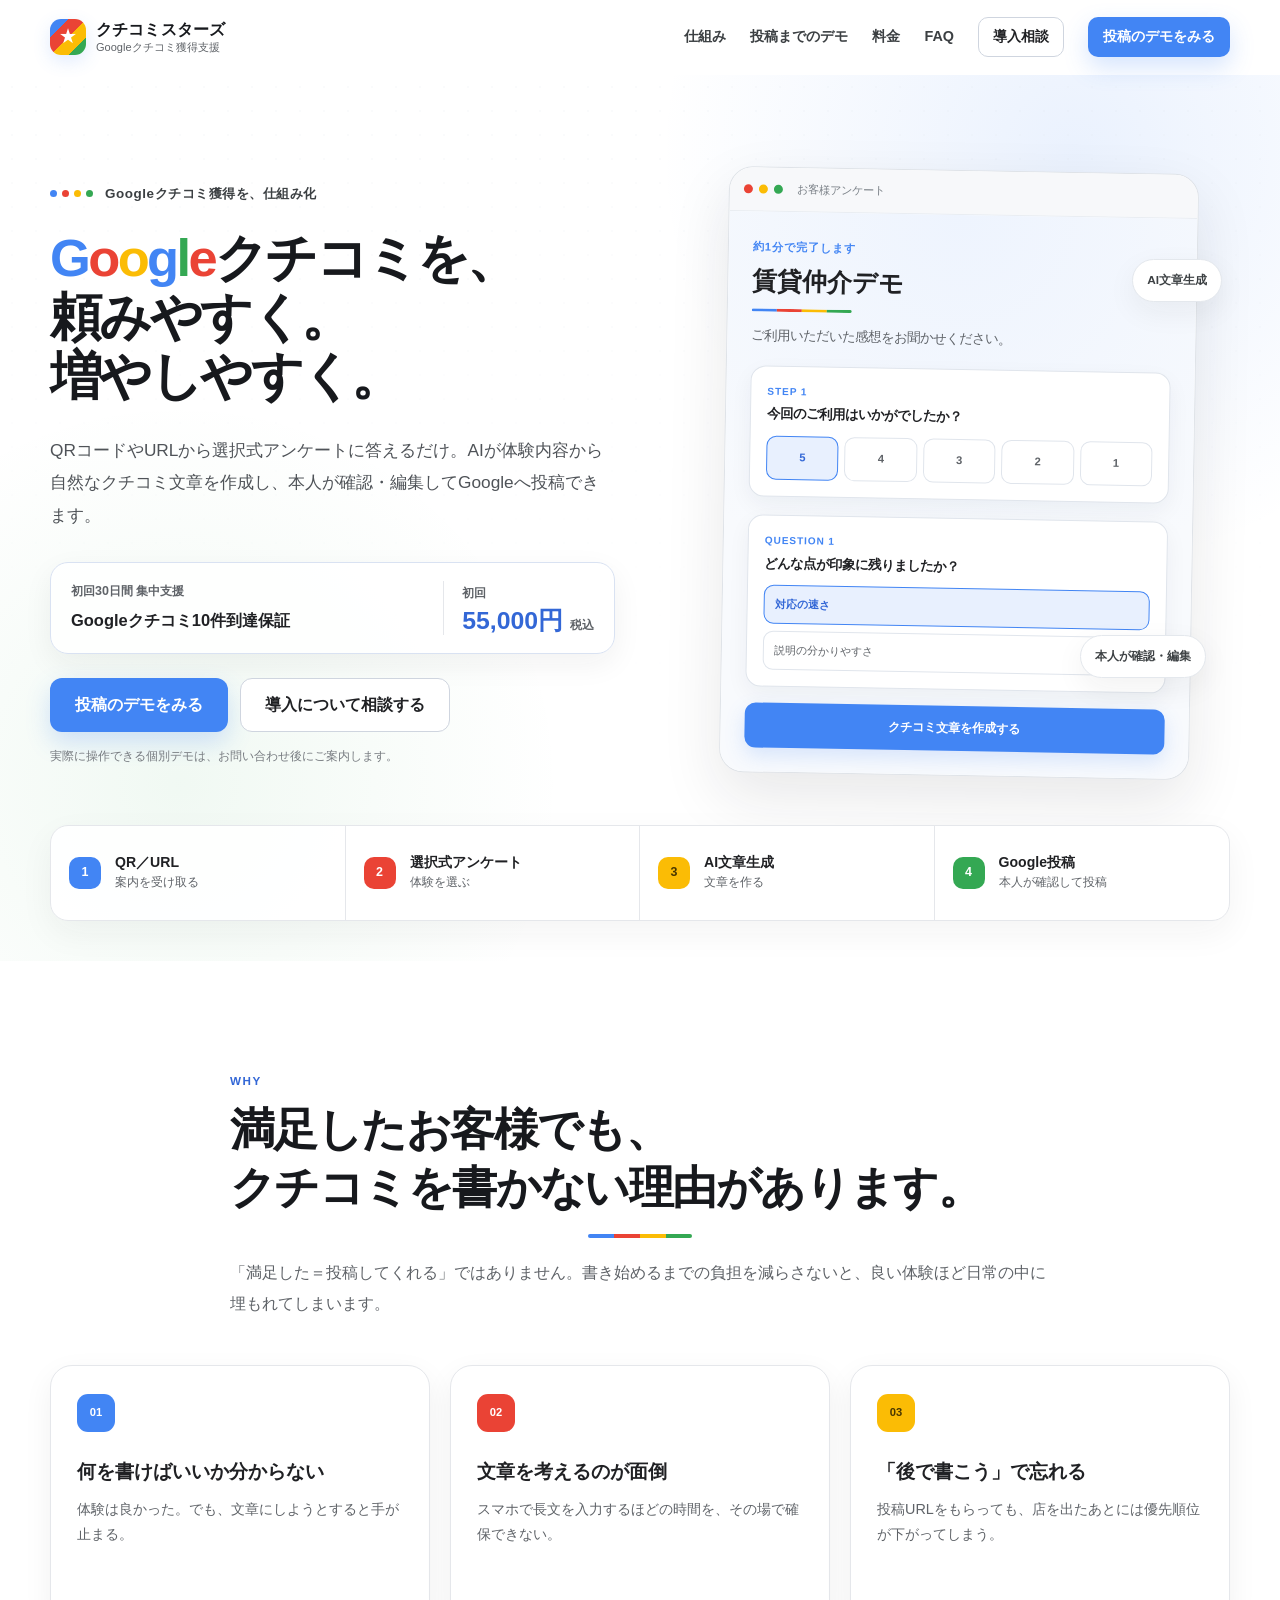
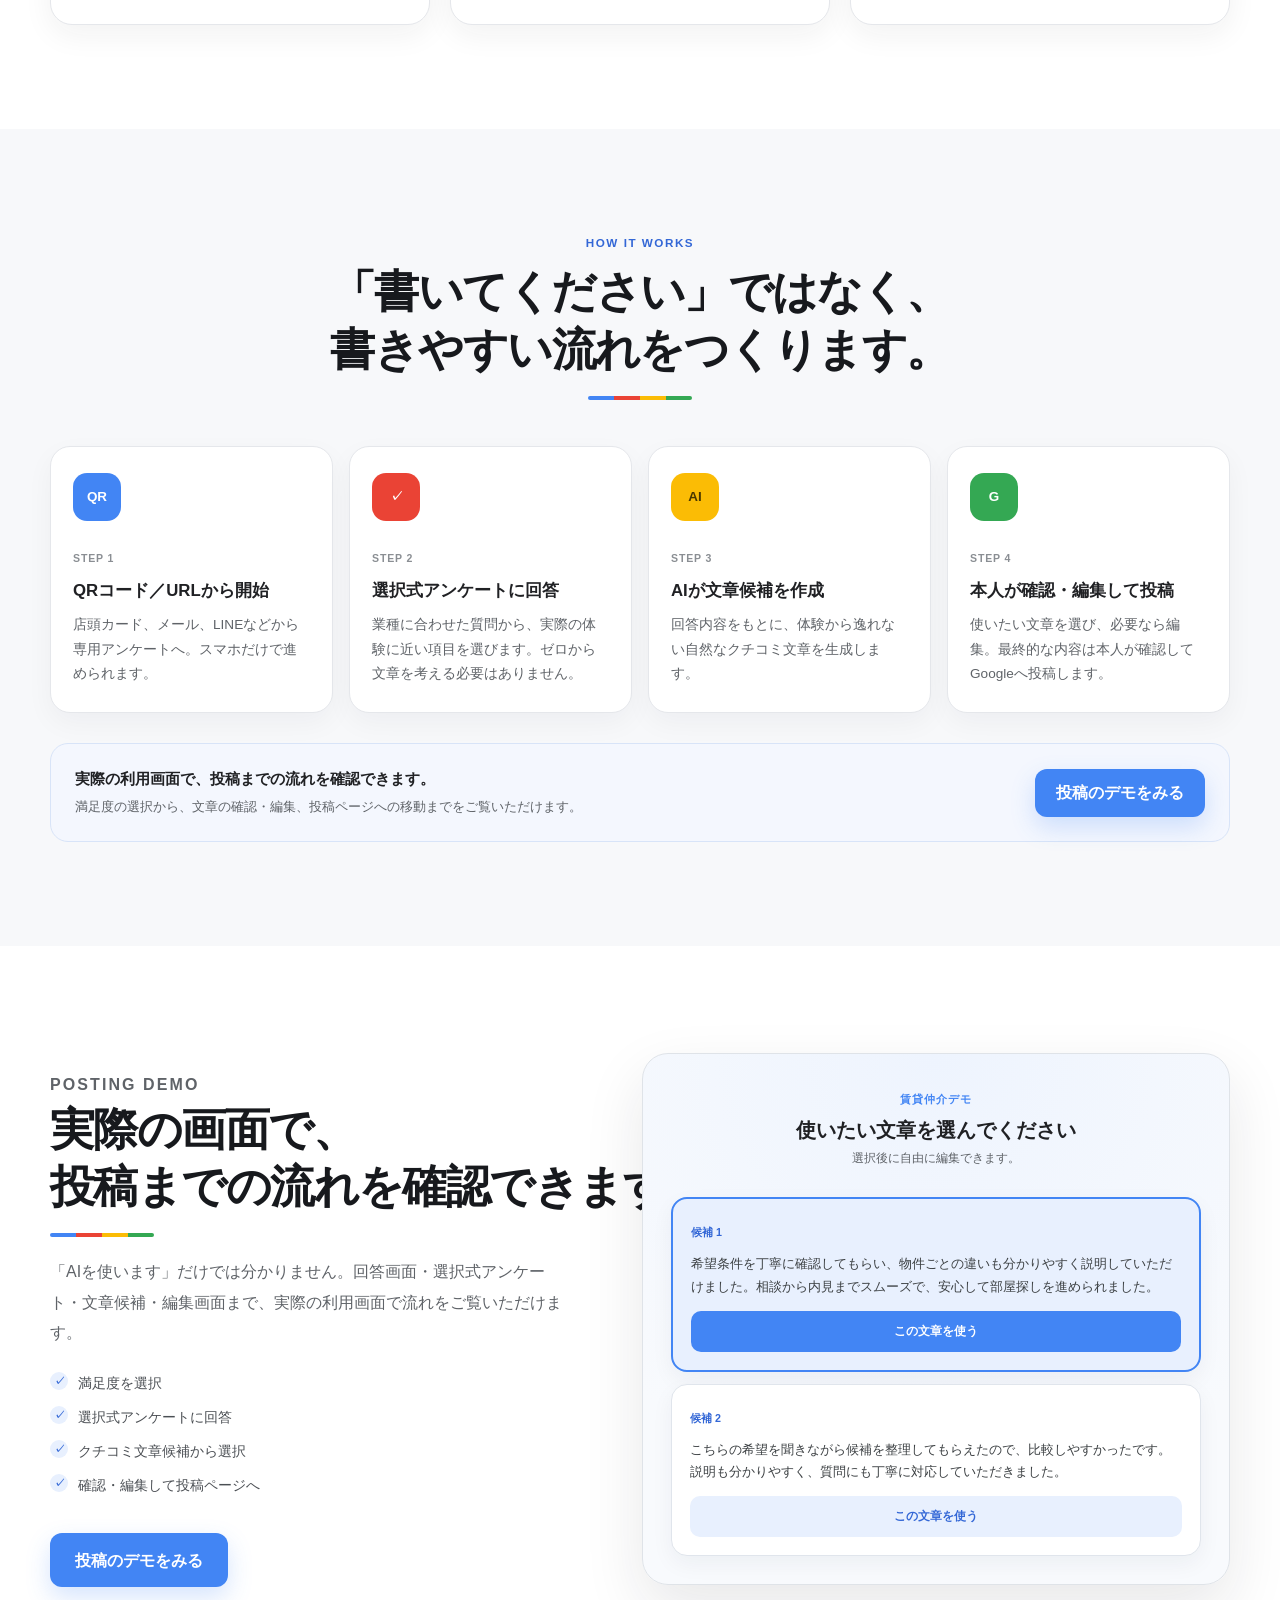
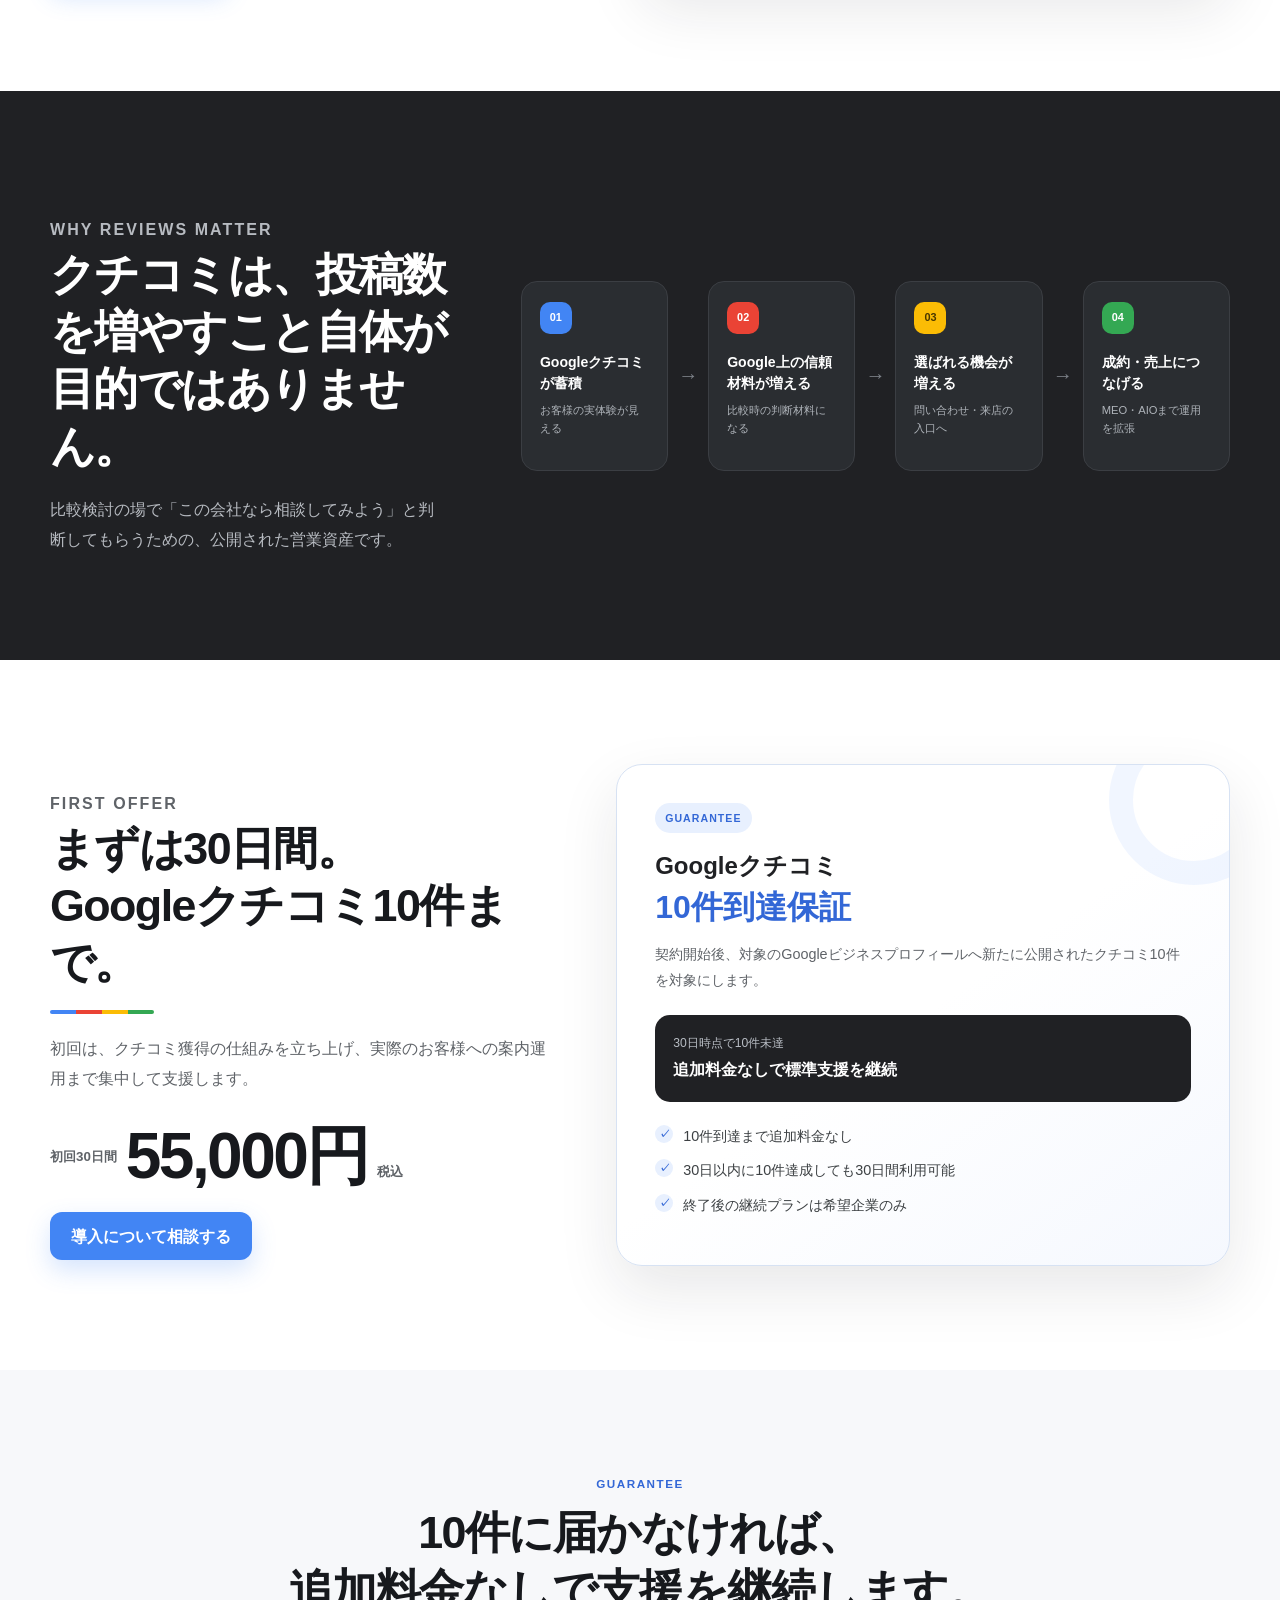
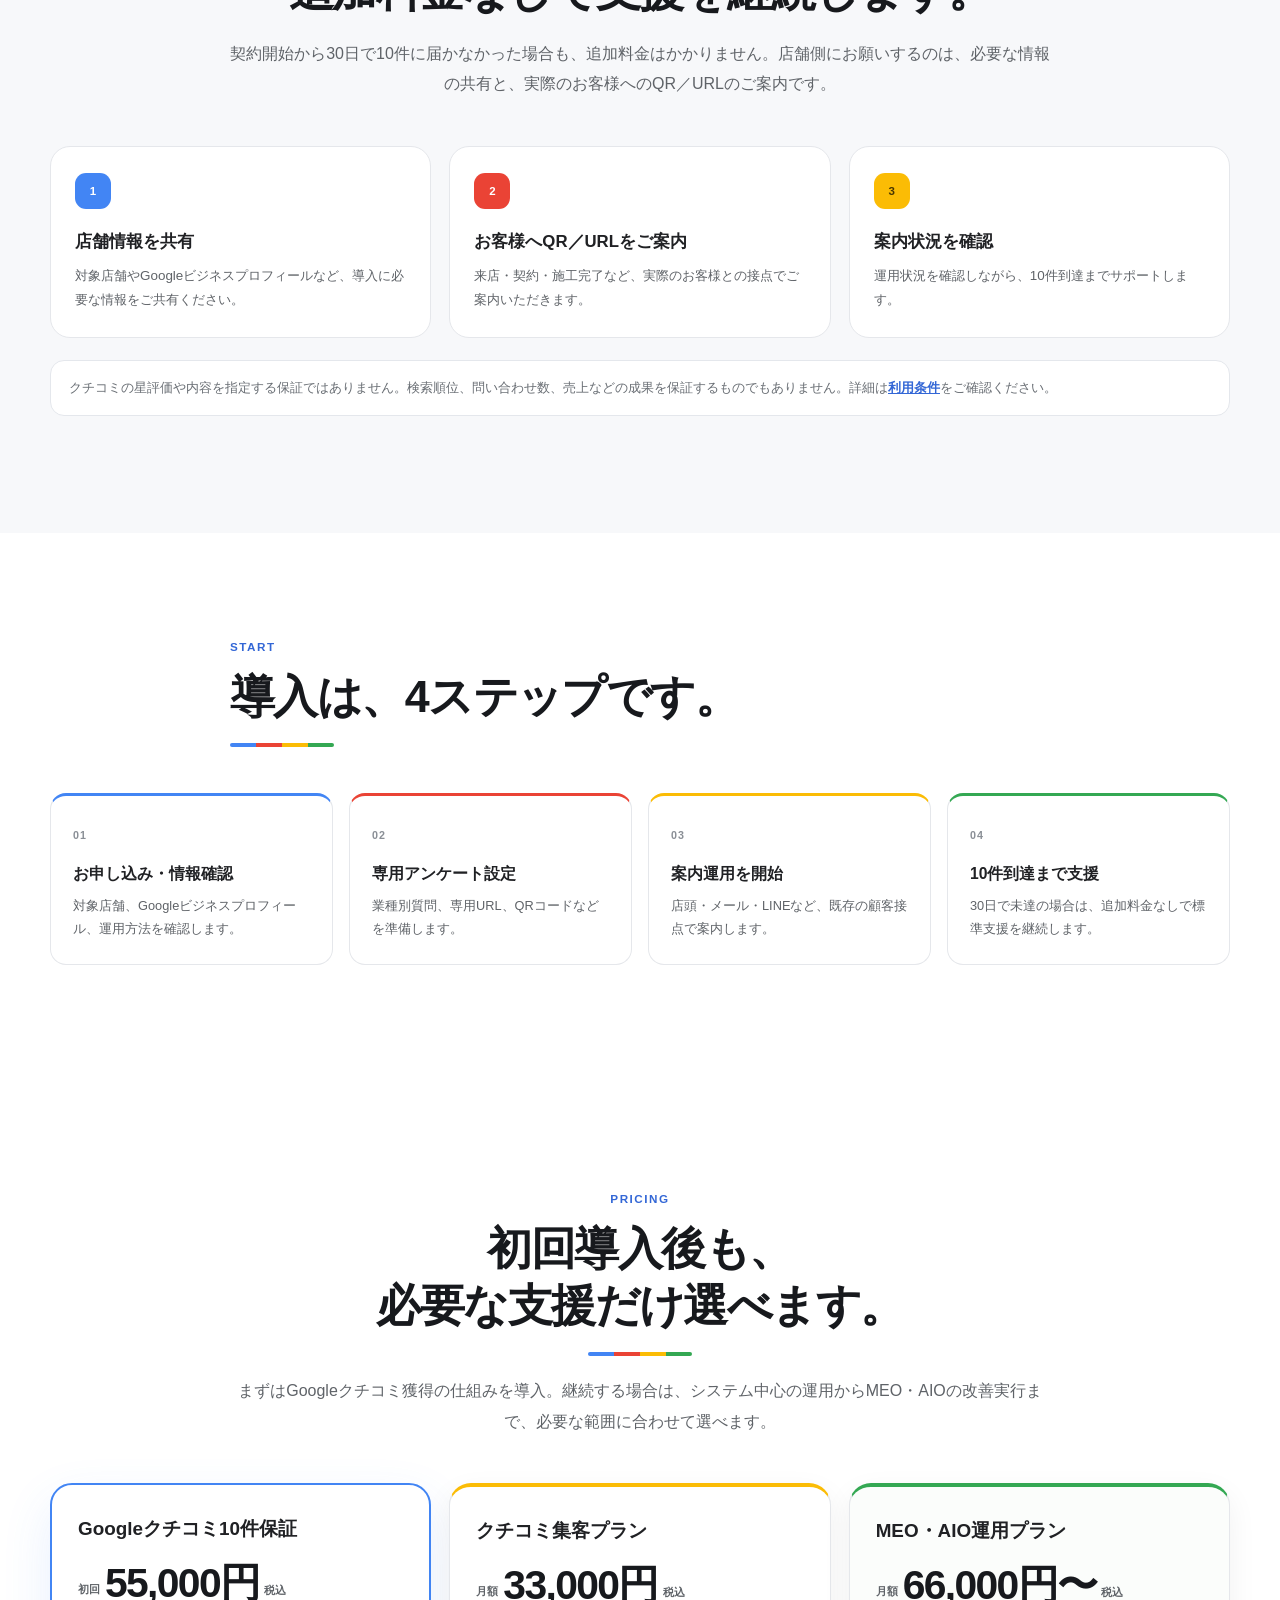
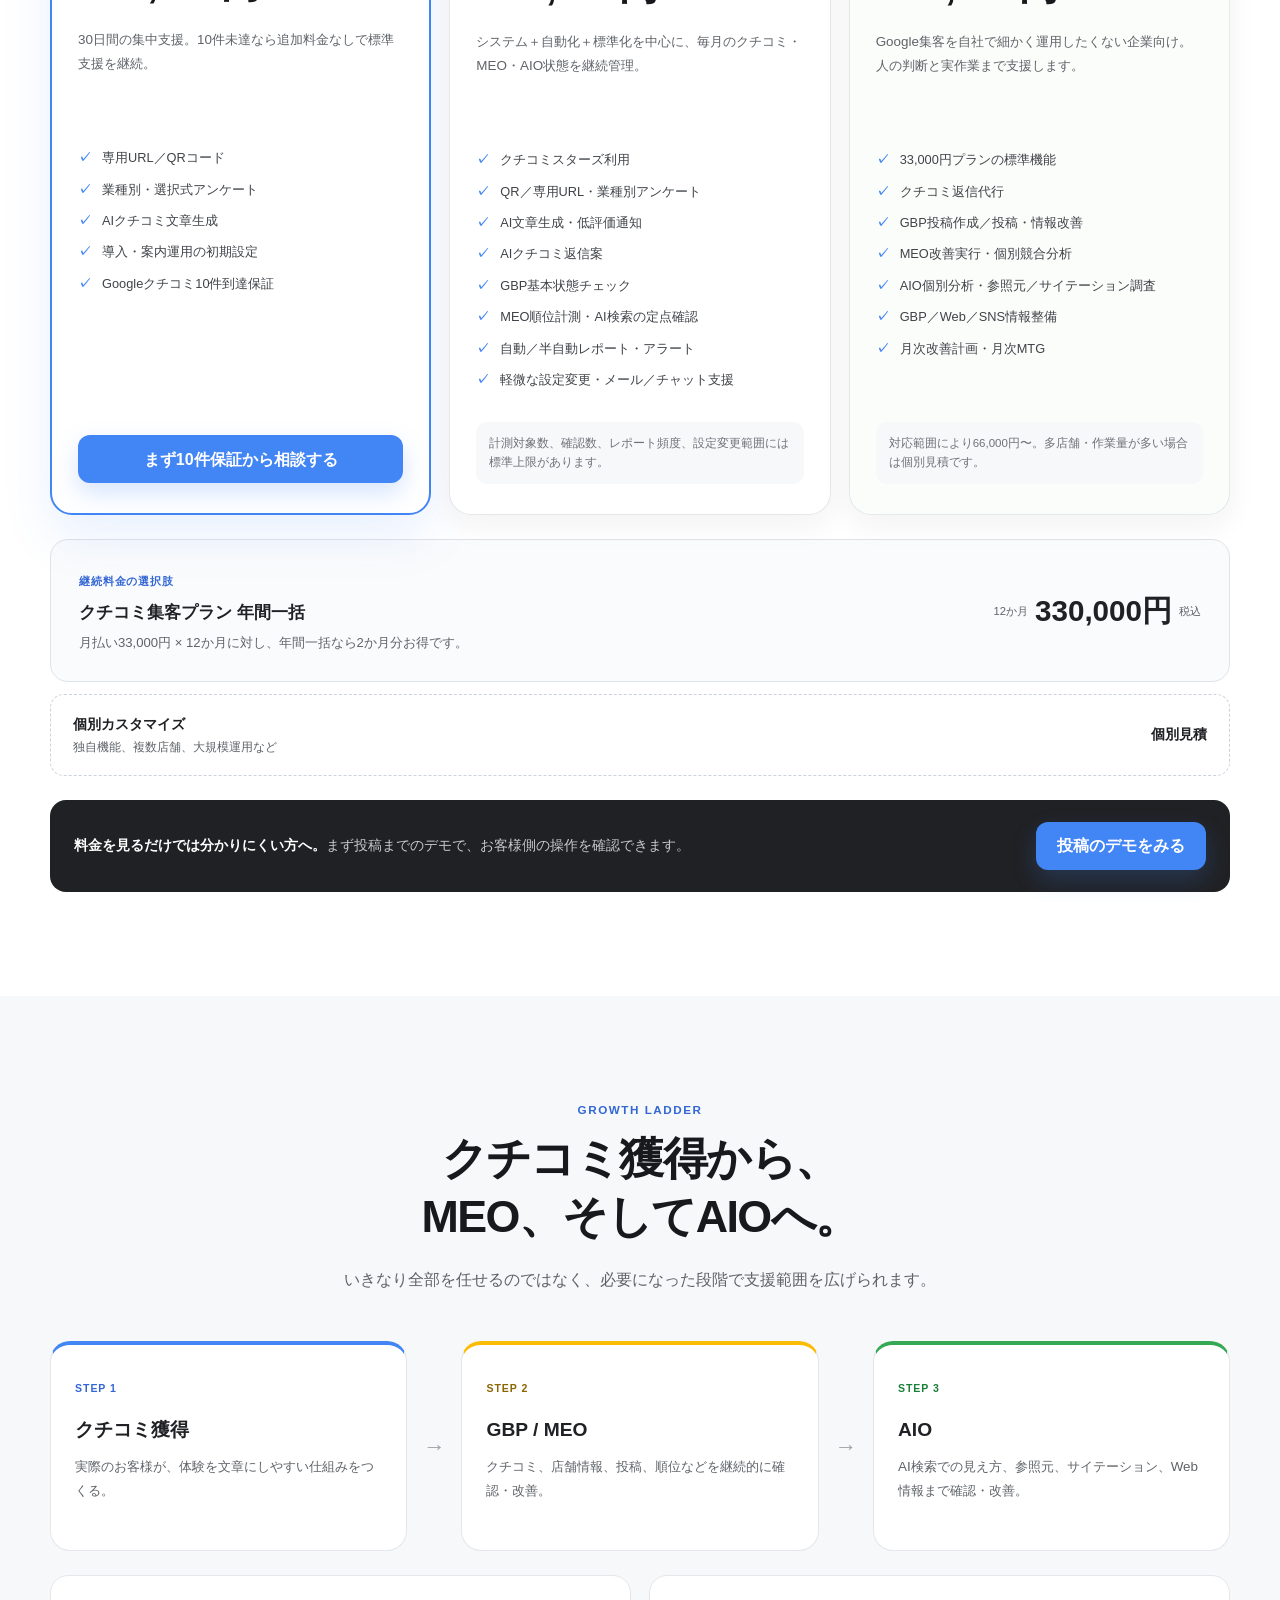
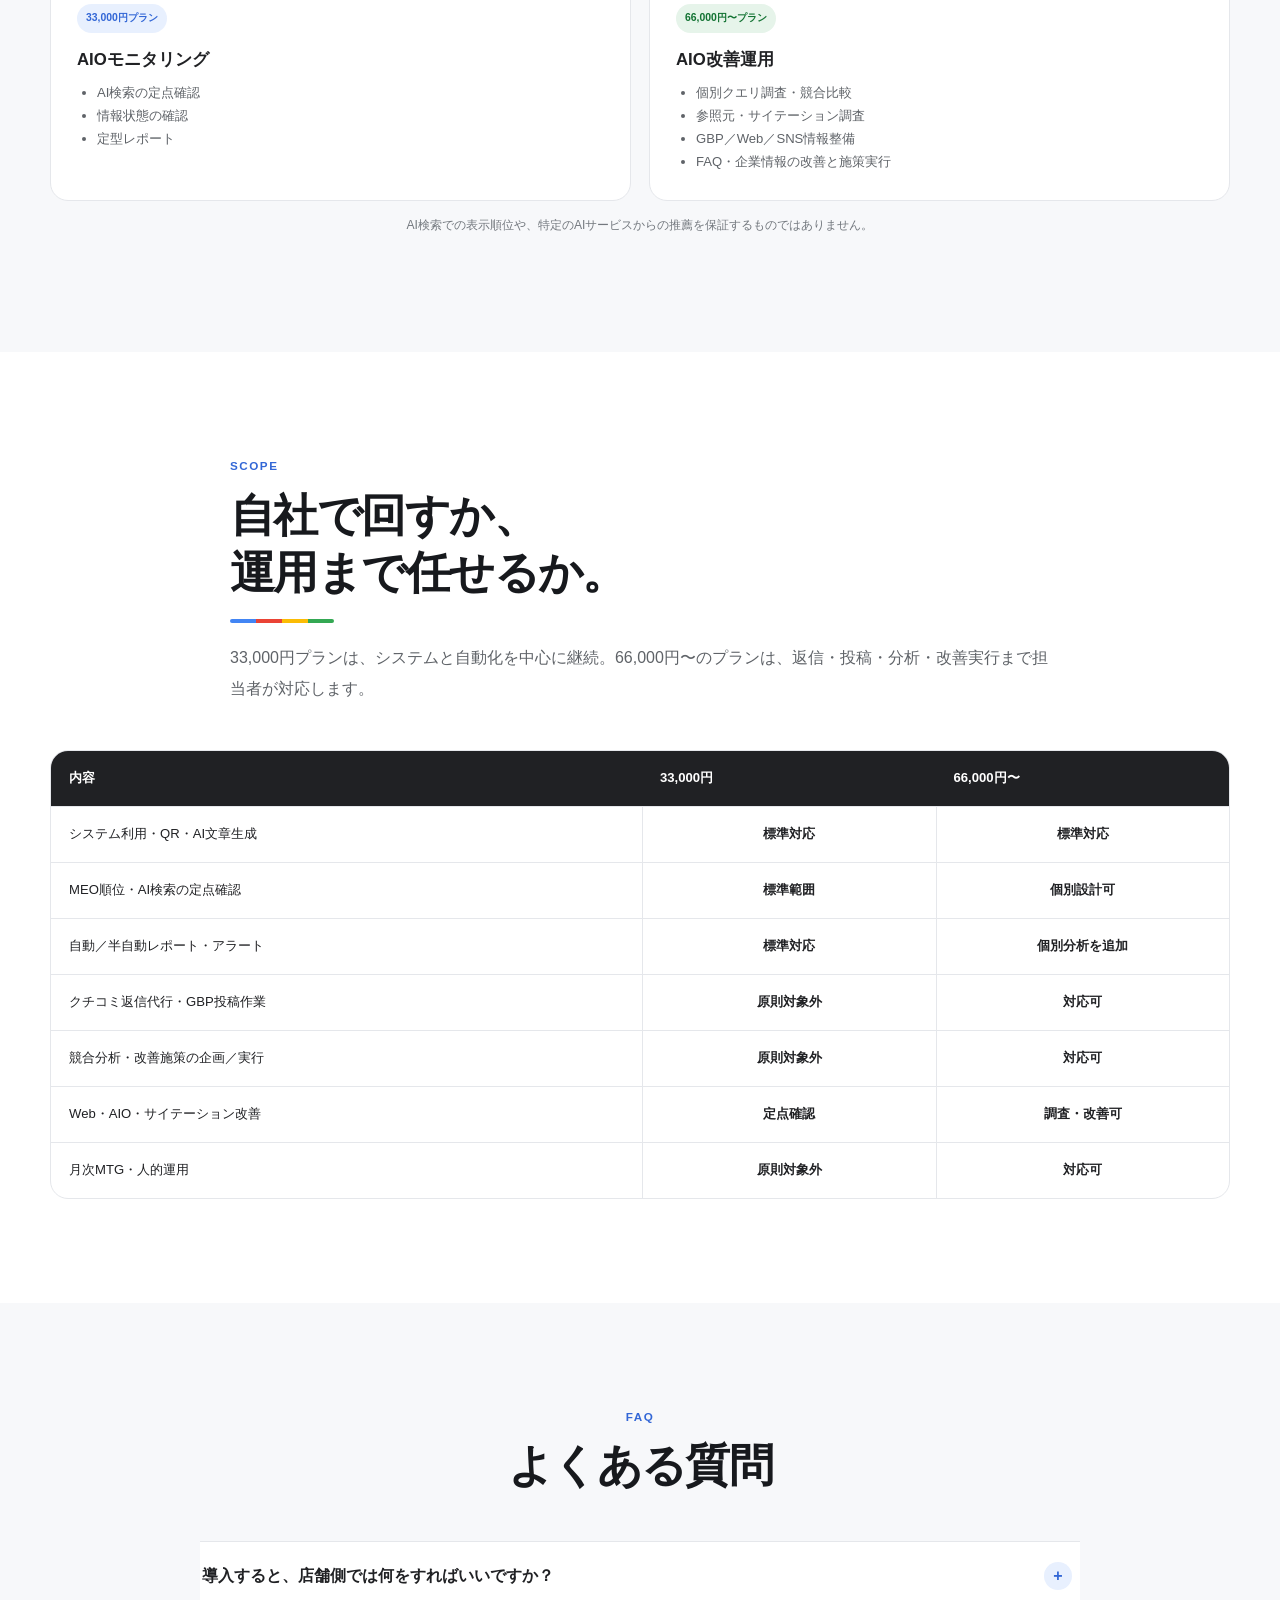
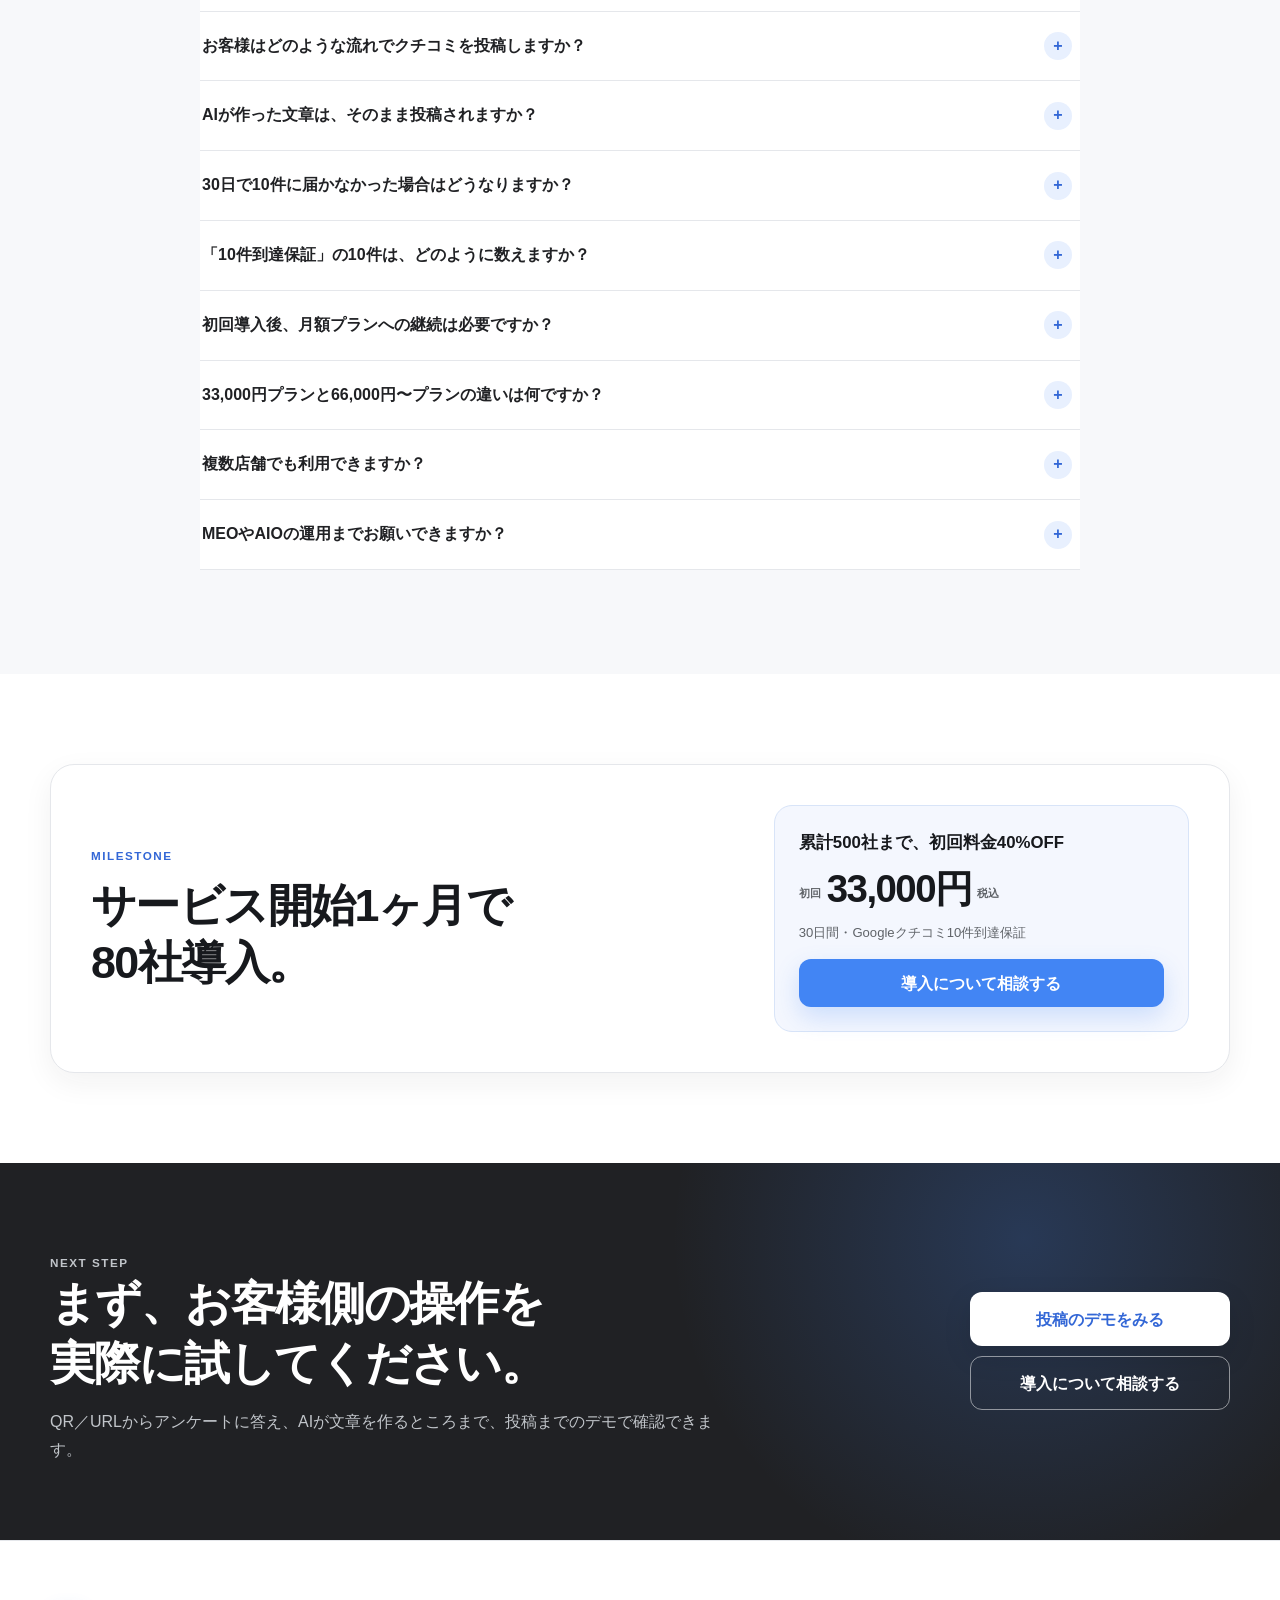
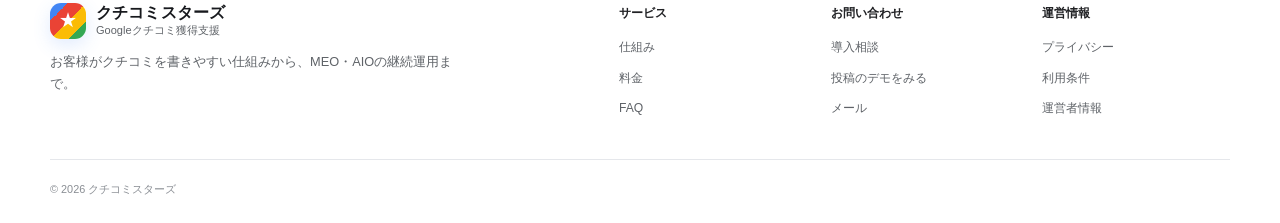
<file: index.html>
<!DOCTYPE html>
<html lang="ja">
<head>
  <meta charset="utf-8">
  <meta name="viewport" content="width=device-width, initial-scale=1">
  <title>クチコミスターズ｜Googleクチコミを、もっと書きやすく。もっと増やしやすく。</title>
  <meta name="description" content="QRコード・URLから選択式アンケートへ。AIが体験内容からクチコミ文章を作成し、本人が確認・編集してGoogleへ投稿。初回55,000円（税込）、Googleクチコミ10件到達保証。">
  <meta name="theme-color" content="#ffffff">
  <meta name="google-site-verification" content="">
  <link rel="canonical" href="https://kuchikomi-stars.com/">
  <link rel="icon" href="assets/favicon.svg?v=20260920-2" type="image/svg+xml">
  <link rel="stylesheet" href="assets/lp.css?v=20260921-2">
  <meta property="og:type" content="website">
  <meta property="og:locale" content="ja_JP">
  <meta property="og:title" content="クチコミスターズ｜Googleクチコミ10件到達保証">
  <meta property="og:description" content="QR／URL→選択式アンケート→AI文章生成→本人確認→Google投稿。初回55,000円（税込）、30日間集中支援。">
  <meta property="og:url" content="https://kuchikomi-stars.com/">
  <meta property="og:image" content="https://kuchikomi-stars.com/assets/og-image.png">
  <meta name="twitter:card" content="summary_large_image">
</head>
<body class="home-redesign" data-ga4-id="G-1ZKN01T0YL">
  <a class="skip-link" href="#main">本文へ移動</a>

  <header class="site-header" data-header>
    <div class="container header-inner">
      <a class="brand" href="./" aria-label="クチコミスターズ トップ">
        <span class="brand-mark" aria-hidden="true">★</span>
        <span class="brand-copy">
          <strong>クチコミスターズ</strong>
          <small>Googleクチコミ獲得支援</small>
        </span>
      </a>

      <button class="nav-toggle" type="button" aria-expanded="false" aria-controls="global-nav" data-nav-toggle>
        <span class="sr-only">メニューを開く</span>
        <span></span><span></span><span></span>
      </button>

      <nav class="global-nav" id="global-nav" aria-label="メインメニュー" data-nav>
        <a href="#how">仕組み</a>
        <a href="demo/">投稿までのデモ</a>
        <a href="#pricing">料金</a>
        <a href="#faq">FAQ</a>
        <a class="button button-small button-secondary" href="contact/">導入相談</a>
        <a class="button button-small button-primary"href="demo/">投稿のデモをみる</a>
      </nav>
    </div>
  </header>

  <main id="main">
    <section class="hero">
      <div class="container hero-grid">
        <div class="hero-copy">
          <div class="hero-kicker">
            <span class="kicker-dot dot-blue"></span>
            <span class="kicker-dot dot-red"></span>
            <span class="kicker-dot dot-yellow"></span>
            <span class="kicker-dot dot-green"></span>
            <strong>Googleクチコミ獲得を、仕組み化</strong>
          </div>

          <h1>
            <span class="hero-title-line hero-title-google"><span class="hero-google-blue">G</span><span class="hero-google-red">o</span><span class="hero-google-yellow">o</span><span class="hero-google-blue">g</span><span class="hero-google-green">l</span><span class="hero-google-red">e</span><span class="hero-title-google-tail">クチコミを、</span></span>
            <span class="hero-title-line hero-title-main">頼みやすく。</span>
            <span class="hero-title-line hero-title-main">増やしやすく。</span>
          </h1>

          <p class="hero-lead">QRコードやURLから選択式アンケートに答えるだけ。AIが体験内容から自然なクチコミ文章を作成し、本人が確認・編集してGoogleへ投稿できます。</p>

          <div class="hero-offer">
            <div>
              <small>初回30日間 集中支援</small>
              <strong>Googleクチコミ10件到達保証</strong>
            </div>
            <div class="hero-price">
              <small>初回</small>
              <strong>55,000円</strong>
              <span>税込</span>
            </div>
          </div>

          <div class="hero-actions">
            <a class="button button-primary button-large"href="demo/">投稿のデモをみる</a>
            <a class="button button-secondary button-large" href="contact/">導入について相談する</a>
          </div>

          <p class="hero-note">実際に操作できる個別デモは、お問い合わせ後にご案内します。</p>
        </div>

        <div class="hero-product" aria-label="クチコミスターズの利用イメージ">
          <div class="product-window">
            <div class="product-window-bar">
              <span></span><span></span><span></span>
              <small>お客様アンケート</small>
            </div>
            <div class="product-screen">
              <p class="product-eyebrow">約1分で完了します</p>
              <h2>賃貸仲介デモ</h2>
              <div class="google-accent" aria-hidden="true"><i></i><i></i><i></i><i></i></div>
              <p>ご利用いただいた感想をお聞かせください。</p>
              <div class="screen-panel">
                <small>STEP 1</small>
                <strong>今回のご利用はいかがでしたか？</strong>
                <div class="rating-row" aria-hidden="true">
                  <span>5</span><span>4</span><span>3</span><span>2</span><span>1</span>
                </div>
              </div>
              <div class="screen-panel screen-panel-soft">
                <small>QUESTION 1</small>
                <strong>どんな点が印象に残りましたか？</strong>
                <div class="choice-pill-row" aria-hidden="true">
                  <span>対応の速さ</span><span>説明の分かりやすさ</span>
                </div>
              </div>
              <div class="screen-button" aria-hidden="true">クチコミ文章を作成する</div>
            </div>
          </div>
          <div class="floating-badge badge-ai">AI文章生成</div>
          <div class="floating-badge badge-edit">本人が確認・編集</div>
        </div>
      </div>

      <div class="container hero-flow" aria-label="クチコミ投稿までの4ステップ">
        <div><span class="flow-color blue">1</span><strong>QR／URL</strong><small>案内を受け取る</small></div>
        <div><span class="flow-color red">2</span><strong>選択式アンケート</strong><small>体験を選ぶ</small></div>
        <div><span class="flow-color yellow">3</span><strong>AI文章生成</strong><small>文章を作る</small></div>
        <div><span class="flow-color green">4</span><strong>Google投稿</strong><small>本人が確認して投稿</small></div>
      </div>
    </section>

    <section class="section problem-section" id="problem">
      <div class="container section-heading">
        <p class="eyebrow">WHY</p>
        <h2>満足したお客様でも、<br>クチコミを書かない理由があります。</h2>
        <div class="heading-accent" aria-hidden="true"><i></i><i></i><i></i><i></i></div>
        <p>「満足した＝投稿してくれる」ではありません。書き始めるまでの負担を減らさないと、良い体験ほど日常の中に埋もれてしまいます。</p>
      </div>

      <div class="container pain-grid">
        <article class="pain-card">
          <span class="pain-number blue">01</span>
          <h3>何を書けばいいか分からない</h3>
          <p>体験は良かった。でも、文章にしようとすると手が止まる。</p>
        </article>
        <article class="pain-card">
          <span class="pain-number red">02</span>
          <h3>文章を考えるのが面倒</h3>
          <p>スマホで長文を入力するほどの時間を、その場で確保できない。</p>
        </article>
        <article class="pain-card">
          <span class="pain-number yellow">03</span>
          <h3>「後で書こう」で忘れる</h3>
          <p>投稿URLをもらっても、店を出たあとには優先順位が下がってしまう。</p>
        </article>
      </div>
    </section>

    <section class="section section-soft" id="how">
      <div class="container section-heading centered">
        <p class="eyebrow">HOW IT WORKS</p>
        <h2><span class="how-title-line">「書いてください」ではなく、</span><span class="how-title-line">書きやすい流れをつくります。</span></h2>
        <div class="heading-accent" aria-hidden="true"><i></i><i></i><i></i><i></i></div>
      </div>

      <div class="container process-grid">
        <article class="process-card">
          <div class="process-icon blue">QR</div>
          <span>STEP 1</span>
          <h3>QRコード／URLから開始</h3>
          <p>店頭カード、メール、LINEなどから専用アンケートへ。スマホだけで進められます。</p>
        </article>
        <article class="process-card">
          <div class="process-icon red">✓</div>
          <span>STEP 2</span>
          <h3>選択式アンケートに回答</h3>
          <p>業種に合わせた質問から、実際の体験に近い項目を選びます。ゼロから文章を考える必要はありません。</p>
        </article>
        <article class="process-card">
          <div class="process-icon yellow">AI</div>
          <span>STEP 3</span>
          <h3>AIが文章候補を作成</h3>
          <p>回答内容をもとに、体験から逸れない自然なクチコミ文章を生成します。</p>
        </article>
        <article class="process-card">
          <div class="process-icon green">G</div>
          <span>STEP 4</span>
          <h3>本人が確認・編集して投稿</h3>
          <p>使いたい文章を選び、必要なら編集。最終的な内容は本人が確認してGoogleへ投稿します。</p>
        </article>
      </div>

      <div class="container demo-cta-inline">
        <div>
          <strong>実際の利用画面で、投稿までの流れを確認できます。</strong>
          <span>満足度の選択から、文章の確認・編集、投稿ページへの移動までをご覧いただけます。</span>
        </div>
        <a class="button button-primary" href="demo/">投稿のデモをみる</a>
      </div>
    </section>

    
    <section class="section" id="demo">
      <div class="container demo-layout">
        <div class="demo-copy">
          <p class="eyebrow">POSTING DEMO</p>
          <h2 class="demo-title"><span class="demo-title-line">実際の画面で、</span><span class="demo-title-line">投稿までの流れを確認できます。</span></h2>
          <div class="heading-accent left" aria-hidden="true"><i></i><i></i><i></i><i></i></div>
          <p>「AIを使います」だけでは分かりません。回答画面・選択式アンケート・文章候補・編集画面まで、実際の利用画面で流れをご覧いただけます。</p>
          <ul class="plain-checks">
            <li>満足度を選択</li>
            <li>選択式アンケートに回答</li>
            <li>クチコミ文章候補から選択</li>
            <li>確認・編集して投稿ページへ</li>
          </ul>
          <a class="button button-primary button-large" href="demo/">投稿のデモをみる</a>
        </div>
        <div class="candidate-preview" aria-label="クチコミ文章候補画面のイメージ">
          <div class="candidate-preview-header">
            <small>賃貸仲介デモ</small>
            <strong>使いたい文章を選んでください</strong>
            <span>選択後に自由に編集できます。</span>
          </div>
          <article class="candidate-item selected">
            <small>候補 1</small>
            <p>希望条件を丁寧に確認してもらい、物件ごとの違いも分かりやすく説明していただけました。相談から内見までスムーズで、安心して部屋探しを進められました。</p>
            <button type="button" tabindex="-1">この文章を使う</button>
          </article>
          <article class="candidate-item">
            <small>候補 2</small>
            <p>こちらの希望を聞きながら候補を整理してもらえたので、比較しやすかったです。説明も分かりやすく、質問にも丁寧に対応していただきました。</p>
            <button type="button" tabindex="-1">この文章を使う</button>
          </article>
        </div>
      </div>
    </section>

    <section class="section section-charcoal" id="value">
      <div class="container value-layout">
        <div class="value-copy">
          <p class="eyebrow eyebrow-light">WHY REVIEWS MATTER</p>
          <h2>クチコミは、投稿数を増やすこと自体が目的ではありません。</h2>
          <p>比較検討の場で「この会社なら相談してみよう」と判断してもらうための、公開された営業資産です。</p>
        </div>

        <div class="value-chain" aria-label="クチコミから売上までの流れ">
          <div><span class="blue">01</span><strong>Googleクチコミが蓄積</strong><small>お客様の実体験が見える</small></div>
          <b>→</b>
          <div><span class="red">02</span><strong>Google上の信頼材料が増える</strong><small>比較時の判断材料になる</small></div>
          <b>→</b>
          <div><span class="yellow">03</span><strong>選ばれる機会が増える</strong><small>問い合わせ・来店の入口へ</small></div>
          <b>→</b>
          <div><span class="green">04</span><strong>成約・売上につなげる</strong><small>MEO・AIOまで運用を拡張</small></div>
        </div>
      </div>
    </section>

    <section class="section" id="first-offer">
      <div class="container first-offer-grid">
        <div class="first-offer-copy">
          <p class="eyebrow">FIRST OFFER</p>
          <h2>まずは30日間。<br>Googleクチコミ10件まで。</h2>
          <div class="heading-accent left" aria-hidden="true"><i></i><i></i><i></i><i></i></div>
          <p>初回は、クチコミ獲得の仕組みを立ち上げ、実際のお客様への案内運用まで集中して支援します。</p>
          <div class="price-lockup">
            <small>初回30日間</small>
            <strong>55,000円</strong>
            <span>税込</span>
          </div>
          <a class="button button-primary" href="contact/">導入について相談する</a>
        </div>

        <article class="guarantee-card">
          <span class="guarantee-label">GUARANTEE</span>
          <h3>Googleクチコミ<br><strong>10件到達保証</strong></h3>
          <p>契約開始後、対象のGoogleビジネスプロフィールへ新たに公開されたクチコミ10件を対象にします。</p>
          <div class="guarantee-rule">
            <span>30日時点で10件未達</span>
            <strong>追加料金なしで標準支援を継続</strong>
          </div>
          <ul class="plain-checks">
            <li>10件到達まで追加料金なし</li>
            <li>30日以内に10件達成しても30日間利用可能</li>
            <li>終了後の継続プランは希望企業のみ</li>
          </ul>
        </article>
      </div>
    </section>

    <section class="section section-soft" id="guarantee">
      <div class="container section-heading centered">
        <p class="eyebrow">GUARANTEE</p>
        <h2>10件に届かなければ、<br>追加料金なしで支援を継続します。</h2>
        <p>契約開始から30日で10件に届かなかった場合も、追加料金はかかりません。店舗側にお願いするのは、必要な情報の共有と、実際のお客様へのQR／URLのご案内です。</p>
      </div>

      <div class="container guarantee-steps">
        <article><span class="blue">1</span><h3>店舗情報を共有</h3><p>対象店舗やGoogleビジネスプロフィールなど、導入に必要な情報をご共有ください。</p></article>
        <article><span class="red">2</span><h3>お客様へQR／URLをご案内</h3><p>来店・契約・施工完了など、実際のお客様との接点でご案内いただきます。</p></article>
        <article><span class="yellow">3</span><h3>案内状況を確認</h3><p>運用状況を確認しながら、10件到達までサポートします。</p></article>
      </div>

      <p class="container policy-note">クチコミの星評価や内容を指定する保証ではありません。検索順位、問い合わせ数、売上などの成果を保証するものでもありません。詳細は<a href="terms/">利用条件</a>をご確認ください。</p>
    </section>

    <section class="section" id="onboarding">
      <div class="container section-heading">
        <p class="eyebrow">START</p>
        <h2>導入は、4ステップです。</h2>
        <div class="heading-accent left" aria-hidden="true"><i></i><i></i><i></i><i></i></div>
      </div>

      <ol class="container onboarding-grid">
        <li><span>01</span><div><h3>お申し込み・情報確認</h3><p>対象店舗、Googleビジネスプロフィール、運用方法を確認します。</p></div></li>
        <li><span>02</span><div><h3>専用アンケート設定</h3><p>業種別質問、専用URL、QRコードなどを準備します。</p></div></li>
        <li><span>03</span><div><h3>案内運用を開始</h3><p>店頭・メール・LINEなど、既存の顧客接点で案内します。</p></div></li>
        <li><span>04</span><div><h3>10件到達まで支援</h3><p>30日で未達の場合は、追加料金なしで標準支援を継続します。</p></div></li>
      </ol>
    </section>

    <section class="section pricing-section" id="pricing">
      <div class="container section-heading centered">
        <p class="eyebrow">PRICING</p>
        <h2>初回導入後も、<br>必要な支援だけ選べます。</h2>
        <div class="heading-accent" aria-hidden="true"><i></i><i></i><i></i><i></i></div>
        <p>まずはGoogleクチコミ獲得の仕組みを導入。継続する場合は、システム中心の運用からMEO・AIOの改善実行まで、必要な範囲に合わせて選べます。</p>
      </div>

      <div class="container pricing-cards">
        <article class="pricing-card pricing-card-entry">
          <h3>Googleクチコミ10件保証</h3>
          <p class="plan-price"><small>初回</small><strong>55,000円</strong><span>税込</span></p>
          <p class="plan-summary">30日間の集中支援。10件未達なら追加料金なしで標準支援を継続。</p>
          <ul class="plan-list">
            <li>専用URL／QRコード</li>
            <li>業種別・選択式アンケート</li>
            <li>AIクチコミ文章生成</li>
            <li>導入・案内運用の初期設定</li>
            <li>Googleクチコミ10件到達保証</li>
          </ul>
          <a class="button button-primary button-block" href="contact/">まず10件保証から相談する</a>
        </article>

        <article class="pricing-card pricing-card-standard">
          <h3>クチコミ集客プラン</h3>
          <p class="plan-price"><small>月額</small><strong>33,000円</strong><span>税込</span></p>
          <p class="plan-summary">システム＋自動化＋標準化を中心に、毎月のクチコミ・MEO・AIO状態を継続管理。</p>
          <ul class="plan-list">
            <li>クチコミスターズ利用</li>
            <li>QR／専用URL・業種別アンケート</li>
            <li>AI文章生成・低評価通知</li>
            <li>AIクチコミ返信案</li>
            <li>GBP基本状態チェック</li>
            <li>MEO順位計測・AI検索の定点確認</li>
            <li>自動／半自動レポート・アラート</li>
            <li>軽微な設定変更・メール／チャット支援</li>
          </ul>
          <p class="plan-limit">計測対象数、確認数、レポート頻度、設定変更範囲には標準上限があります。</p>
        </article>

        <article class="pricing-card pricing-card-pro">
          <h3>MEO・AIO運用プラン</h3>
          <p class="plan-price"><small>月額</small><strong>66,000円〜</strong><span>税込</span></p>
          <p class="plan-summary">Google集客を自社で細かく運用したくない企業向け。人の判断と実作業まで支援します。</p>
          <ul class="plan-list">
            <li>33,000円プランの標準機能</li>
            <li>クチコミ返信代行</li>
            <li>GBP投稿作成／投稿・情報改善</li>
            <li>MEO改善実行・個別競合分析</li>
            <li>AIO個別分析・参照元／サイテーション調査</li>
            <li>GBP／Web／SNS情報整備</li>
            <li>月次改善計画・月次MTG</li>
          </ul>
          <p class="plan-limit">対応範囲により66,000円〜。多店舗・作業量が多い場合は個別見積です。</p>
        </article>
      </div>

      <div class="container annual-card">
        <div>
          <span class="annual-label">継続料金の選択肢</span>
          <h3>クチコミ集客プラン 年間一括</h3>
          <p>月払い33,000円 × 12か月に対し、年間一括なら2か月分お得です。</p>
        </div>
        <div class="annual-price">
          <span>12か月</span>
          <strong>330,000円</strong>
          <small>税込</small>
        </div>
      </div>

      <div class="container custom-row">
        <div><strong>個別カスタマイズ</strong><span>独自機能、複数店舗、大規模運用など</span></div>
        <b>個別見積</b>
      </div>

      <div class="container pricing-demo-row">
        <p><strong>料金を見るだけでは分かりにくい方へ。</strong>まず投稿までのデモで、お客様側の操作を確認できます。</p>
        <a class="button button-primary"href="demo/">投稿のデモをみる</a>
      </div>
    </section>

    <section class="section section-soft" id="ladder">
      <div class="container section-heading centered">
        <p class="eyebrow">GROWTH LADDER</p>
        <h2>クチコミ獲得から、<br>MEO、そしてAIOへ。</h2>
        <p>いきなり全部を任せるのではなく、必要になった段階で支援範囲を広げられます。</p>
      </div>

      <div class="container ladder">
        <article class="ladder-step step-review">
          <span>STEP 1</span>
          <h3>クチコミ獲得</h3>
          <p>実際のお客様が、体験を文章にしやすい仕組みをつくる。</p>
        </article>
        <div class="ladder-arrow">→</div>
        <article class="ladder-step step-meo">
          <span>STEP 2</span>
          <h3>GBP / MEO</h3>
          <p>クチコミ、店舗情報、投稿、順位などを継続的に確認・改善。</p>
        </article>
        <div class="ladder-arrow">→</div>
        <article class="ladder-step step-aio">
          <span>STEP 3</span>
          <h3>AIO</h3>
          <p>AI検索での見え方、参照元、サイテーション、Web情報まで確認・改善。</p>
        </article>
      </div>

      <div class="container aio-compare">
        <article>
          <span class="compare-label">33,000円プラン</span>
          <h3>AIOモニタリング</h3>
          <ul>
            <li>AI検索の定点確認</li>
            <li>情報状態の確認</li>
            <li>定型レポート</li>
          </ul>
        </article>
        <article>
          <span class="compare-label">66,000円〜プラン</span>
          <h3>AIO改善運用</h3>
          <ul>
            <li>個別クエリ調査・競合比較</li>
            <li>参照元・サイテーション調査</li>
            <li>GBP／Web／SNS情報整備</li>
            <li>FAQ・企業情報の改善と施策実行</li>
          </ul>
        </article>
      </div>
      <p class="container aio-note">AI検索での表示順位や、特定のAIサービスからの推薦を保証するものではありません。</p>
    </section>

    <section class="section" id="scope">
      <div class="container section-heading">
        <p class="eyebrow">SCOPE</p>
        <h2>自社で回すか、<br>運用まで任せるか。</h2>
        <div class="heading-accent left" aria-hidden="true"><i></i><i></i><i></i><i></i></div>
        <p>33,000円プランは、システムと自動化を中心に継続。66,000円〜のプランは、返信・投稿・分析・改善実行まで担当者が対応します。</p>
      </div>

      <div class="container scope-table" role="table" aria-label="33,000円プランと66,000円〜プランの違い">
        <div class="scope-head" role="row">
          <span role="columnheader">内容</span>
          <span role="columnheader">33,000円</span>
          <span role="columnheader">66,000円〜</span>
        </div>
        <div role="row"><span role="cell">システム利用・QR・AI文章生成</span><strong role="cell">標準対応</strong><strong role="cell">標準対応</strong></div>
        <div role="row"><span role="cell">MEO順位・AI検索の定点確認</span><strong role="cell">標準範囲</strong><strong role="cell">個別設計可</strong></div>
        <div role="row"><span role="cell">自動／半自動レポート・アラート</span><strong role="cell">標準対応</strong><strong role="cell">個別分析を追加</strong></div>
        <div role="row"><span role="cell">クチコミ返信代行・GBP投稿作業</span><strong role="cell">原則対象外</strong><strong role="cell">対応可</strong></div>
        <div role="row"><span role="cell">競合分析・改善施策の企画／実行</span><strong role="cell">原則対象外</strong><strong role="cell">対応可</strong></div>
        <div role="row"><span role="cell">Web・AIO・サイテーション改善</span><strong role="cell">定点確認</strong><strong role="cell">調査・改善可</strong></div>
        <div role="row"><span role="cell">月次MTG・人的運用</span><strong role="cell">原則対象外</strong><strong role="cell">対応可</strong></div>
      </div>
    </section>

    <section class="section section-soft faq-section" id="faq">
      <div class="container section-heading centered">
        <p class="eyebrow">FAQ</p>
        <h2>よくある質問</h2>
      </div>

      <div class="container faq-list">
        <details>
          <summary>導入すると、店舗側では何をすればいいですか？</summary>
          <p>対象店舗やGoogleビジネスプロフィールなど、導入に必要な情報をご共有いただきます。専用アンケート、URL、QRコードはこちらで準備しますので、運用開始後は実際のお客様へQRコードやURLをご案内いただくのが主な対応です。</p>
        </details>
        <details>
          <summary>お客様はどのような流れでクチコミを投稿しますか？</summary>
          <p>QRコードまたはURLから選択式アンケートに回答すると、その内容をもとにAIがクチコミ文章の候補を作成します。お客様自身が内容を確認・編集し、Googleの投稿画面から投稿します。</p>
        </details>
        <details>
          <summary>AIが作った文章は、そのまま投稿されますか？</summary>
          <p>いいえ。AIが作成するのは文章候補です。投稿前にお客様自身が内容を確認し、必要に応じて編集できます。最終的に投稿する文章はお客様自身が決めます。</p>
        </details>
        <details>
          <summary>30日で10件に届かなかった場合はどうなりますか？</summary>
          <p>追加料金なしで、10件到達まで標準支援を継続します。店舗情報の共有や、実際のお客様へのQR／URL案内など、通常の運用にご協力いただくことが前提です。</p>
        </details>
        <details>
          <summary>「10件到達保証」の10件は、どのように数えますか？</summary>
          <p>契約開始後、対象のGoogleビジネスプロフィールに新たに公開され、到達判定時に確認できるクチコミを対象に数えます。</p>
        </details>
        <details>
          <summary>初回導入後、月額プランへの継続は必要ですか？</summary>
          <p>必須ではありません。初回支援終了後、継続を希望される場合のみ月額プランをご利用いただけます。自動的に月額契約へ移行することはありません。</p>
        </details>
        <details>
          <summary>33,000円プランと66,000円〜プランの違いは何ですか？</summary>
          <p>33,000円プランは、システム利用、AI文章生成、順位計測、通知、レポートなどを中心とした継続運用です。66,000円〜のプランでは、クチコミ返信、GBP投稿、競合分析、MEO・AIO改善など、人が判断して実行する業務まで対応します。</p>
        </details>
        <details>
          <summary>複数店舗でも利用できますか？</summary>
          <p>利用できます。店舗数や必要な運用範囲に応じて導入方法をご案内します。複数店舗での大規模運用や個別対応が必要な場合は、内容に応じてお見積もりします。</p>
        </details>
        <details>
          <summary>MEOやAIOの運用までお願いできますか？</summary>
          <p>対応しています。クチコミ集客プランではMEO順位やAI検索の定点確認を行い、MEO・AIO運用プランでは競合分析、GBP改善、参照元・サイテーション調査、Web情報の改善提案など、具体的な改善まで対応します。</p>
        </details>
      </div>
    </section>

    <section class="section operator-section" id="operator">
      <div class="container operator-card milestone-card">
        <div>
          <p class="eyebrow">MILESTONE</p>
          <h2>サービス開始1ヶ月で<br>80社導入。</h2>
        </div>
        <div class="milestone-offer">
          <strong class="milestone-offer-title">累計500社まで、初回料金40%OFF</strong>
          <div class="milestone-price"><span>初回</span><b>33,000円</b><small>税込</small></div>
          <p>30日間・Googleクチコミ10件到達保証</p>
          <a class="button button-primary button-block" href="contact/">導入について相談する</a>
        </div>
      </div>
    </section>

    <section class="section final-cta">
      <div class="container final-cta-inner">
        <div>
          <p class="eyebrow eyebrow-light">NEXT STEP</p>
          <h2>まず、お客様側の操作を<br>実際に試してください。</h2>
          <p>QR／URLからアンケートに答え、AIが文章を作るところまで、投稿までのデモで確認できます。</p>
        </div>
        <div class="final-actions">
          <a class="button button-light button-large"href="demo/">投稿のデモをみる</a>
          <a class="button button-outline-light button-large" href="contact/">導入について相談する</a>
        </div>
      </div>
    </section>
  </main>

  <footer class="site-footer">
    <div class="container footer-main">
      <div>
        <a class="brand brand-footer" href="./">
          <span class="brand-mark" aria-hidden="true">★</span>
          <span class="brand-copy"><strong>クチコミスターズ</strong><small>Googleクチコミ獲得支援</small></span>
        </a>
        <p>お客様がクチコミを書きやすい仕組みから、MEO・AIOの継続運用まで。</p>
      </div>
      <nav class="footer-nav" aria-label="フッターメニュー">
        <div><strong>サービス</strong><a href="#how">仕組み</a><a href="#pricing">料金</a><a href="#faq">FAQ</a></div>
        <div><strong>お問い合わせ</strong><a href="contact/">導入相談</a><a href="demo/">投稿のデモをみる</a><a href="mailto:info@kuchikomi-stars.com">メール</a></div>
        <div><strong>運営情報</strong><a href="privacy/">プライバシー</a><a href="terms/">利用条件</a><a href="legal/">運営者情報</a></div>
      </nav>
    </div>
    <div class="container footer-bottom">
      <p>© <span data-year>2026</span> クチコミスターズ</p>
      
    </div>
  </footer>

  <script src="assets/site.js" defer></script>
</body>
</html>
</file>
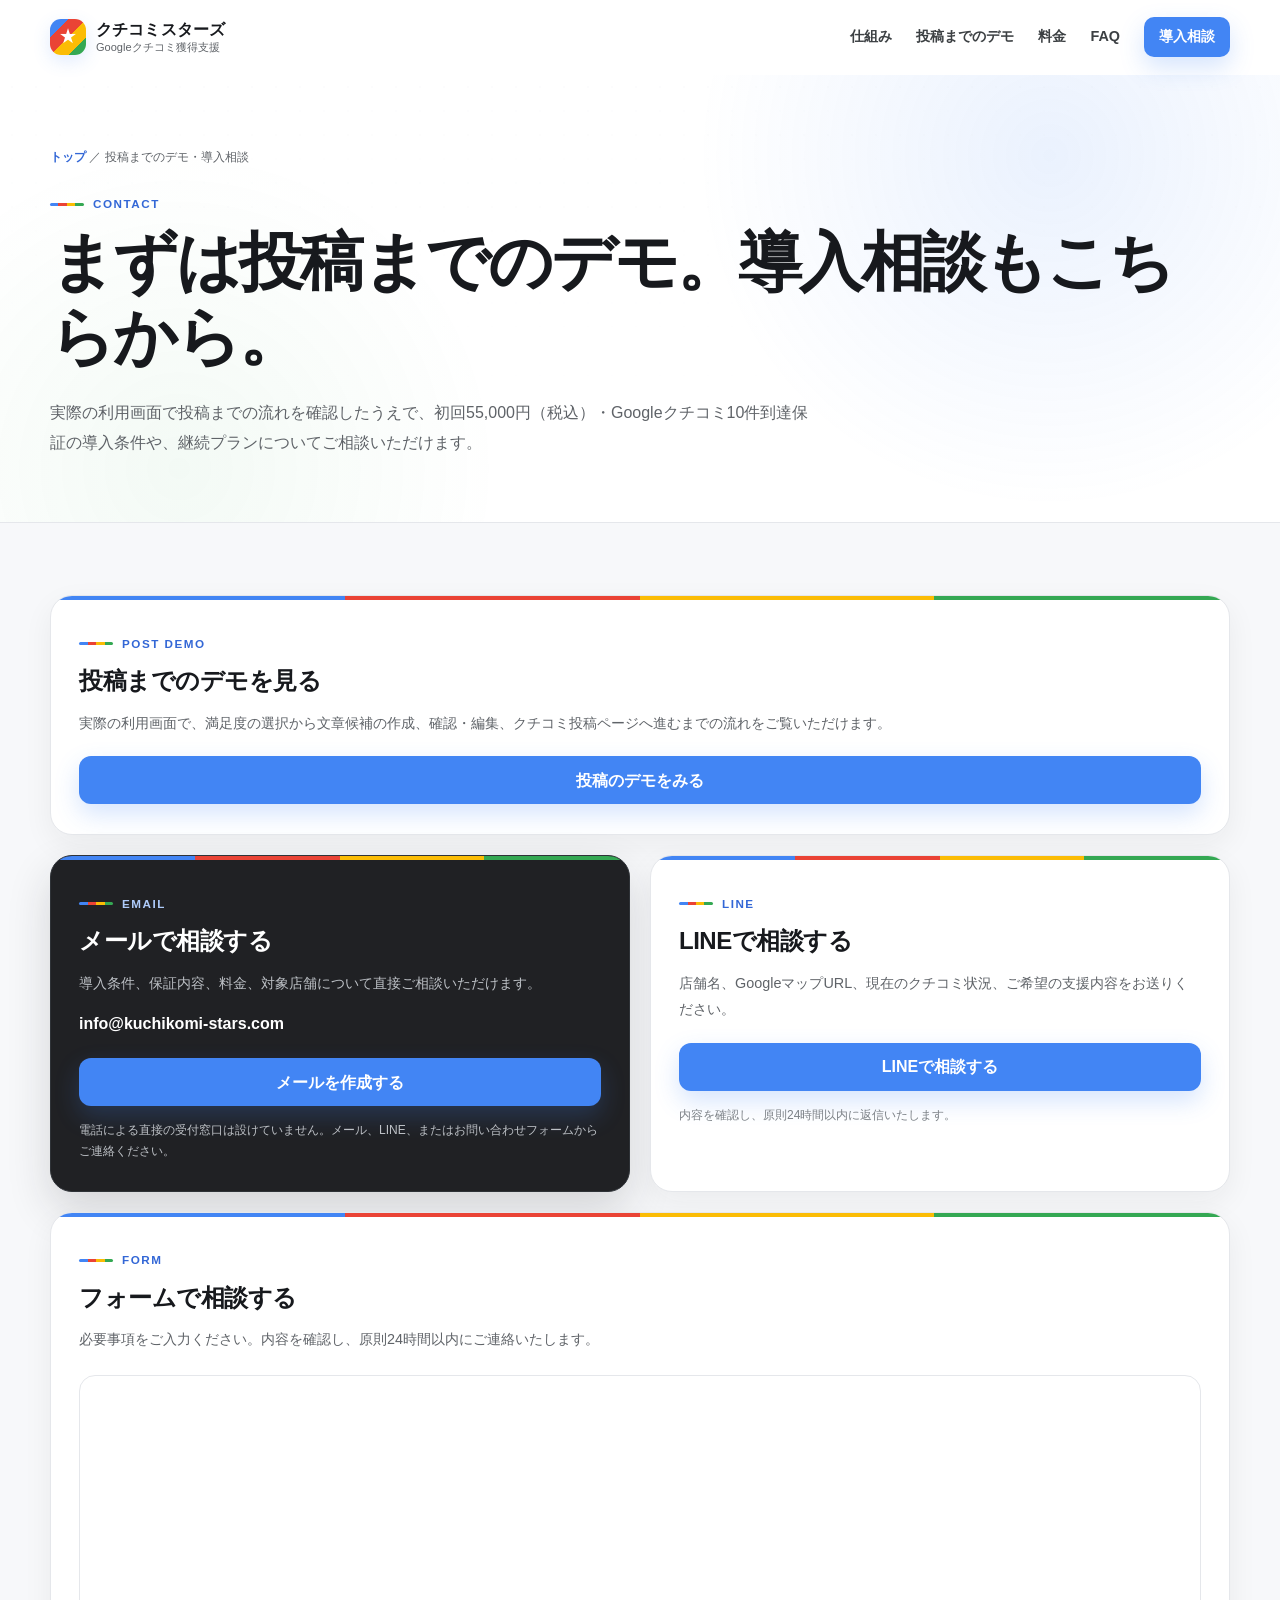
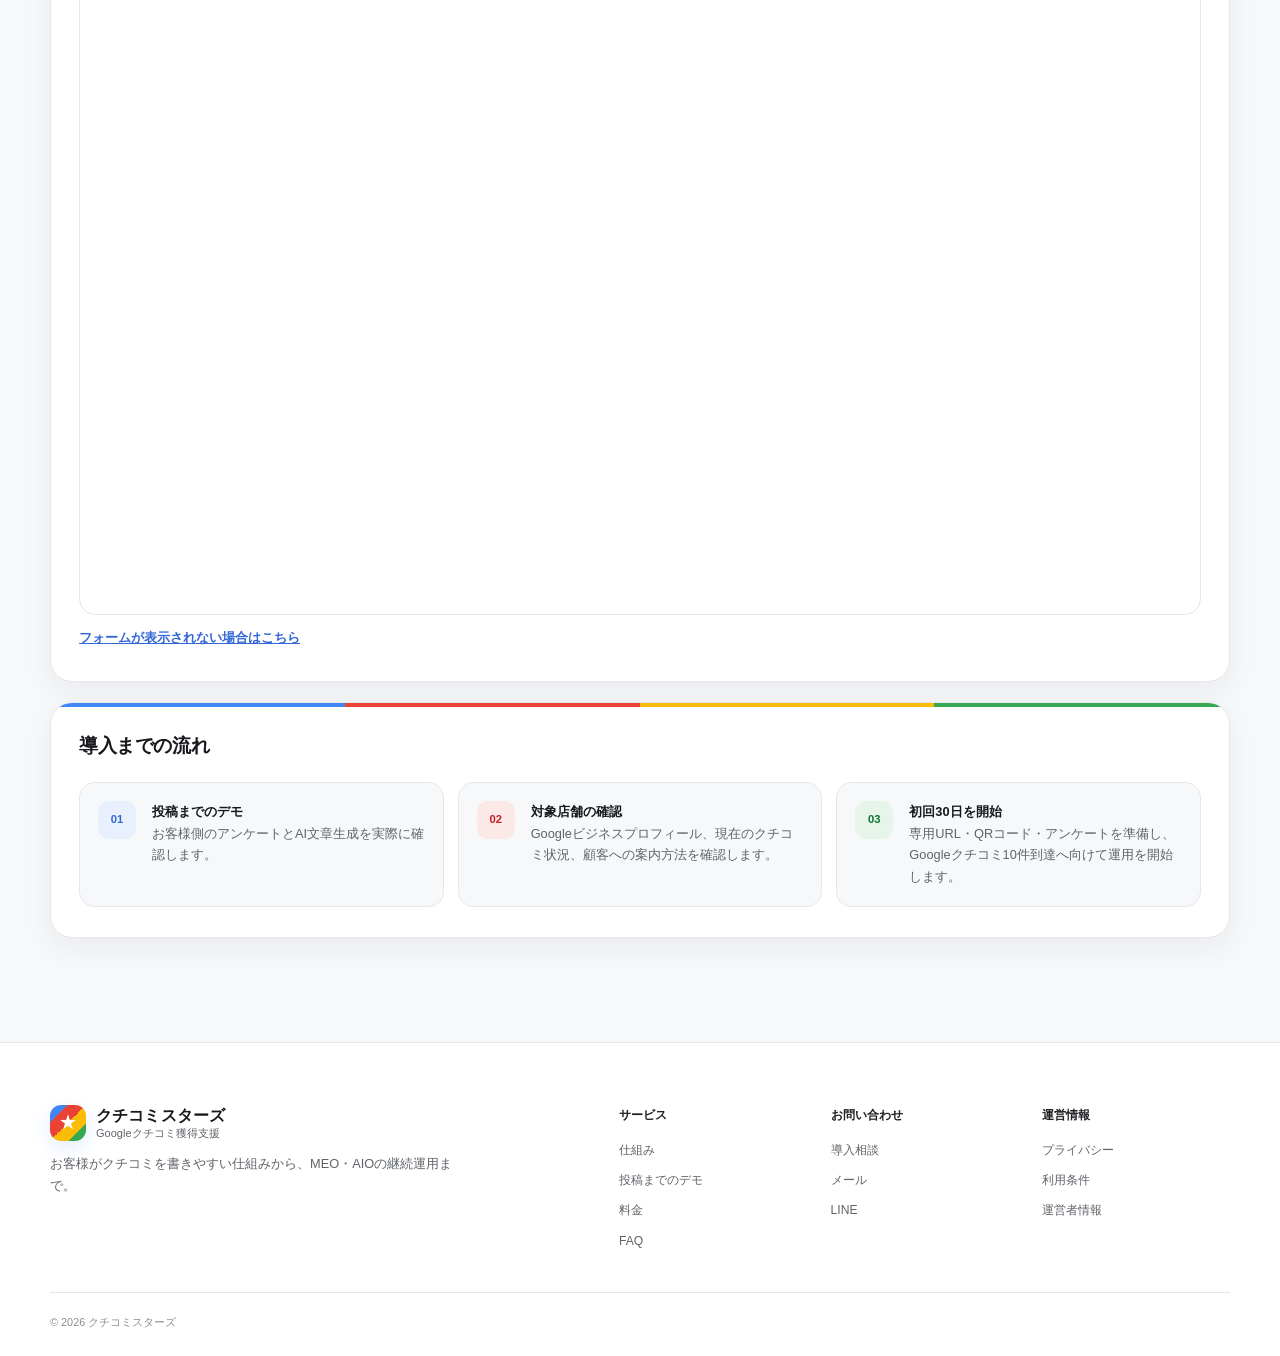
<file: contact/index.html>
<!DOCTYPE html>
<html lang="ja">
<head>
  <meta charset="utf-8">
  <meta name="viewport" content="width=device-width, initial-scale=1">
  <title>投稿までのデモ・導入相談｜クチコミスターズ</title>
  <meta name="description" content="クチコミスターズの投稿までのデモと導入相談。QR／URL、選択式アンケート、AI文章生成の実際の画面を確認し、初回55,000円・Googleクチコミ10件到達保証について相談できます。">
  <meta name="theme-color" content="#ffffff">
  <link rel="canonical" href="https://kuchikomi-stars.com/contact/">
  <link rel="icon" href="../assets/favicon.svg?v=20260920-2" type="image/svg+xml">
  <link rel="stylesheet" href="../assets/lp.css?v=20260921-2">
  <meta property="og:type" content="website">
  <meta property="og:title" content="投稿までのデモ・導入相談｜クチコミスターズ">
  <meta property="og:description" content="実際の画面を投稿までのデモで確認。導入についてはメール、LINE、フォームからご相談いただけます。">
  <meta property="og:url" content="https://kuchikomi-stars.com/contact/">
  <meta property="og:image" content="https://kuchikomi-stars.com/assets/og-image.png">
</head>
<body class="subpage-body" data-ga4-id="G-1ZKN01T0YL">
  <a class="skip-link" href="#main">本文へ移動</a>
  
  <header class="site-header" data-header>
    <div class="container header-inner">
      <a class="brand" href="../" aria-label="クチコミスターズ トップ">
        <span class="brand-mark" aria-hidden="true">★</span>
        <span class="brand-copy"><strong>クチコミスターズ</strong><small>Googleクチコミ獲得支援</small></span>
      </a>
      <button class="nav-toggle" type="button" aria-expanded="false" aria-controls="global-nav" data-nav-toggle>
        <span class="sr-only">メニューを開く</span><span></span><span></span><span></span>
      </button>
      <nav class="global-nav" id="global-nav" aria-label="メインメニュー" data-nav>
        <a href="../#how">仕組み</a>
        <a href="../demo/">投稿までのデモ</a>
        <a href="../#pricing">料金</a>
        <a href="../#faq">FAQ</a>
        <a class="button button-small button-primary" href="../contact/">導入相談</a>
      </nav>
    </div>
  </header>

  <main id="main">
    <section class="subpage-hero">
      <div class="container">
        <p class="breadcrumb"><a href="../">トップ</a> ／ 投稿までのデモ・導入相談</p>
        <p class="eyebrow eyebrow-light"><span></span> CONTACT</p>
        <h1>まずは投稿までのデモ。<br class="sp-only">導入相談もこちらから。</h1>
        <p>実際の利用画面で投稿までの流れを確認したうえで、初回55,000円（税込）・Googleクチコミ10件到達保証の導入条件や、継続プランについてご相談いただけます。</p>
      </div>
    </section>

    <section class="subpage-main">
      <div class="container contact-grid">
        <article class="contact-panel contact-panel-wide">
          <p class="eyebrow"><span></span> POST DEMO</p>
          <h2>投稿までのデモを見る</h2>
          <p>実際の利用画面で、満足度の選択から文章候補の作成、確認・編集、クチコミ投稿ページへ進むまでの流れをご覧いただけます。</p>
          <a class="button button-primary button-block" href="../demo/">投稿のデモをみる</a>
        </article>

        <article class="contact-panel contact-panel-dark">
          <p class="eyebrow eyebrow-light"><span></span> EMAIL</p>
          <h2>メールで相談する</h2>
          <p>導入条件、保証内容、料金、対象店舗について直接ご相談いただけます。</p>
          <a class="contact-email" href="mailto:info@kuchikomi-stars.com">info@kuchikomi-stars.com</a>
          <a class="button button-primary button-block" href="mailto:info@kuchikomi-stars.com?subject=%E3%82%AF%E3%83%81%E3%82%B3%E3%83%9F%E3%82%B9%E3%82%BF%E3%83%BC%E3%82%BA%E5%B0%8E%E5%85%A5%E7%9B%B8%E8%AB%87">メールを作成する</a>
          <p class="contact-note">電話による直接の受付窓口は設けていません。メール、LINE、またはお問い合わせフォームからご連絡ください。</p>
        </article>

        <article class="contact-panel">
          <p class="eyebrow"><span></span> LINE</p>
          <h2>LINEで相談する</h2>
          <p>店舗名、GoogleマップURL、現在のクチコミ状況、ご希望の支援内容をお送りください。</p>
          <a class="button button-primary button-block" href="https://lin.ee/X0mxy9O" target="_blank" rel="noopener noreferrer">LINEで相談する</a>
          <p class="contact-note">内容を確認し、原則24時間以内に返信いたします。</p>
        </article>

        <article class="contact-panel contact-panel-wide">
          <p class="eyebrow"><span></span> FORM</p>
          <h2>フォームで相談する</h2>
          <p>必要事項をご入力ください。内容を確認し、原則24時間以内にご連絡いたします。</p>
          <iframe class="contact-form-iframe" src="https://docs.google.com/forms/d/e/1FAIpQLSf1JSNxwUHbfhbW5lBHR5lr3rcWiuqr9umBB52e8Y5LQUvU4A/viewform?embedded=true" width="100%" border="0" loading="lazy" title="クチコミスターズ 導入相談・お問い合わせフォーム"></iframe>
          <a class="contact-form-fallback" href="https://forms.gle/a9EEcKALhmMqm9NL9" target="_blank" rel="noopener noreferrer">フォームが表示されない場合はこちら</a>
        </article>

        <article class="contact-panel contact-panel-wide">
          <h3>導入までの流れ</h3>
          <ol class="contact-steps">
            <li><span>01</span><div><strong>投稿までのデモ</strong><br>お客様側のアンケートとAI文章生成を実際に確認します。</div></li>
            <li><span>02</span><div><strong>対象店舗の確認</strong><br>Googleビジネスプロフィール、現在のクチコミ状況、顧客への案内方法を確認します。</div></li>
            <li><span>03</span><div><strong>初回30日を開始</strong><br>専用URL・QRコード・アンケートを準備し、Googleクチコミ10件到達へ向けて運用を開始します。</div></li>
          </ol>
        </article>
      </div>
    </section>
  </main>

  
  <footer class="site-footer">
    <div class="container footer-main">
      <div>
        <a class="brand brand-footer" href="../"><span class="brand-mark" aria-hidden="true">★</span><span class="brand-copy"><strong>クチコミスターズ</strong><small>Googleクチコミ獲得支援</small></span></a>
        <p>お客様がクチコミを書きやすい仕組みから、MEO・AIOの継続運用まで。</p>
      </div>
      <nav class="footer-nav" aria-label="フッターメニュー">
        <div><strong>サービス</strong><a href="../#how">仕組み</a><a href="../demo/">投稿までのデモ</a><a href="../#pricing">料金</a><a href="../#faq">FAQ</a></div>
        <div><strong>お問い合わせ</strong><a href="../contact/">導入相談</a><a href="mailto:info@kuchikomi-stars.com">メール</a><a href="https://lin.ee/X0mxy9O" target="_blank" rel="noopener noreferrer">LINE</a></div>
        <div><strong>運営情報</strong><a href="../privacy/">プライバシー</a><a href="../terms/">利用条件</a><a href="../legal/">運営者情報</a></div>
      </nav>
    </div>
    <div class="container footer-bottom"><p>© <span data-year>2026</span> クチコミスターズ</p></div>
  </footer>
  <script src="../assets/site.js" defer></script>
</body>
</html>
</file>
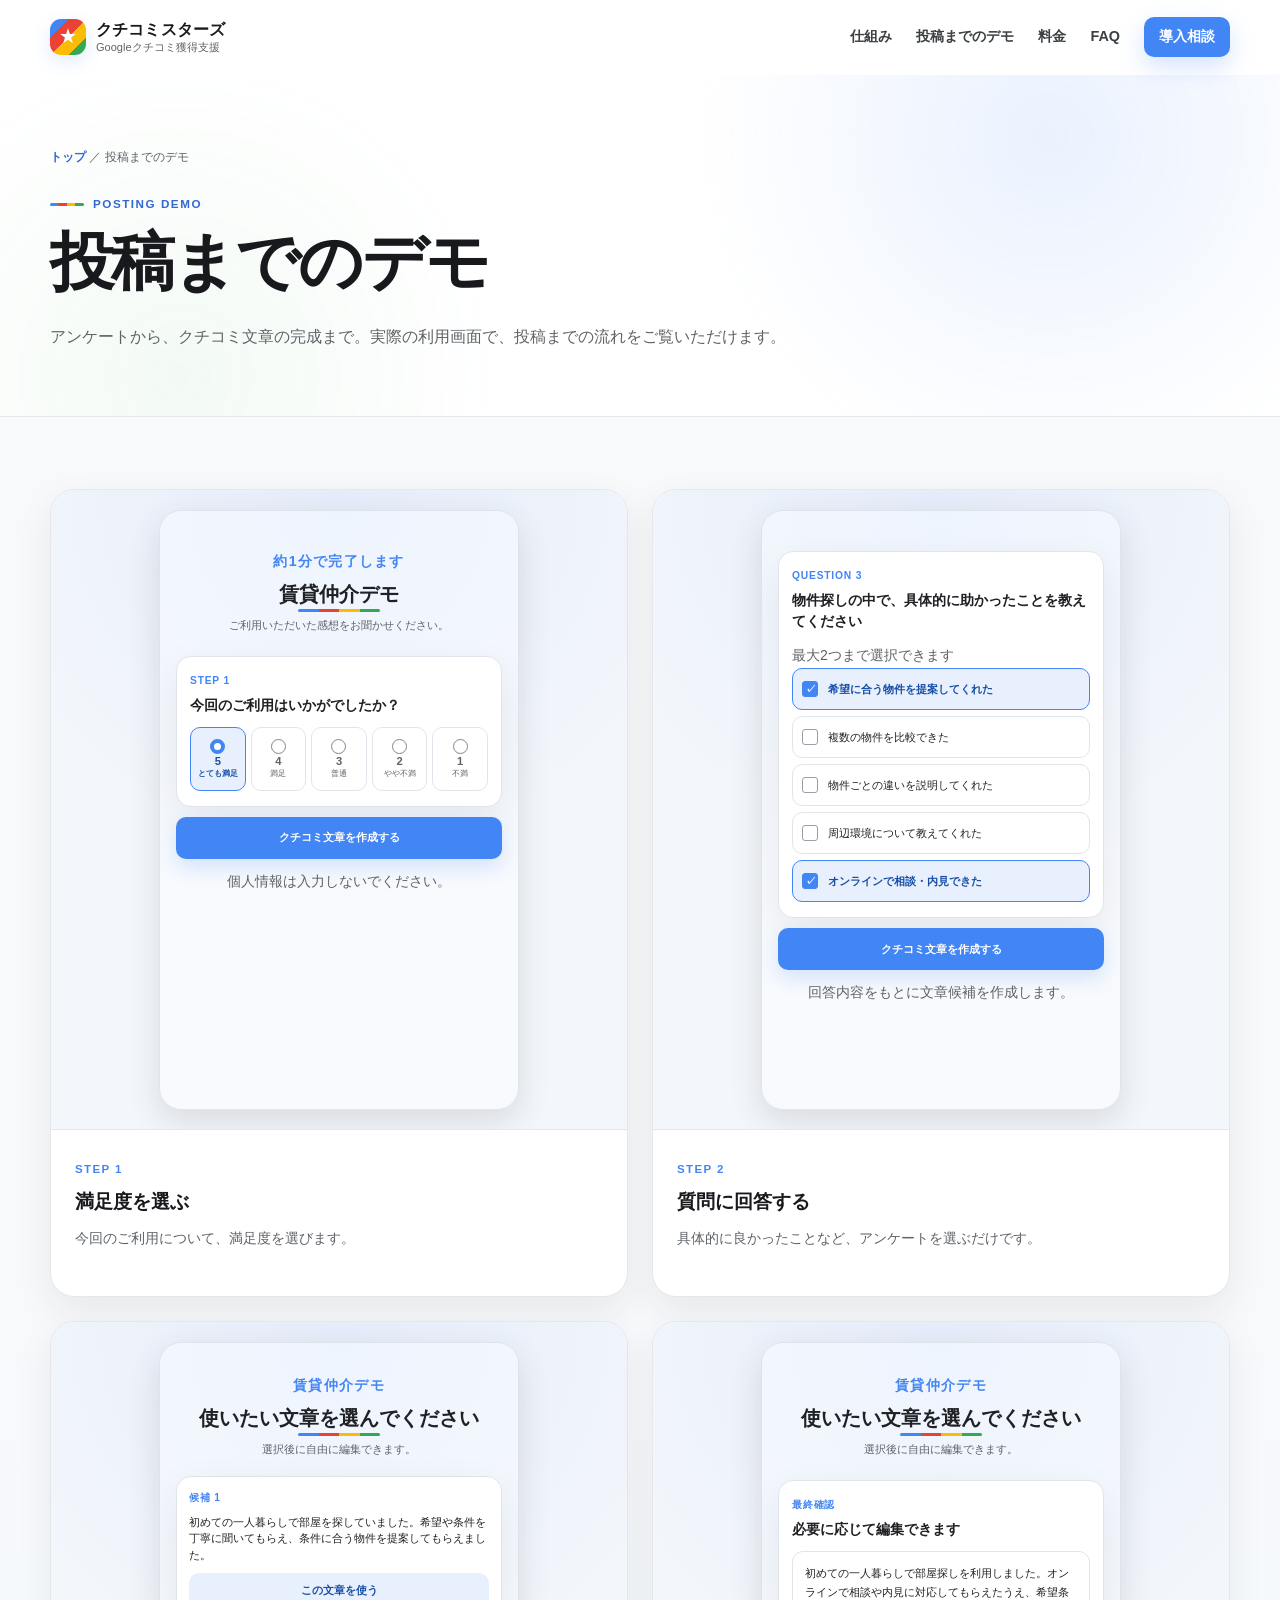
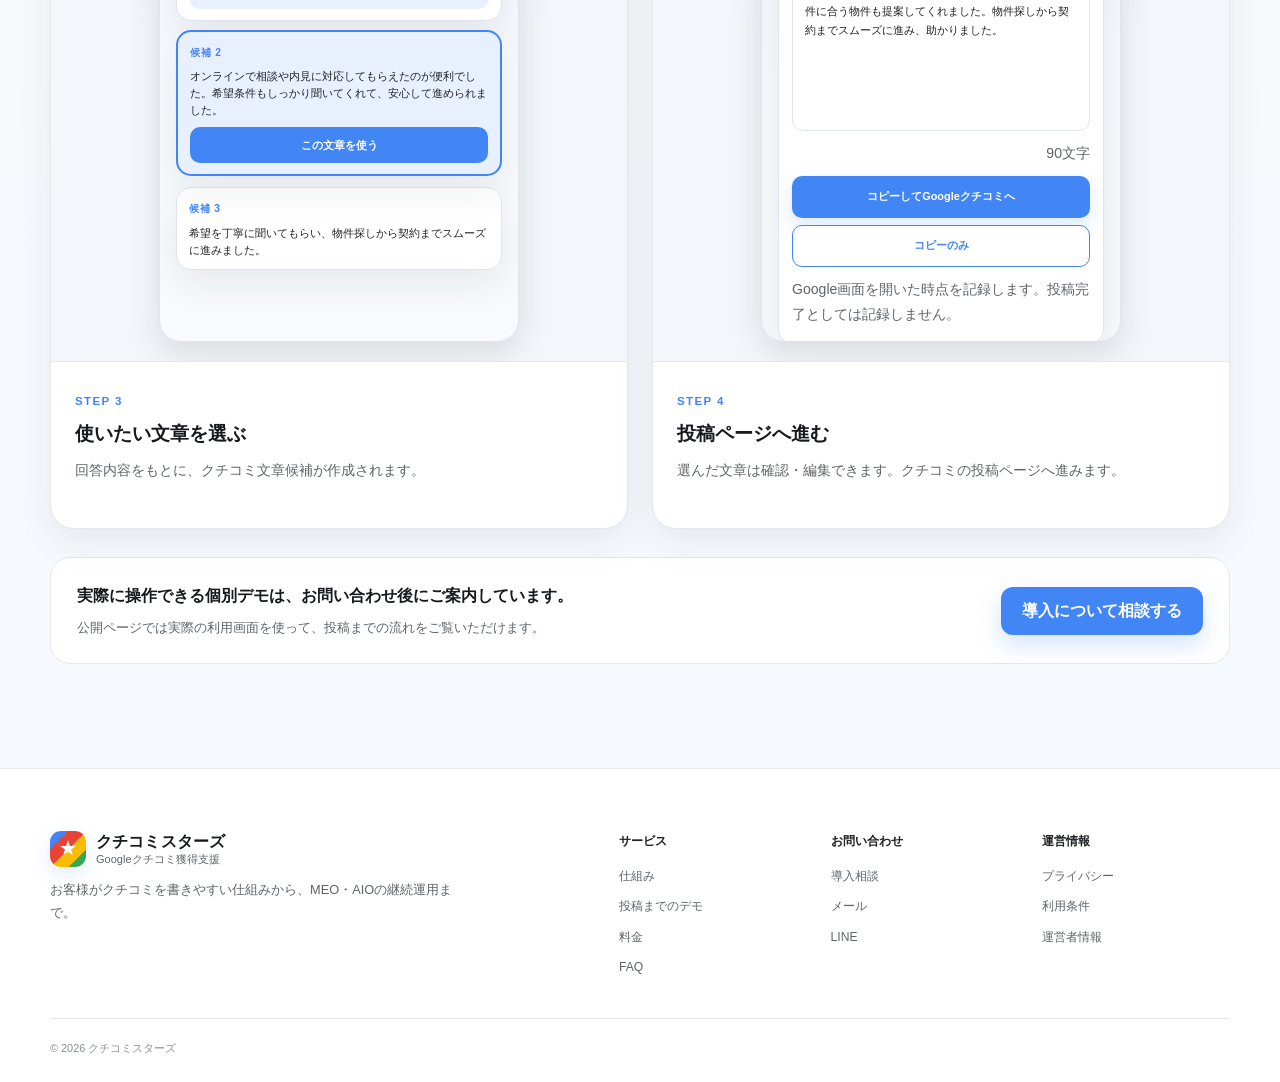
<file: demo/index.html>
<!DOCTYPE html>
<html lang="ja">
<head>
  <meta charset="utf-8">
  <meta name="viewport" content="width=device-width, initial-scale=1">
  <title>投稿までのデモ｜クチコミスターズ</title>
  <meta name="description" content="満足度の選択から質問への回答、クチコミ文章候補の選択、投稿ページへ進むまでの流れを、実際の利用画面でご覧いただけます。">
  <meta name="theme-color" content="#ffffff">
  <link rel="canonical" href="https://kuchikomi-stars.com/demo/">
  <link rel="icon" href="../assets/favicon.svg?v=20260920-2" type="image/svg+xml">
  <link rel="stylesheet" href="../assets/lp.css?v=20260922-1">
  <meta property="og:type" content="website">
  <meta property="og:locale" content="ja_JP">
  <meta property="og:title" content="投稿までのデモ｜クチコミスターズ">
  <meta property="og:description" content="実際の利用画面で、クチコミ投稿までの4ステップをご覧いただけます。">
  <meta property="og:url" content="https://kuchikomi-stars.com/demo/">
  <meta property="og:image" content="https://kuchikomi-stars.com/assets/og-image.png">
  <meta name="twitter:card" content="summary_large_image">
</head>
<body class="subpage-body demo-page" data-ga4-id="G-1ZKN01T0YL">
  <a class="skip-link" href="#main">本文へ移動</a>

  <header class="site-header" data-header>
    <div class="container header-inner">
      <a class="brand" href="../" aria-label="クチコミスターズ トップ">
        <span class="brand-mark" aria-hidden="true">★</span>
        <span class="brand-copy"><strong>クチコミスターズ</strong><small>Googleクチコミ獲得支援</small></span>
      </a>
      <button class="nav-toggle" type="button" aria-expanded="false" aria-controls="global-nav" data-nav-toggle>
        <span class="sr-only">メニューを開く</span><span></span><span></span><span></span>
      </button>
      <nav class="global-nav" id="global-nav" aria-label="メインメニュー" data-nav>
        <a href="../#how">仕組み</a>
        <a href="./">投稿までのデモ</a>
        <a href="../#pricing">料金</a>
        <a href="../#faq">FAQ</a>
        <a class="button button-small button-primary" href="../contact/">導入相談</a>
      </nav>
    </div>
  </header>

  <main id="main">
    <section class="subpage-hero">
      <div class="container">
        <p class="breadcrumb"><a href="../">トップ</a> ／ 投稿までのデモ</p>
        <p class="eyebrow eyebrow-light"><span></span> POSTING DEMO</p>
        <h1>投稿までのデモ</h1>
        <p>アンケートから、クチコミ文章の完成まで。実際の利用画面で、投稿までの流れをご覧いただけます。</p>
      </div>
    </section>

    <section class="subpage-main">
      <div class="container demo-detail-grid" aria-label="投稿までのデモ 4ステップ">
        <figure class="demo-detail-card">
          <div class="demo-system-stage" aria-label="満足度を選ぶ実画面イメージ">
            <div class="review-demo-ui">
              <div class="review-demo-shell">
                <header class="review-demo-brand">
                  <p class="review-demo-kicker">約1分で完了します</p>
                  <h3>賃貸仲介デモ</h3>
                  <span>ご利用いただいた感想をお聞かせください。</span>
                </header>
                <section class="review-demo-panel">
                  <div class="review-demo-step">STEP 1</div>
                  <h4>今回のご利用はいかがでしたか？</h4>
                  <div class="review-demo-rating">
                    <div class="is-selected"><i></i><span>5</span><small>とても満足</small></div>
                    <div><i></i><span>4</span><small>満足</small></div>
                    <div><i></i><span>3</span><small>普通</small></div>
                    <div><i></i><span>2</span><small>やや不満</small></div>
                    <div><i></i><span>1</span><small>不満</small></div>
                  </div>
                </section>
                <div class="review-demo-primary">クチコミ文章を作成する</div>
                <p class="review-demo-note">個人情報は入力しないでください。</p>
              </div>
            </div>
          </div>
          <figcaption>
            <span>STEP 1</span>
            <h2>満足度を選ぶ</h2>
            <p>今回のご利用について、満足度を選びます。</p>
          </figcaption>
        </figure>

        <figure class="demo-detail-card">
          <div class="demo-system-stage" aria-label="質問に回答する実画面イメージ">
            <div class="review-demo-ui">
              <div class="review-demo-shell">
                <section class="review-demo-panel review-demo-question">
                  <div class="review-demo-step">QUESTION 3</div>
                  <h4>物件探しの中で、具体的に助かったことを教えてください</h4>
                  <p class="review-demo-help">最大2つまで選択できます</p>
                  <div class="review-demo-choices">
                    <div class="is-selected"><i>✓</i><span>希望に合う物件を提案してくれた</span></div>
                    <div><i></i><span>複数の物件を比較できた</span></div>
                    <div><i></i><span>物件ごとの違いを説明してくれた</span></div>
                    <div><i></i><span>周辺環境について教えてくれた</span></div>
                    <div class="is-selected"><i>✓</i><span>オンラインで相談・内見できた</span></div>
                  </div>
                </section>
                <div class="review-demo-primary">クチコミ文章を作成する</div>
                <p class="review-demo-note">回答内容をもとに文章候補を作成します。</p>
              </div>
            </div>
          </div>
          <figcaption>
            <span>STEP 2</span>
            <h2>質問に回答する</h2>
            <p>具体的に良かったことなど、アンケートを選ぶだけです。</p>
          </figcaption>
        </figure>

        <figure class="demo-detail-card">
          <div class="demo-system-stage" aria-label="使いたい文章を選ぶ実画面イメージ">
            <div class="review-demo-ui">
              <div class="review-demo-shell">
                <header class="review-demo-brand compact">
                  <p class="review-demo-kicker">賃貸仲介デモ</p>
                  <h3>使いたい文章を選んでください</h3>
                  <span>選択後に自由に編集できます。</span>
                </header>
                <article class="review-demo-candidate">
                  <div class="review-demo-candidate-no">候補 1</div>
                  <p>初めての一人暮らしで部屋を探していました。希望や条件を丁寧に聞いてもらえ、条件に合う物件を提案してもらえました。</p>
                  <div class="review-demo-select">この文章を使う</div>
                </article>
                <article class="review-demo-candidate is-selected">
                  <div class="review-demo-candidate-no">候補 2</div>
                  <p>オンラインで相談や内見に対応してもらえたのが便利でした。希望条件もしっかり聞いてくれて、安心して進められました。</p>
                  <div class="review-demo-select">この文章を使う</div>
                </article>
                <article class="review-demo-candidate">
                  <div class="review-demo-candidate-no">候補 3</div>
                  <p>希望を丁寧に聞いてもらい、物件探しから契約までスムーズに進みました。</p>
                </article>
              </div>
            </div>
          </div>
          <figcaption>
            <span>STEP 3</span>
            <h2>使いたい文章を選ぶ</h2>
            <p>回答内容をもとに、クチコミ文章候補が作成されます。</p>
          </figcaption>
        </figure>

        <figure class="demo-detail-card">
          <div class="demo-system-stage" aria-label="文章を確認・編集して投稿ページへ進む実画面イメージ">
            <div class="review-demo-ui">
              <div class="review-demo-shell">
                <header class="review-demo-brand compact">
                  <p class="review-demo-kicker">賃貸仲介デモ</p>
                  <h3>使いたい文章を選んでください</h3>
                  <span>選択後に自由に編集できます。</span>
                </header>
                <section class="review-demo-panel review-demo-editor">
                  <div class="review-demo-step">最終確認</div>
                  <h4>必要に応じて編集できます</h4>
                  <div class="review-demo-textarea">初めての一人暮らしで部屋探しを利用しました。オンラインで相談や内見に対応してもらえたうえ、希望条件に合う物件も提案してくれました。物件探しから契約までスムーズに進み、助かりました。</div>
                  <p class="review-demo-count">90文字</p>
                  <div class="review-demo-primary">コピーしてGoogleクチコミへ</div>
                  <div class="review-demo-secondary">コピーのみ</div>
                  <p class="review-demo-note left">Google画面を開いた時点を記録します。投稿完了としては記録しません。</p>
                </section>
              </div>
            </div>
          </div>
          <figcaption>
            <span>STEP 4</span>
            <h2>投稿ページへ進む</h2>
            <p>選んだ文章は確認・編集できます。クチコミの投稿ページへ進みます。</p>
          </figcaption>
        </figure>
      </div>

      <div class="container static-demo-contact demo-page-contact">
        <div>
          <strong>実際に操作できる個別デモは、お問い合わせ後にご案内しています。</strong>
          <p>公開ページでは実際の利用画面を使って、投稿までの流れをご覧いただけます。</p>
        </div>
        <a class="button button-primary" href="../contact/">導入について相談する</a>
      </div>
    </section>
  </main>

  <footer class="site-footer">
    <div class="container footer-main">
      <div>
        <a class="brand brand-footer" href="../"><span class="brand-mark" aria-hidden="true">★</span><span class="brand-copy"><strong>クチコミスターズ</strong><small>Googleクチコミ獲得支援</small></span></a>
        <p>お客様がクチコミを書きやすい仕組みから、MEO・AIOの継続運用まで。</p>
      </div>
      <nav class="footer-nav" aria-label="フッターメニュー">
        <div><strong>サービス</strong><a href="../#how">仕組み</a><a href="./">投稿までのデモ</a><a href="../#pricing">料金</a><a href="../#faq">FAQ</a></div>
        <div><strong>お問い合わせ</strong><a href="../contact/">導入相談</a><a href="mailto:info@kuchikomi-stars.com">メール</a><a href="https://lin.ee/X0mxy9O" target="_blank" rel="noopener noreferrer">LINE</a></div>
        <div><strong>運営情報</strong><a href="../privacy/">プライバシー</a><a href="../terms/">利用条件</a><a href="../legal/">運営者情報</a></div>
      </nav>
    </div>
    <div class="container footer-bottom"><p>© <span data-year>2026</span> クチコミスターズ</p></div>
  </footer>
  <script src="../assets/site.js" defer></script>
</body>
</html>
</file>
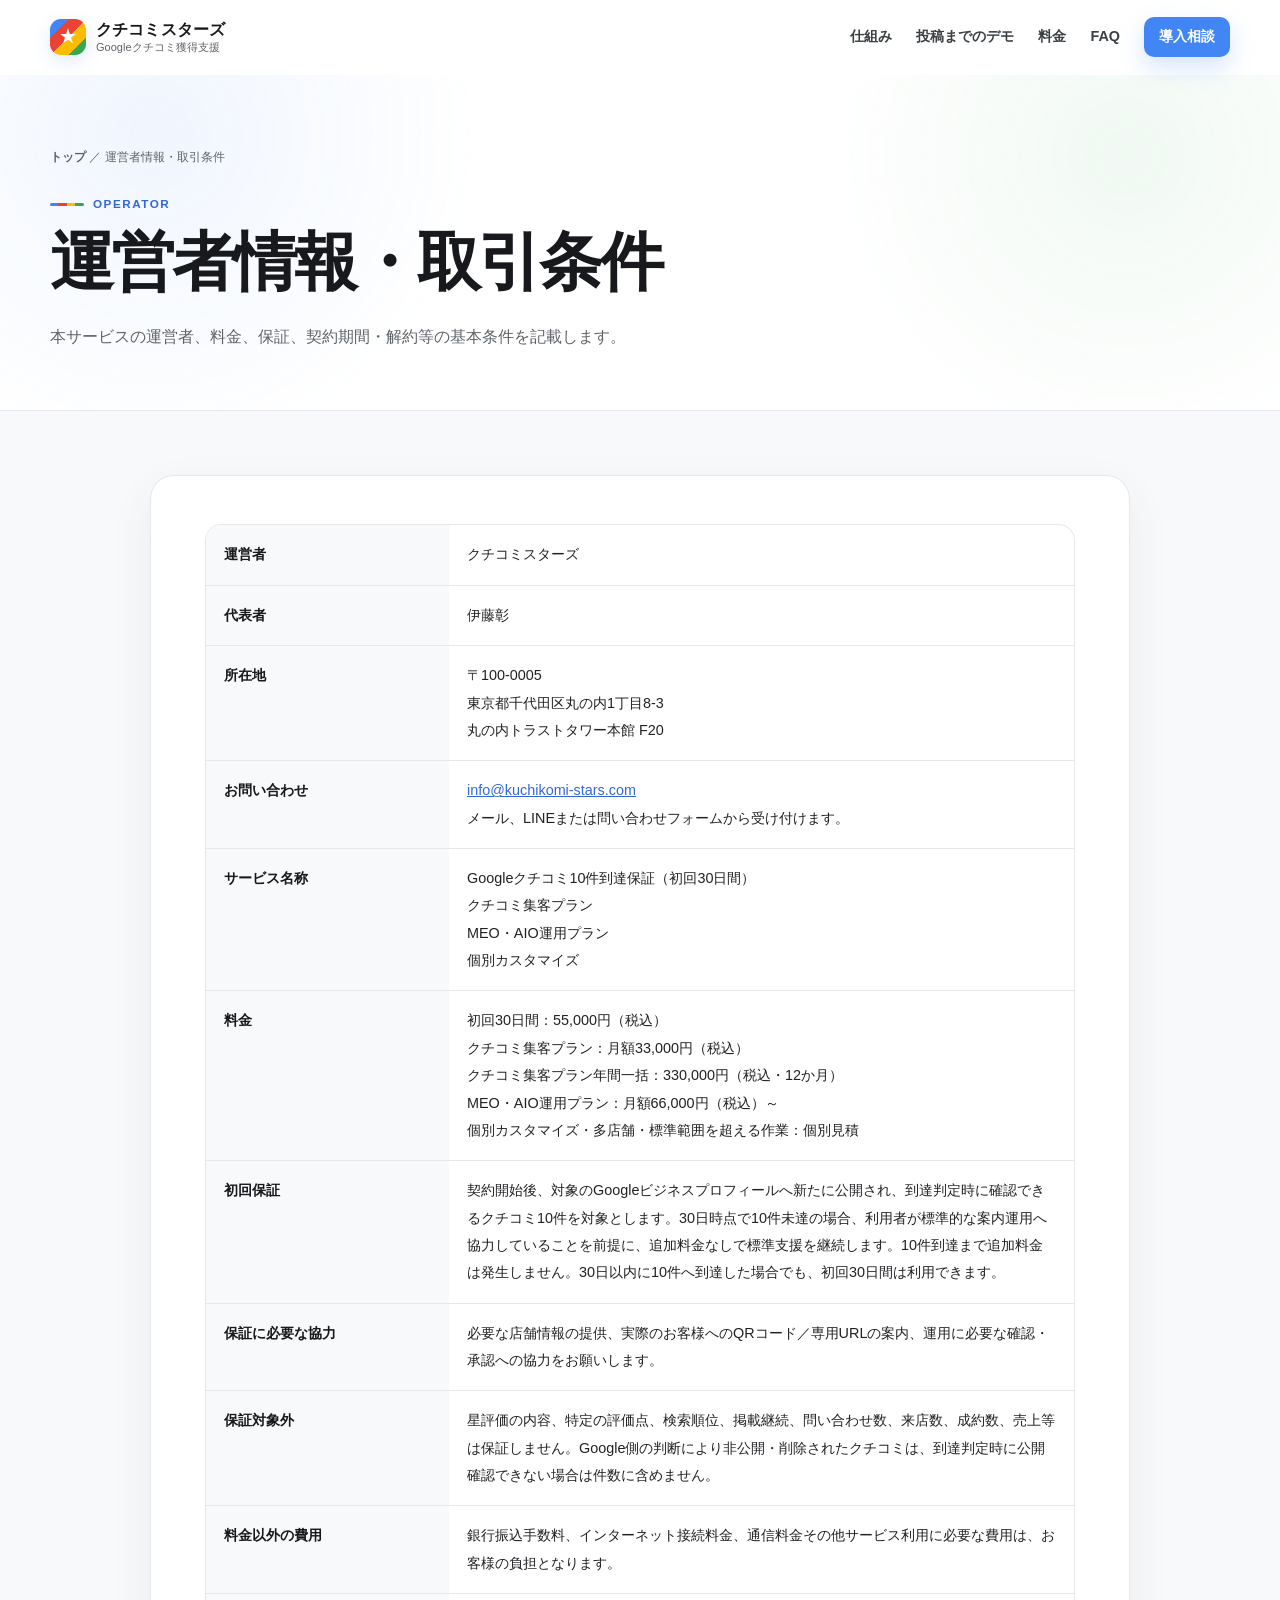
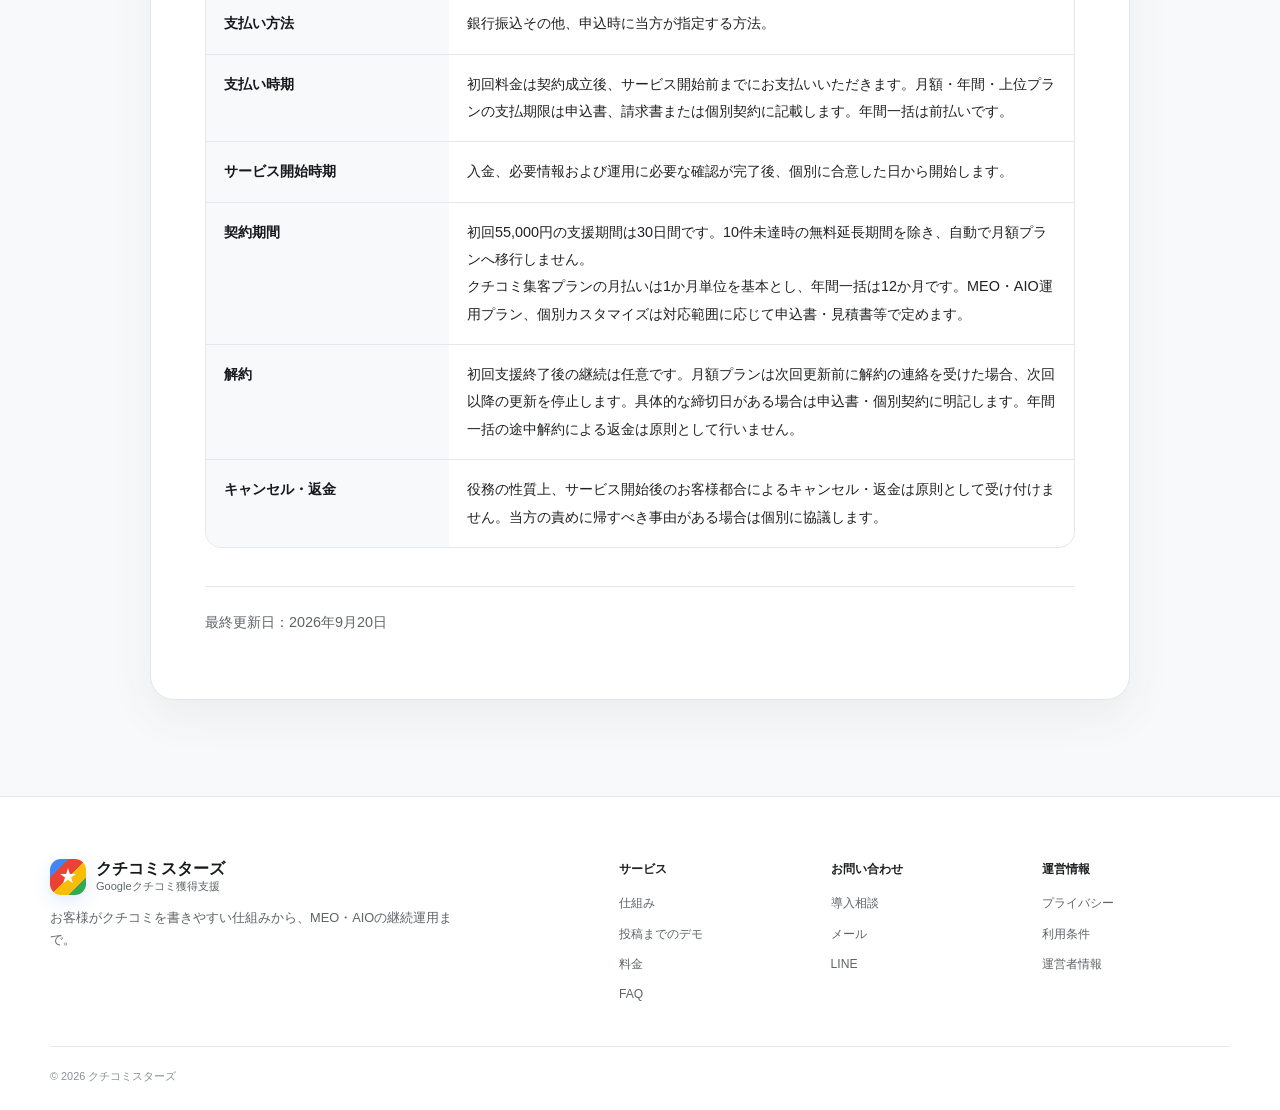
<file: legal/index.html>
<!DOCTYPE html>
<html lang="ja">
<head>
  <meta charset="utf-8">
  <meta name="viewport" content="width=device-width, initial-scale=1">
  <title>運営者情報・取引条件｜クチコミスターズ</title>
  <meta name="description" content="クチコミスターズの運営者情報、初回55,000円・Googleクチコミ10件到達保証、継続料金等の取引条件です。">
  <meta name="theme-color" content="#ffffff">
  <link rel="canonical" href="https://kuchikomi-stars.com/legal/">
  <link rel="icon" href="../assets/favicon.svg?v=20260920-2" type="image/svg+xml">
  <link rel="stylesheet" href="../assets/lp.css?v=20260921-2">
</head>
<body class="subpage-body document-page" data-ga4-id="G-1ZKN01T0YL">
  <a class="skip-link" href="#main">本文へ移動</a>
  
  <header class="site-header" data-header>
    <div class="container header-inner">
      <a class="brand" href="../" aria-label="クチコミスターズ トップ">
        <span class="brand-mark" aria-hidden="true">★</span>
        <span class="brand-copy"><strong>クチコミスターズ</strong><small>Googleクチコミ獲得支援</small></span>
      </a>
      <button class="nav-toggle" type="button" aria-expanded="false" aria-controls="global-nav" data-nav-toggle>
        <span class="sr-only">メニューを開く</span><span></span><span></span><span></span>
      </button>
      <nav class="global-nav" id="global-nav" aria-label="メインメニュー" data-nav>
        <a href="../#how">仕組み</a>
        <a href="../demo/">投稿までのデモ</a>
        <a href="../#pricing">料金</a>
        <a href="../#faq">FAQ</a>
        <a class="button button-small button-primary" href="../contact/">導入相談</a>
      </nav>
    </div>
  </header>

  <main id="main">
    <section class="subpage-hero"><div class="container"><p class="breadcrumb"><a href="../">トップ</a> ／ 運営者情報・取引条件</p><p class="eyebrow eyebrow-light"><span></span> OPERATOR</p><h1>運営者情報・取引条件</h1><p>本サービスの運営者、料金、保証、契約期間・解約等の基本条件を記載します。</p></div></section>
    <section class="subpage-main">
      <article class="container content-card">
        <table class="legal-table">
          <tbody>
            <tr><th>運営者</th><td>クチコミスターズ</td></tr>
            <tr><th>代表者</th><td>伊藤彰</td></tr>
            <tr><th>所在地</th><td>〒100-0005<br>東京都千代田区丸の内1丁目8-3<br>丸の内トラストタワー本館 F20</td></tr>
            <tr><th>お問い合わせ</th><td><a href="mailto:info@kuchikomi-stars.com">info@kuchikomi-stars.com</a><br>メール、LINEまたは問い合わせフォームから受け付けます。</td></tr>
            <tr><th>サービス名称</th><td>
              Googleクチコミ10件到達保証（初回30日間）<br>
              クチコミ集客プラン<br>
              MEO・AIO運用プラン<br>
              個別カスタマイズ
            </td></tr>
            <tr><th>料金</th><td>
              初回30日間：55,000円（税込）<br>
              クチコミ集客プラン：月額33,000円（税込）<br>
              クチコミ集客プラン年間一括：330,000円（税込・12か月）<br>
              MEO・AIO運用プラン：月額66,000円（税込）～<br>
              個別カスタマイズ・多店舗・標準範囲を超える作業：個別見積
            </td></tr>
            <tr><th>初回保証</th><td>
              契約開始後、対象のGoogleビジネスプロフィールへ新たに公開され、到達判定時に確認できるクチコミ10件を対象とします。30日時点で10件未達の場合、利用者が標準的な案内運用へ協力していることを前提に、追加料金なしで標準支援を継続します。10件到達まで追加料金は発生しません。30日以内に10件へ到達した場合でも、初回30日間は利用できます。
            </td></tr>
            <tr><th>保証に必要な協力</th><td>必要な店舗情報の提供、実際のお客様へのQRコード／専用URLの案内、運用に必要な確認・承認への協力をお願いします。</td></tr>
            <tr><th>保証対象外</th><td>星評価の内容、特定の評価点、検索順位、掲載継続、問い合わせ数、来店数、成約数、売上等は保証しません。Google側の判断により非公開・削除されたクチコミは、到達判定時に公開確認できない場合は件数に含めません。</td></tr>
            <tr><th>料金以外の費用</th><td>銀行振込手数料、インターネット接続料金、通信料金その他サービス利用に必要な費用は、お客様の負担となります。</td></tr>
            <tr><th>支払い方法</th><td>銀行振込その他、申込時に当方が指定する方法。</td></tr>
            <tr><th>支払い時期</th><td>初回料金は契約成立後、サービス開始前までにお支払いいただきます。月額・年間・上位プランの支払期限は申込書、請求書または個別契約に記載します。年間一括は前払いです。</td></tr>
            <tr><th>サービス開始時期</th><td>入金、必要情報および運用に必要な確認が完了後、個別に合意した日から開始します。</td></tr>
            <tr><th>契約期間</th><td>
              初回55,000円の支援期間は30日間です。10件未達時の無料延長期間を除き、自動で月額プランへ移行しません。<br>
              クチコミ集客プランの月払いは1か月単位を基本とし、年間一括は12か月です。MEO・AIO運用プラン、個別カスタマイズは対応範囲に応じて申込書・見積書等で定めます。
            </td></tr>
            <tr><th>解約</th><td>
              初回支援終了後の継続は任意です。月額プランは次回更新前に解約の連絡を受けた場合、次回以降の更新を停止します。具体的な締切日がある場合は申込書・個別契約に明記します。年間一括の途中解約による返金は原則として行いません。
            </td></tr>
            <tr><th>キャンセル・返金</th><td>役務の性質上、サービス開始後のお客様都合によるキャンセル・返金は原則として受け付けません。当方の責めに帰すべき事由がある場合は個別に協議します。</td></tr>
            
          </tbody>
        </table>
        <p class="document-date">最終更新日：2026年9月20日</p>
      </article>
    </section>
  </main>

  
  <footer class="site-footer">
    <div class="container footer-main">
      <div>
        <a class="brand brand-footer" href="../"><span class="brand-mark" aria-hidden="true">★</span><span class="brand-copy"><strong>クチコミスターズ</strong><small>Googleクチコミ獲得支援</small></span></a>
        <p>お客様がクチコミを書きやすい仕組みから、MEO・AIOの継続運用まで。</p>
      </div>
      <nav class="footer-nav" aria-label="フッターメニュー">
        <div><strong>サービス</strong><a href="../#how">仕組み</a><a href="../demo/">投稿までのデモ</a><a href="../#pricing">料金</a><a href="../#faq">FAQ</a></div>
        <div><strong>お問い合わせ</strong><a href="../contact/">導入相談</a><a href="mailto:info@kuchikomi-stars.com">メール</a><a href="https://lin.ee/X0mxy9O" target="_blank" rel="noopener noreferrer">LINE</a></div>
        <div><strong>運営情報</strong><a href="../privacy/">プライバシー</a><a href="../terms/">利用条件</a><a href="../legal/">運営者情報</a></div>
      </nav>
    </div>
    <div class="container footer-bottom"><p>© <span data-year>2026</span> クチコミスターズ</p></div>
  </footer>
  <script src="../assets/site.js" defer></script>
</body>
</html>
</file>
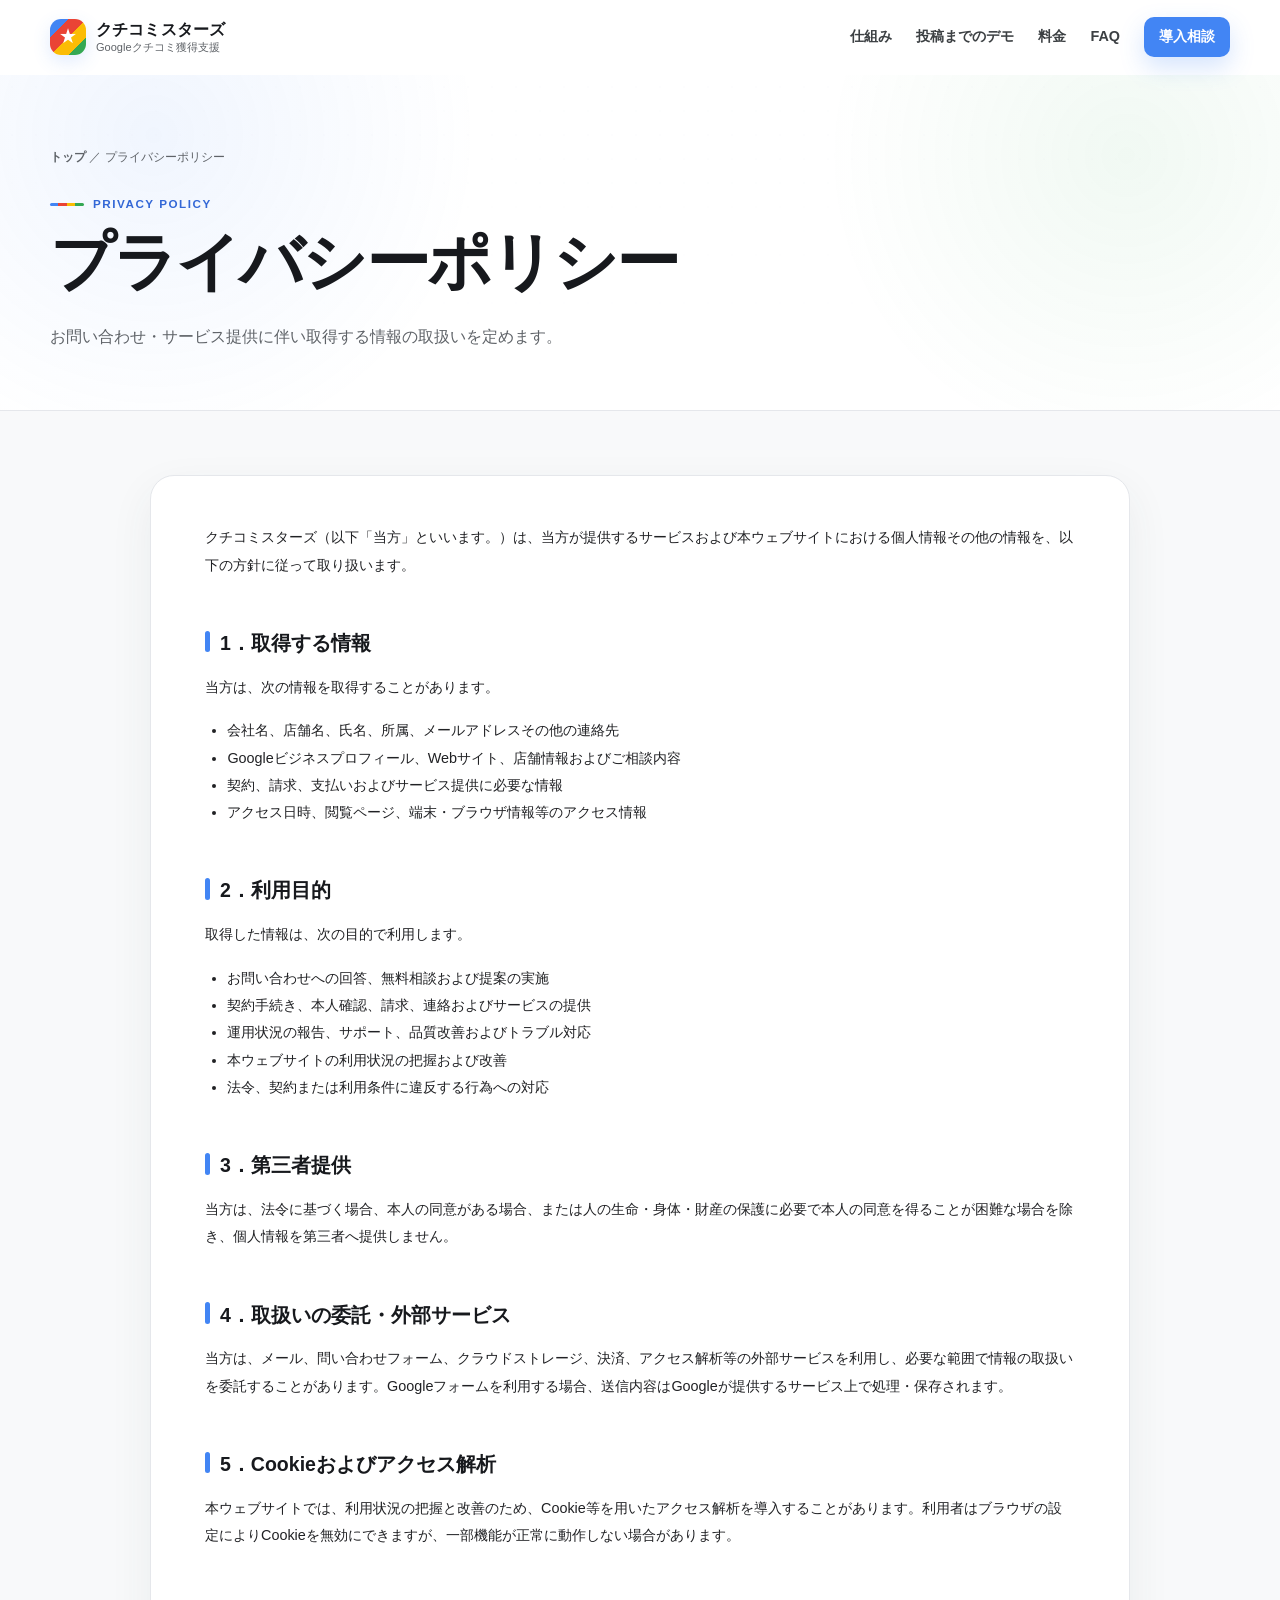
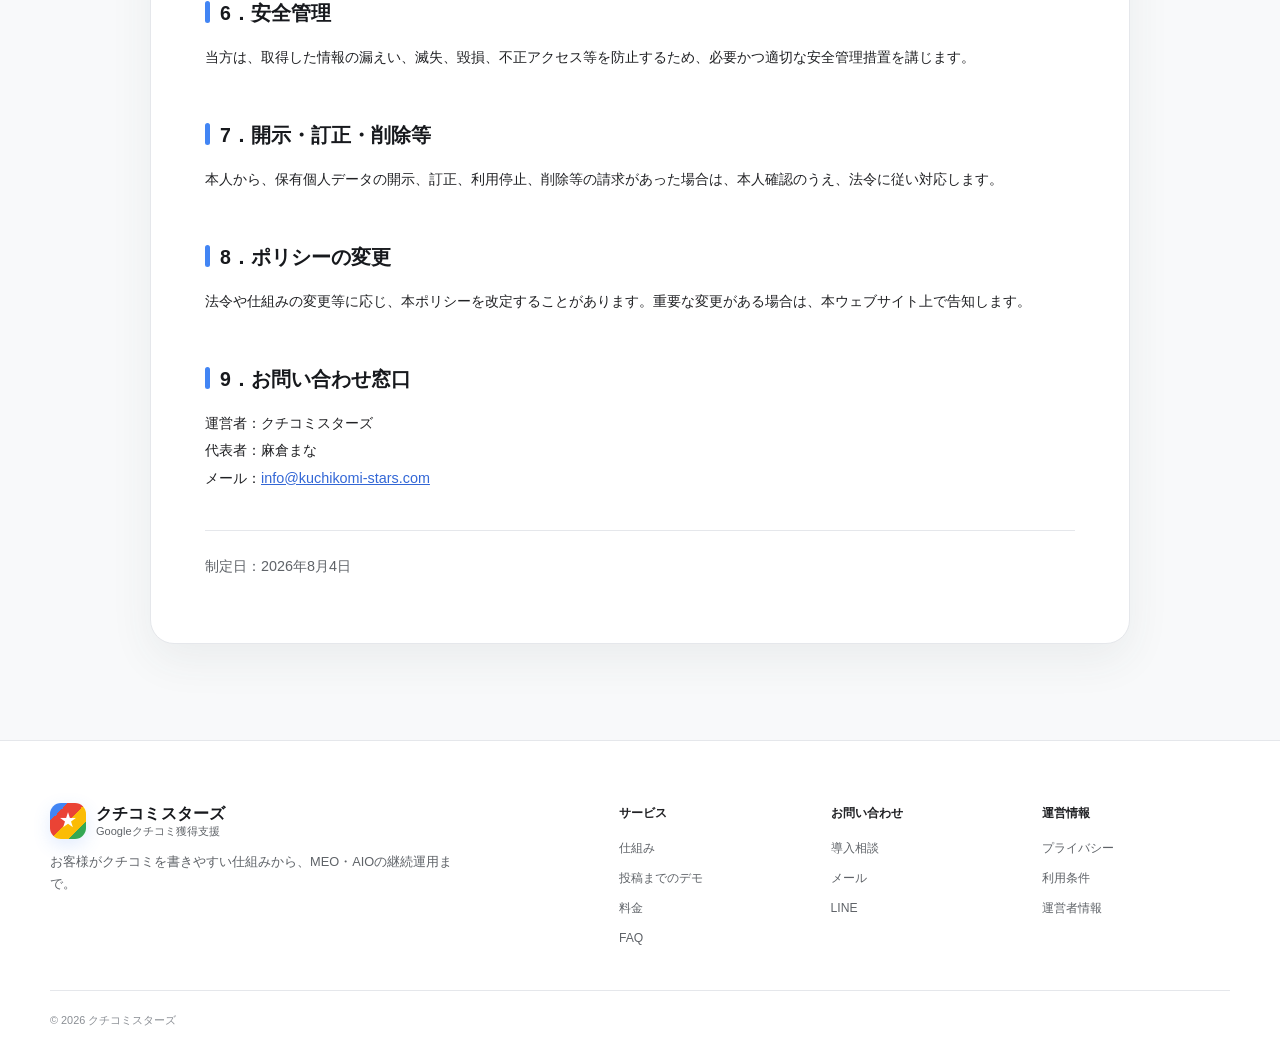
<file: privacy/index.html>
<!DOCTYPE html>
<html lang="ja">
<head>
  <meta charset="utf-8">
  <meta name="viewport" content="width=device-width, initial-scale=1">
  <title>プライバシーポリシー｜クチコミスターズ</title>
  <meta name="description" content="クチコミスターズのプライバシーポリシーです。">
  <meta name="theme-color" content="#ffffff">
  <link rel="canonical" href="https://kuchikomi-stars.com/privacy/">
  <link rel="icon" href="../assets/favicon.svg?v=20260920-2" type="image/svg+xml">
  <link rel="stylesheet" href="../assets/lp.css?v=20260921-2">
</head>
<body class="subpage-body document-page" data-ga4-id="G-1ZKN01T0YL">
  <a class="skip-link" href="#main">本文へ移動</a>
  
  <header class="site-header" data-header>
    <div class="container header-inner">
      <a class="brand" href="../" aria-label="クチコミスターズ トップ">
        <span class="brand-mark" aria-hidden="true">★</span>
        <span class="brand-copy"><strong>クチコミスターズ</strong><small>Googleクチコミ獲得支援</small></span>
      </a>
      <button class="nav-toggle" type="button" aria-expanded="false" aria-controls="global-nav" data-nav-toggle>
        <span class="sr-only">メニューを開く</span><span></span><span></span><span></span>
      </button>
      <nav class="global-nav" id="global-nav" aria-label="メインメニュー" data-nav>
        <a href="../#how">仕組み</a>
        <a href="../demo/">投稿までのデモ</a>
        <a href="../#pricing">料金</a>
        <a href="../#faq">FAQ</a>
        <a class="button button-small button-primary" href="../contact/">導入相談</a>
      </nav>
    </div>
  </header>

  <main id="main">
    <section class="subpage-hero"><div class="container"><p class="breadcrumb"><a href="../">トップ</a> ／ プライバシーポリシー</p><p class="eyebrow eyebrow-light"><span></span> PRIVACY POLICY</p><h1>プライバシーポリシー</h1><p>お問い合わせ・サービス提供に伴い取得する情報の取扱いを定めます。</p></div></section>
    <section class="subpage-main">
      <article class="container content-card">
        <p>クチコミスターズ（以下「当方」といいます。）は、当方が提供するサービスおよび本ウェブサイトにおける個人情報その他の情報を、以下の方針に従って取り扱います。</p>

        <h2>1．取得する情報</h2>
        <p>当方は、次の情報を取得することがあります。</p>
        <ul>
          <li>会社名、店舗名、氏名、所属、メールアドレスその他の連絡先</li>
          <li>Googleビジネスプロフィール、Webサイト、店舗情報およびご相談内容</li>
          <li>契約、請求、支払いおよびサービス提供に必要な情報</li>
          <li>アクセス日時、閲覧ページ、端末・ブラウザ情報等のアクセス情報</li>
        </ul>

        <h2>2．利用目的</h2>
        <p>取得した情報は、次の目的で利用します。</p>
        <ul>
          <li>お問い合わせへの回答、無料相談および提案の実施</li>
          <li>契約手続き、本人確認、請求、連絡およびサービスの提供</li>
          <li>運用状況の報告、サポート、品質改善およびトラブル対応</li>
          <li>本ウェブサイトの利用状況の把握および改善</li>
          <li>法令、契約または利用条件に違反する行為への対応</li>
        </ul>

        <h2>3．第三者提供</h2>
        <p>当方は、法令に基づく場合、本人の同意がある場合、または人の生命・身体・財産の保護に必要で本人の同意を得ることが困難な場合を除き、個人情報を第三者へ提供しません。</p>

        <h2>4．取扱いの委託・外部サービス</h2>
        <p>当方は、メール、問い合わせフォーム、クラウドストレージ、決済、アクセス解析等の外部サービスを利用し、必要な範囲で情報の取扱いを委託することがあります。Googleフォームを利用する場合、送信内容はGoogleが提供するサービス上で処理・保存されます。</p>

        <h2>5．Cookieおよびアクセス解析</h2>
        <p>本ウェブサイトでは、利用状況の把握と改善のため、Cookie等を用いたアクセス解析を導入することがあります。利用者はブラウザの設定によりCookieを無効にできますが、一部機能が正常に動作しない場合があります。</p>

        <h2>6．安全管理</h2>
        <p>当方は、取得した情報の漏えい、滅失、毀損、不正アクセス等を防止するため、必要かつ適切な安全管理措置を講じます。</p>

        <h2>7．開示・訂正・削除等</h2>
        <p>本人から、保有個人データの開示、訂正、利用停止、削除等の請求があった場合は、本人確認のうえ、法令に従い対応します。</p>

        <h2>8．ポリシーの変更</h2>
        <p>法令や仕組みの変更等に応じ、本ポリシーを改定することがあります。重要な変更がある場合は、本ウェブサイト上で告知します。</p>

        <h2>9．お問い合わせ窓口</h2>
        <p>運営者：クチコミスターズ<br>代表者：麻倉まな<br>メール：<a href="mailto:info@kuchikomi-stars.com">info@kuchikomi-stars.com</a></p>

        <p class="document-date">制定日：2026年8月4日</p>
      </article>
    </section>
  </main>

  
  <footer class="site-footer">
    <div class="container footer-main">
      <div>
        <a class="brand brand-footer" href="../"><span class="brand-mark" aria-hidden="true">★</span><span class="brand-copy"><strong>クチコミスターズ</strong><small>Googleクチコミ獲得支援</small></span></a>
        <p>お客様がクチコミを書きやすい仕組みから、MEO・AIOの継続運用まで。</p>
      </div>
      <nav class="footer-nav" aria-label="フッターメニュー">
        <div><strong>サービス</strong><a href="../#how">仕組み</a><a href="../demo/">投稿までのデモ</a><a href="../#pricing">料金</a><a href="../#faq">FAQ</a></div>
        <div><strong>お問い合わせ</strong><a href="../contact/">導入相談</a><a href="mailto:info@kuchikomi-stars.com">メール</a><a href="https://lin.ee/X0mxy9O" target="_blank" rel="noopener noreferrer">LINE</a></div>
        <div><strong>運営情報</strong><a href="../privacy/">プライバシー</a><a href="../terms/">利用条件</a><a href="../legal/">運営者情報</a></div>
      </nav>
    </div>
    <div class="container footer-bottom"><p>© <span data-year>2026</span> クチコミスターズ</p></div>
  </footer>
  <script src="../assets/site.js" defer></script>
</body>
</html>
</file>
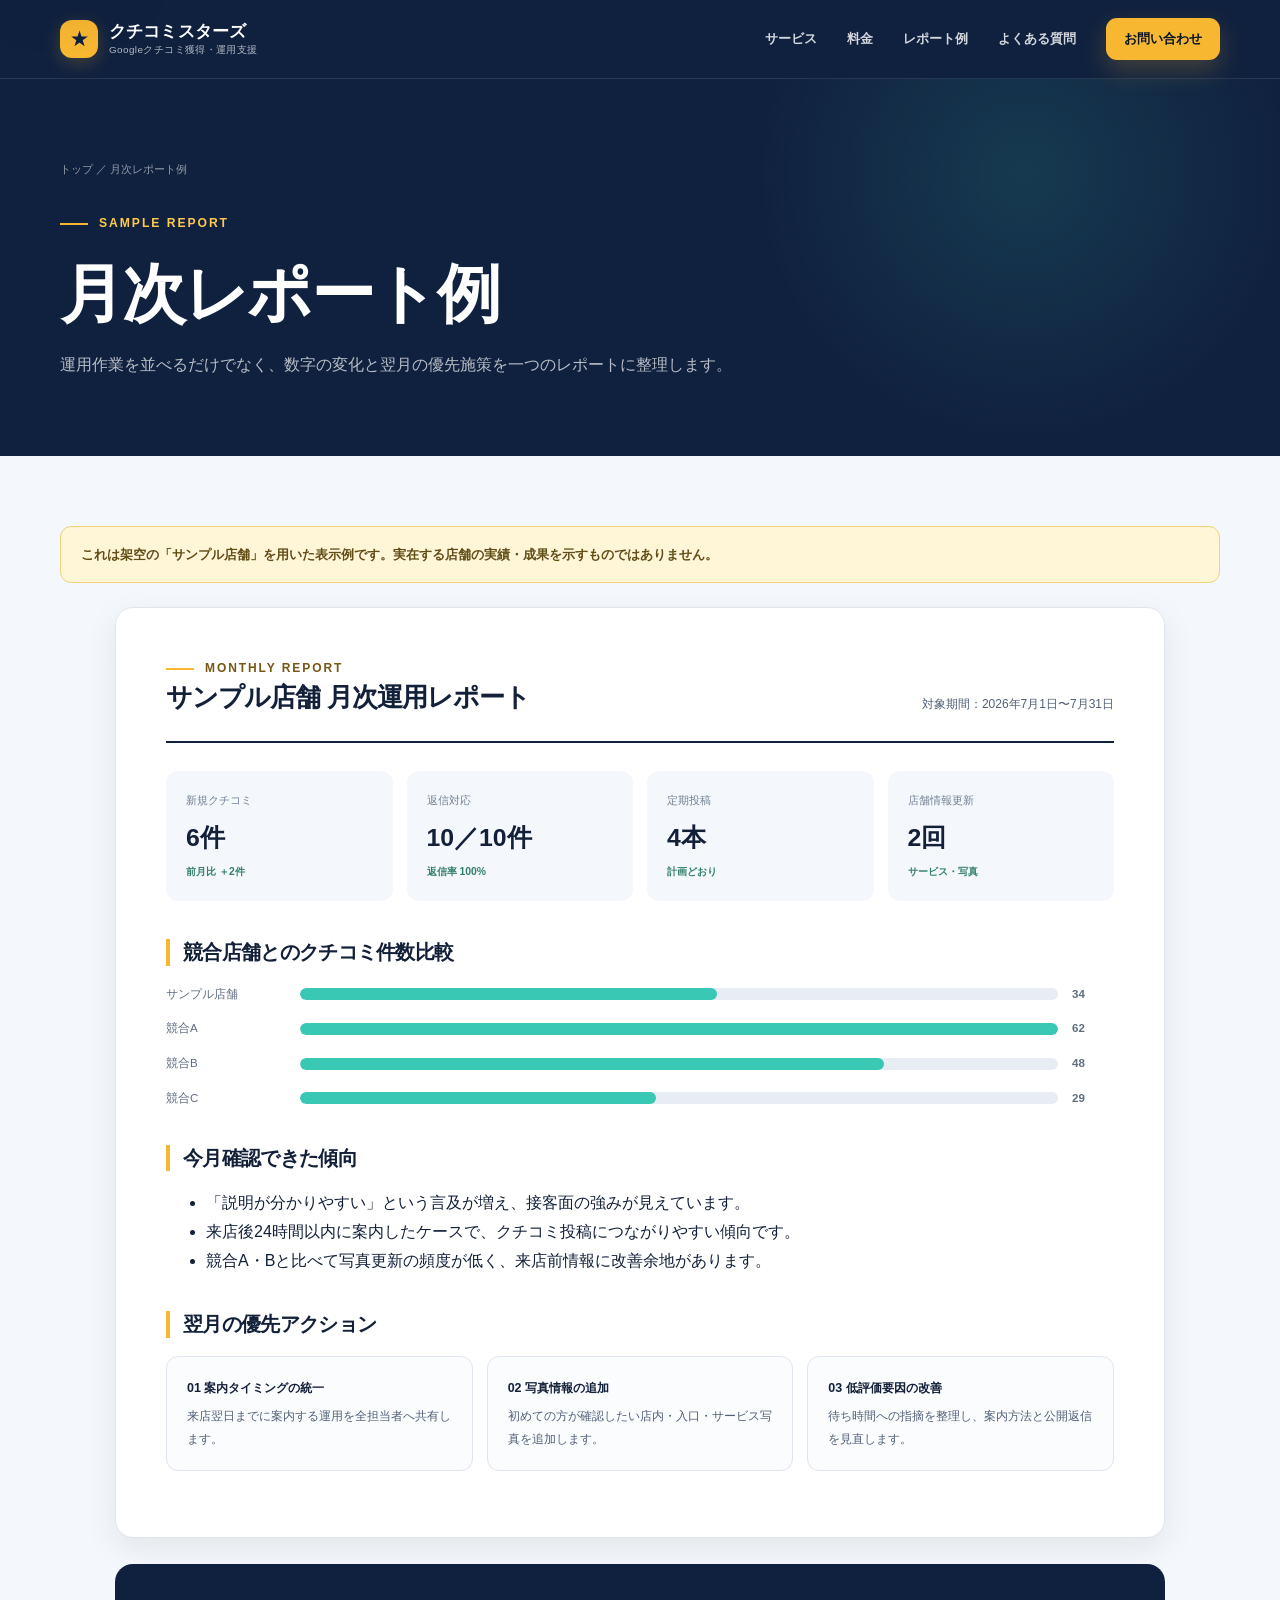
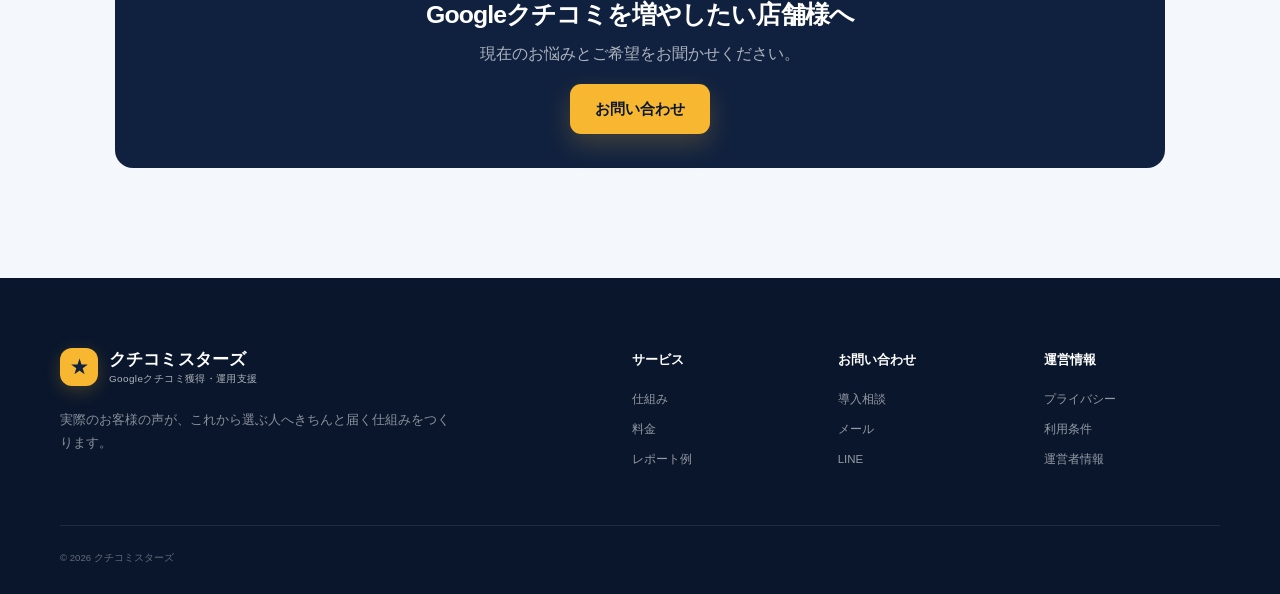
<file: report-sample/index.html>
<!DOCTYPE html>
<html lang="ja">
<head>
  <meta charset="utf-8">
  <meta name="viewport" content="width=device-width, initial-scale=1">
  <title>月次レポート例｜クチコミスターズ</title>
  <meta name="description" content="クチコミスターズの月次レポート例。運用実績、競合比較、クチコミ傾向、翌月の改善提案を確認できます。">
  <meta name="theme-color" content="#10213f">
  <link rel="canonical" href="https://kuchikomi-stars.com/report-sample/">
  <link rel="icon" href="../assets/favicon.svg?v=20260920-2" type="image/svg+xml">
  <link rel="stylesheet" href="../assets/styles.css?v=20260805-1">
  <meta property="og:type" content="website">
  <meta property="og:title" content="月次レポート例｜クチコミスターズ">
  <meta property="og:description" content="毎月の実施内容と、翌月の改善方針が分かるレポート例です。">
  <meta property="og:url" content="https://kuchikomi-stars.com/report-sample/">
  <meta property="og:image" content="https://kuchikomi-stars.com/assets/og-image.png">
</head>
<body class="subpage-body" data-ga4-id="G-1ZKN01T0YL">
  <a class="skip-link" href="#main">本文へ移動</a>
  <header class="site-header" data-header>
    <div class="container header-inner">
      <a class="brand" href="../" aria-label="クチコミスターズ トップ"><span class="brand-mark" aria-hidden="true">★</span><span><strong>クチコミスターズ</strong><small>Googleクチコミ獲得・運用支援</small></span></a>
      <button class="nav-toggle" type="button" aria-expanded="false" aria-controls="global-nav" data-nav-toggle><span class="sr-only">メニューを開く</span><span></span><span></span><span></span></button>
      <nav class="global-nav" id="global-nav" aria-label="メインメニュー" data-nav>
        <a href="../#how">サービス</a><a href="../#pricing">料金</a><a href="./" aria-current="page">レポート例</a><a href="../#faq">よくある質問</a><a class="button button-small button-primary" href="../contact/">お問い合わせ</a>
      </nav>
    </div>
  </header>

  <main id="main">
    <section class="subpage-hero">
      <div class="container">
        <p class="breadcrumb"><a href="../">トップ</a> ／ 月次レポート例</p>
        <p class="eyebrow eyebrow-light"><span></span> SAMPLE REPORT</p>
        <h1>月次レポート例</h1>
        <p>運用作業を並べるだけでなく、数字の変化と翌月の優先施策を一つのレポートに整理します。</p>
      </div>
    </section>

    <section class="subpage-main">
      <div class="container sample-banner">これは架空の「サンプル店舗」を用いた表示例です。実在する店舗の実績・成果を示すものではありません。</div>
      <article class="container sample-report">
        <header class="sample-report-header">
          <div><p class="eyebrow"><span></span> MONTHLY REPORT</p><h2>サンプル店舗 月次運用レポート</h2></div>
          <p>対象期間：2026年7月1日〜7月31日</p>
        </header>

        <div class="sample-kpi-grid" role="group" aria-label="今月のサンプル指標">
          <div class="sample-kpi"><small>新規クチコミ</small><strong>6件</strong><span>前月比 ＋2件</span></div>
          <div class="sample-kpi"><small>返信対応</small><strong>10／10件</strong><span>返信率 100%</span></div>
          <div class="sample-kpi"><small>定期投稿</small><strong>4本</strong><span>計画どおり</span></div>
          <div class="sample-kpi"><small>店舗情報更新</small><strong>2回</strong><span>サービス・写真</span></div>
        </div>

        <section class="sample-section">
          <h3>競合店舗とのクチコミ件数比較</h3>
          <div class="sample-bar-chart">
            <div class="sample-bar-row"><span>サンプル店舗</span><div class="sample-bar"><span class="bar-55"></span></div><strong>34</strong></div>
            <div class="sample-bar-row"><span>競合A</span><div class="sample-bar"><span class="bar-100"></span></div><strong>62</strong></div>
            <div class="sample-bar-row"><span>競合B</span><div class="sample-bar"><span class="bar-77"></span></div><strong>48</strong></div>
            <div class="sample-bar-row"><span>競合C</span><div class="sample-bar"><span class="bar-47"></span></div><strong>29</strong></div>
          </div>
        </section>

        <section class="sample-section">
          <h3>今月確認できた傾向</h3>
          <ul>
            <li>「説明が分かりやすい」という言及が増え、接客面の強みが見えています。</li>
            <li>来店後24時間以内に案内したケースで、クチコミ投稿につながりやすい傾向です。</li>
            <li>競合A・Bと比べて写真更新の頻度が低く、来店前情報に改善余地があります。</li>
          </ul>
        </section>

        <section class="sample-section">
          <h3>翌月の優先アクション</h3>
          <ol class="sample-actions">
            <li><strong>01 案内タイミングの統一</strong>来店翌日までに案内する運用を全担当者へ共有します。</li>
            <li><strong>02 写真情報の追加</strong>初めての方が確認したい店内・入口・サービス写真を追加します。</li>
            <li><strong>03 低評価要因の改善</strong>待ち時間への指摘を整理し、案内方法と公開返信を見直します。</li>
          </ol>
        </section>
      </article>

      <aside class="container sample-cta">
        <h2>Googleクチコミを増やしたい店舗様へ</h2>
        <p>現在のお悩みとご希望をお聞かせください。</p>
        <a class="button button-primary" href="../contact/">お問い合わせ</a>
      </aside>
    </section>
  </main>

  <footer class="site-footer">
    <div class="container footer-main">
      <div><a class="brand brand-footer" href="../"><span class="brand-mark" aria-hidden="true">★</span><span><strong>クチコミスターズ</strong><small>Googleクチコミ獲得・運用支援</small></span></a><p>実際のお客様の声が、これから選ぶ人へきちんと届く仕組みをつくります。</p></div>
      <nav class="footer-nav" aria-label="フッターメニュー"><div><strong>サービス</strong><a href="../#how">仕組み</a><a href="../#pricing">料金</a><a href="./">レポート例</a></div><div><strong>お問い合わせ</strong><a href="../contact/">導入相談</a><a href="mailto:info@kuchikomi-stars.com">メール</a><a href="https://lin.ee/X0mxy9O" target="_blank" rel="noopener noreferrer">LINE</a></div><div><strong>運営情報</strong><a href="../privacy/">プライバシー</a><a href="../terms/">利用条件</a><a href="../legal/">運営者情報</a></div></nav>
    </div>
    <div class="container footer-bottom"><p>© <span data-year>2026</span> クチコミスターズ</p></div>
  </footer>
  <script src="../assets/site.js" defer></script>
</body>
</html>
</file>
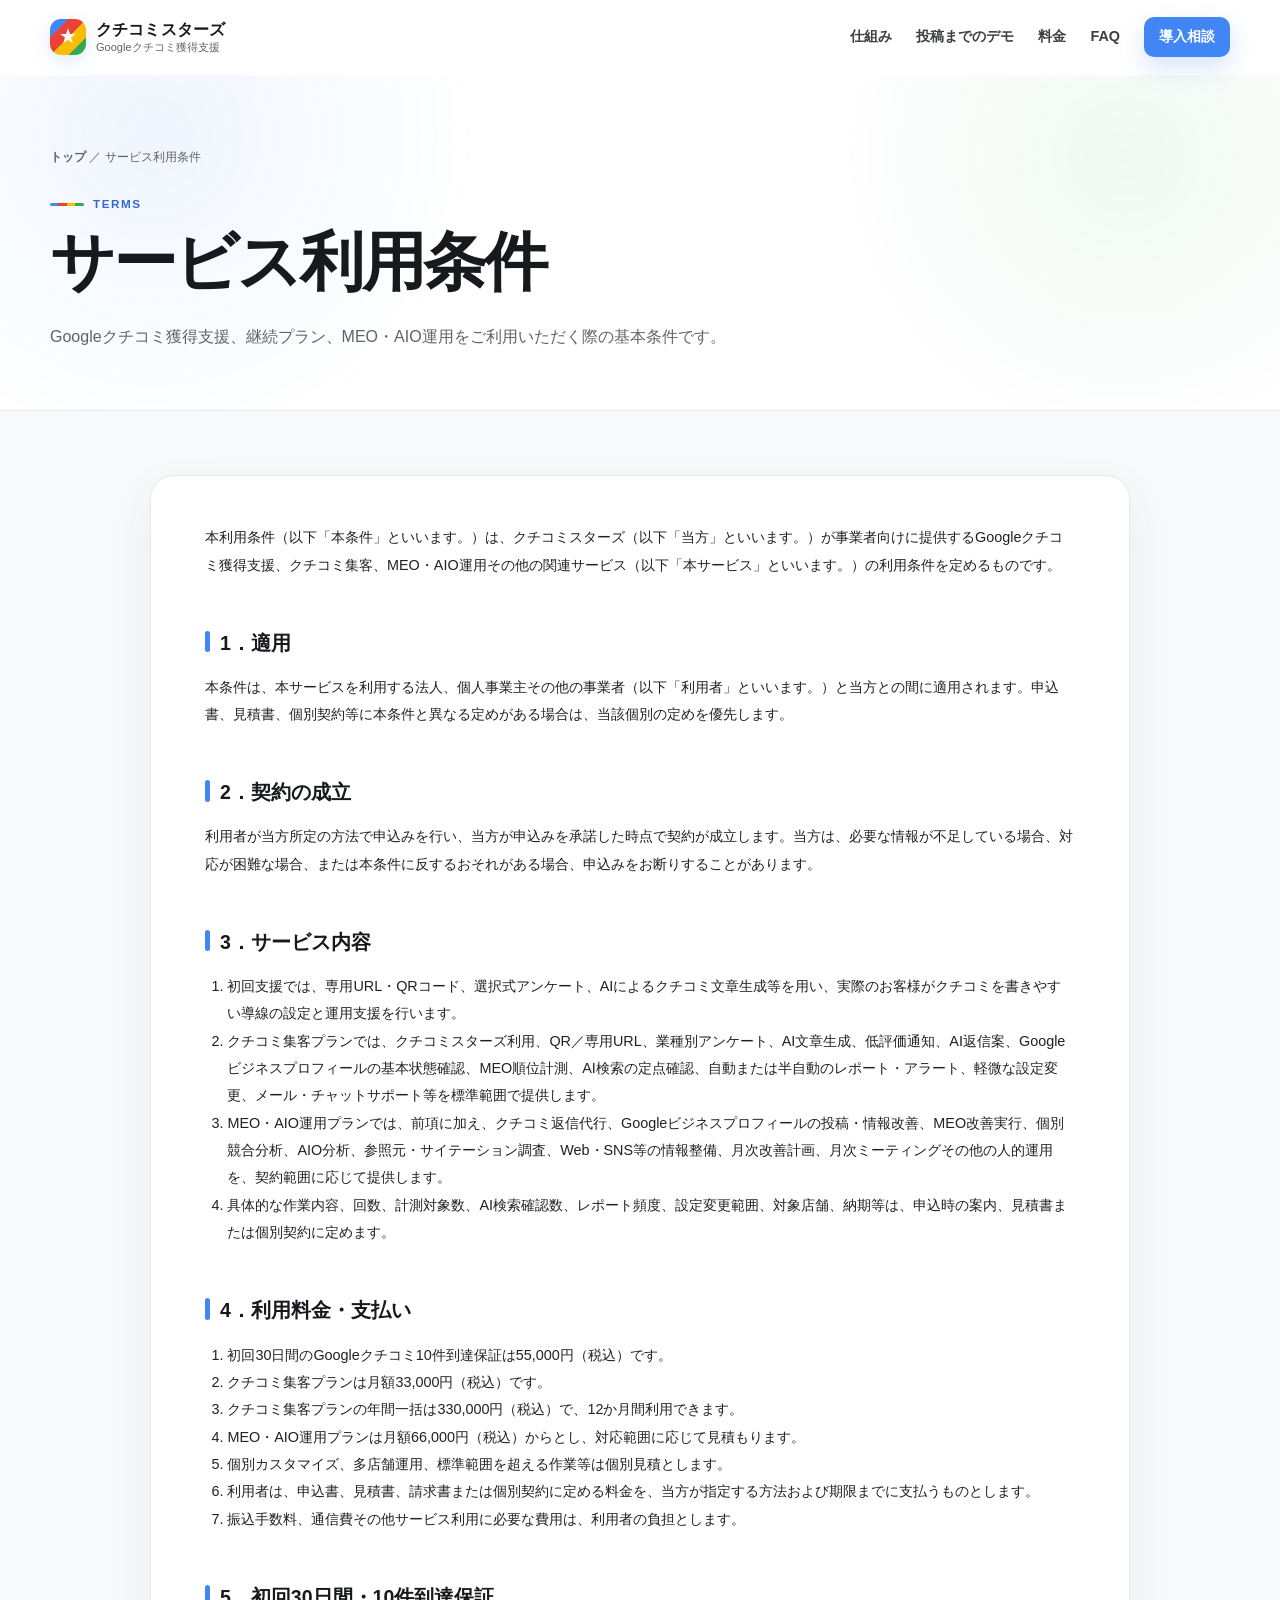
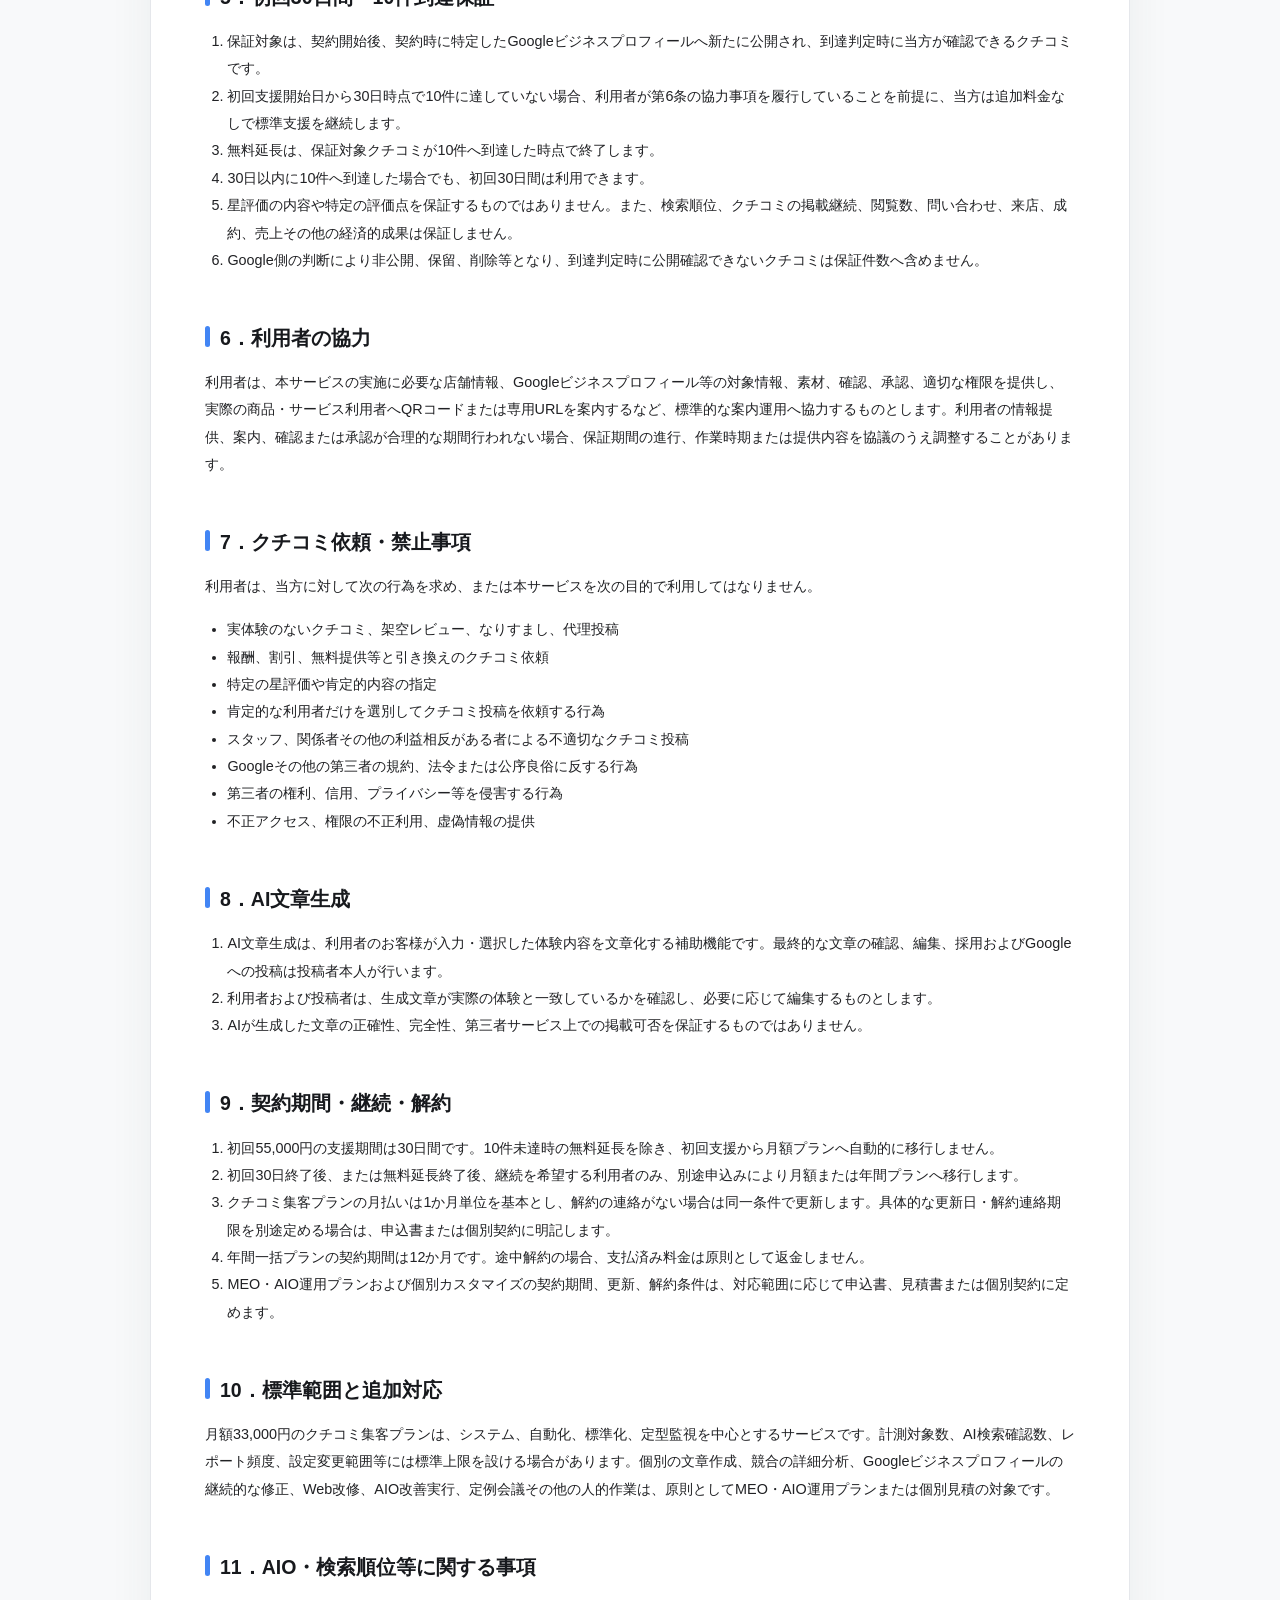
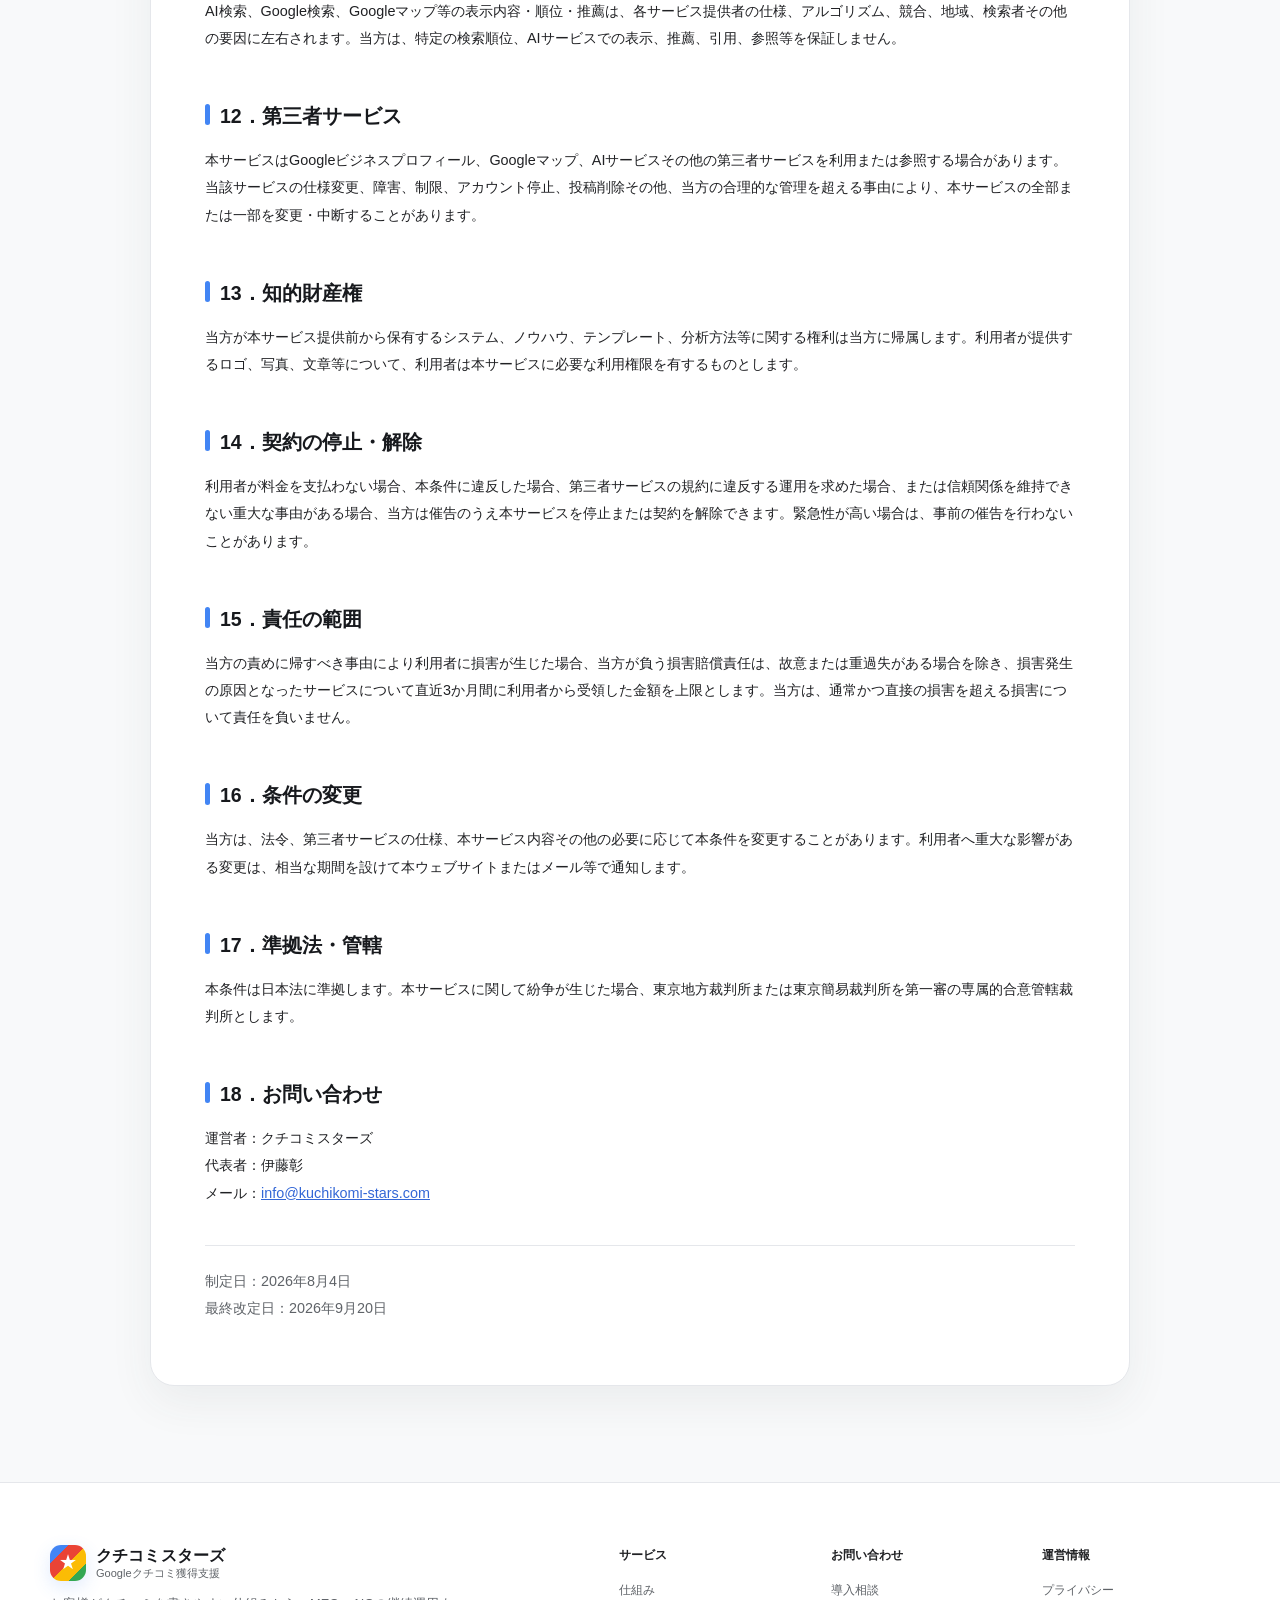
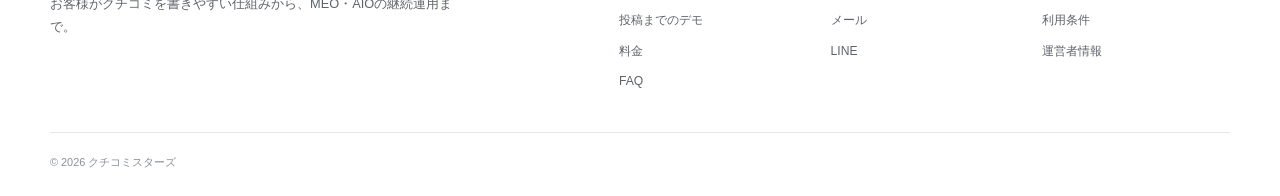
<file: terms/index.html>
<!DOCTYPE html>
<html lang="ja">
<head>
  <meta charset="utf-8">
  <meta name="viewport" content="width=device-width, initial-scale=1">
  <title>サービス利用条件｜クチコミスターズ</title>
  <meta name="description" content="クチコミスターズのGoogleクチコミ10件到達保証、月額33,000円、年間330,000円、MEO・AIO運用プラン等の利用条件です。">
  <meta name="theme-color" content="#ffffff">
  <link rel="canonical" href="https://kuchikomi-stars.com/terms/">
  <link rel="icon" href="../assets/favicon.svg?v=20260920-2" type="image/svg+xml">
  <link rel="stylesheet" href="../assets/lp.css?v=20260921-2">
</head>
<body class="subpage-body document-page" data-ga4-id="G-1ZKN01T0YL">
  <a class="skip-link" href="#main">本文へ移動</a>
  
  <header class="site-header" data-header>
    <div class="container header-inner">
      <a class="brand" href="../" aria-label="クチコミスターズ トップ">
        <span class="brand-mark" aria-hidden="true">★</span>
        <span class="brand-copy"><strong>クチコミスターズ</strong><small>Googleクチコミ獲得支援</small></span>
      </a>
      <button class="nav-toggle" type="button" aria-expanded="false" aria-controls="global-nav" data-nav-toggle>
        <span class="sr-only">メニューを開く</span><span></span><span></span><span></span>
      </button>
      <nav class="global-nav" id="global-nav" aria-label="メインメニュー" data-nav>
        <a href="../#how">仕組み</a>
        <a href="../demo/">投稿までのデモ</a>
        <a href="../#pricing">料金</a>
        <a href="../#faq">FAQ</a>
        <a class="button button-small button-primary" href="../contact/">導入相談</a>
      </nav>
    </div>
  </header>

  <main id="main">
    <section class="subpage-hero"><div class="container"><p class="breadcrumb"><a href="../">トップ</a> ／ サービス利用条件</p><p class="eyebrow eyebrow-light"><span></span> TERMS</p><h1>サービス利用条件</h1><p>Googleクチコミ獲得支援、継続プラン、MEO・AIO運用をご利用いただく際の基本条件です。</p></div></section>

    <section class="subpage-main">
      <article class="container content-card">
        <p>本利用条件（以下「本条件」といいます。）は、クチコミスターズ（以下「当方」といいます。）が事業者向けに提供するGoogleクチコミ獲得支援、クチコミ集客、MEO・AIO運用その他の関連サービス（以下「本サービス」といいます。）の利用条件を定めるものです。</p>

        <h2>1．適用</h2>
        <p>本条件は、本サービスを利用する法人、個人事業主その他の事業者（以下「利用者」といいます。）と当方との間に適用されます。申込書、見積書、個別契約等に本条件と異なる定めがある場合は、当該個別の定めを優先します。</p>

        <h2>2．契約の成立</h2>
        <p>利用者が当方所定の方法で申込みを行い、当方が申込みを承諾した時点で契約が成立します。当方は、必要な情報が不足している場合、対応が困難な場合、または本条件に反するおそれがある場合、申込みをお断りすることがあります。</p>

        <h2>3．サービス内容</h2>
        <ol>
          <li>初回支援では、専用URL・QRコード、選択式アンケート、AIによるクチコミ文章生成等を用い、実際のお客様がクチコミを書きやすい導線の設定と運用支援を行います。</li>
          <li>クチコミ集客プランでは、クチコミスターズ利用、QR／専用URL、業種別アンケート、AI文章生成、低評価通知、AI返信案、Googleビジネスプロフィールの基本状態確認、MEO順位計測、AI検索の定点確認、自動または半自動のレポート・アラート、軽微な設定変更、メール・チャットサポート等を標準範囲で提供します。</li>
          <li>MEO・AIO運用プランでは、前項に加え、クチコミ返信代行、Googleビジネスプロフィールの投稿・情報改善、MEO改善実行、個別競合分析、AIO分析、参照元・サイテーション調査、Web・SNS等の情報整備、月次改善計画、月次ミーティングその他の人的運用を、契約範囲に応じて提供します。</li>
          <li>具体的な作業内容、回数、計測対象数、AI検索確認数、レポート頻度、設定変更範囲、対象店舗、納期等は、申込時の案内、見積書または個別契約に定めます。</li>
        </ol>

        <h2>4．利用料金・支払い</h2>
        <ol>
          <li>初回30日間のGoogleクチコミ10件到達保証は55,000円（税込）です。</li>
          <li>クチコミ集客プランは月額33,000円（税込）です。</li>
          <li>クチコミ集客プランの年間一括は330,000円（税込）で、12か月間利用できます。</li>
          <li>MEO・AIO運用プランは月額66,000円（税込）からとし、対応範囲に応じて見積もります。</li>
          <li>個別カスタマイズ、多店舗運用、標準範囲を超える作業等は個別見積とします。</li>
          <li>利用者は、申込書、見積書、請求書または個別契約に定める料金を、当方が指定する方法および期限までに支払うものとします。</li>
          <li>振込手数料、通信費その他サービス利用に必要な費用は、利用者の負担とします。</li>
        </ol>

        <h2>5．初回30日間・10件到達保証</h2>
        <ol>
          <li>保証対象は、契約開始後、契約時に特定したGoogleビジネスプロフィールへ新たに公開され、到達判定時に当方が確認できるクチコミです。</li>
          <li>初回支援開始日から30日時点で10件に達していない場合、利用者が第6条の協力事項を履行していることを前提に、当方は追加料金なしで標準支援を継続します。</li>
          <li>無料延長は、保証対象クチコミが10件へ到達した時点で終了します。</li>
          <li>30日以内に10件へ到達した場合でも、初回30日間は利用できます。</li>
          <li>星評価の内容や特定の評価点を保証するものではありません。また、検索順位、クチコミの掲載継続、閲覧数、問い合わせ、来店、成約、売上その他の経済的成果は保証しません。</li>
          <li>Google側の判断により非公開、保留、削除等となり、到達判定時に公開確認できないクチコミは保証件数へ含めません。</li>
        </ol>

        <h2>6．利用者の協力</h2>
        <p>利用者は、本サービスの実施に必要な店舗情報、Googleビジネスプロフィール等の対象情報、素材、確認、承認、適切な権限を提供し、実際の商品・サービス利用者へQRコードまたは専用URLを案内するなど、標準的な案内運用へ協力するものとします。利用者の情報提供、案内、確認または承認が合理的な期間行われない場合、保証期間の進行、作業時期または提供内容を協議のうえ調整することがあります。</p>

        <h2>7．クチコミ依頼・禁止事項</h2>
        <p>利用者は、当方に対して次の行為を求め、または本サービスを次の目的で利用してはなりません。</p>
        <ul>
          <li>実体験のないクチコミ、架空レビュー、なりすまし、代理投稿</li>
          <li>報酬、割引、無料提供等と引き換えのクチコミ依頼</li>
          <li>特定の星評価や肯定的内容の指定</li>
          <li>肯定的な利用者だけを選別してクチコミ投稿を依頼する行為</li>
          <li>スタッフ、関係者その他の利益相反がある者による不適切なクチコミ投稿</li>
          <li>Googleその他の第三者の規約、法令または公序良俗に反する行為</li>
          <li>第三者の権利、信用、プライバシー等を侵害する行為</li>
          <li>不正アクセス、権限の不正利用、虚偽情報の提供</li>
        </ul>

        <h2>8．AI文章生成</h2>
        <ol>
          <li>AI文章生成は、利用者のお客様が入力・選択した体験内容を文章化する補助機能です。最終的な文章の確認、編集、採用およびGoogleへの投稿は投稿者本人が行います。</li>
          <li>利用者および投稿者は、生成文章が実際の体験と一致しているかを確認し、必要に応じて編集するものとします。</li>
          <li>AIが生成した文章の正確性、完全性、第三者サービス上での掲載可否を保証するものではありません。</li>
        </ol>

        <h2>9．契約期間・継続・解約</h2>
        <ol>
          <li>初回55,000円の支援期間は30日間です。10件未達時の無料延長を除き、初回支援から月額プランへ自動的に移行しません。</li>
          <li>初回30日終了後、または無料延長終了後、継続を希望する利用者のみ、別途申込みにより月額または年間プランへ移行します。</li>
          <li>クチコミ集客プランの月払いは1か月単位を基本とし、解約の連絡がない場合は同一条件で更新します。具体的な更新日・解約連絡期限を別途定める場合は、申込書または個別契約に明記します。</li>
          <li>年間一括プランの契約期間は12か月です。途中解約の場合、支払済み料金は原則として返金しません。</li>
          <li>MEO・AIO運用プランおよび個別カスタマイズの契約期間、更新、解約条件は、対応範囲に応じて申込書、見積書または個別契約に定めます。</li>
        </ol>

        <h2>10．標準範囲と追加対応</h2>
        <p>月額33,000円のクチコミ集客プランは、システム、自動化、標準化、定型監視を中心とするサービスです。計測対象数、AI検索確認数、レポート頻度、設定変更範囲等には標準上限を設ける場合があります。個別の文章作成、競合の詳細分析、Googleビジネスプロフィールの継続的な修正、Web改修、AIO改善実行、定例会議その他の人的作業は、原則としてMEO・AIO運用プランまたは個別見積の対象です。</p>

        <h2>11．AIO・検索順位等に関する事項</h2>
        <p>AI検索、Google検索、Googleマップ等の表示内容・順位・推薦は、各サービス提供者の仕様、アルゴリズム、競合、地域、検索者その他の要因に左右されます。当方は、特定の検索順位、AIサービスでの表示、推薦、引用、参照等を保証しません。</p>

        <h2>12．第三者サービス</h2>
        <p>本サービスはGoogleビジネスプロフィール、Googleマップ、AIサービスその他の第三者サービスを利用または参照する場合があります。当該サービスの仕様変更、障害、制限、アカウント停止、投稿削除その他、当方の合理的な管理を超える事由により、本サービスの全部または一部を変更・中断することがあります。</p>

        <h2>13．知的財産権</h2>
        <p>当方が本サービス提供前から保有するシステム、ノウハウ、テンプレート、分析方法等に関する権利は当方に帰属します。利用者が提供するロゴ、写真、文章等について、利用者は本サービスに必要な利用権限を有するものとします。</p>

        <h2>14．契約の停止・解除</h2>
        <p>利用者が料金を支払わない場合、本条件に違反した場合、第三者サービスの規約に違反する運用を求めた場合、または信頼関係を維持できない重大な事由がある場合、当方は催告のうえ本サービスを停止または契約を解除できます。緊急性が高い場合は、事前の催告を行わないことがあります。</p>

        <h2>15．責任の範囲</h2>
        <p>当方の責めに帰すべき事由により利用者に損害が生じた場合、当方が負う損害賠償責任は、故意または重過失がある場合を除き、損害発生の原因となったサービスについて直近3か月間に利用者から受領した金額を上限とします。当方は、通常かつ直接の損害を超える損害について責任を負いません。</p>

        <h2>16．条件の変更</h2>
        <p>当方は、法令、第三者サービスの仕様、本サービス内容その他の必要に応じて本条件を変更することがあります。利用者へ重大な影響がある変更は、相当な期間を設けて本ウェブサイトまたはメール等で通知します。</p>

        <h2>17．準拠法・管轄</h2>
        <p>本条件は日本法に準拠します。本サービスに関して紛争が生じた場合、東京地方裁判所または東京簡易裁判所を第一審の専属的合意管轄裁判所とします。</p>

        <h2>18．お問い合わせ</h2>
        <p>運営者：クチコミスターズ<br>代表者：伊藤彰<br>メール：<a href="mailto:info@kuchikomi-stars.com">info@kuchikomi-stars.com</a></p>
        <p class="document-date">制定日：2026年8月4日<br>最終改定日：2026年9月20日</p>
      </article>
    </section>
  </main>

  
  <footer class="site-footer">
    <div class="container footer-main">
      <div>
        <a class="brand brand-footer" href="../"><span class="brand-mark" aria-hidden="true">★</span><span class="brand-copy"><strong>クチコミスターズ</strong><small>Googleクチコミ獲得支援</small></span></a>
        <p>お客様がクチコミを書きやすい仕組みから、MEO・AIOの継続運用まで。</p>
      </div>
      <nav class="footer-nav" aria-label="フッターメニュー">
        <div><strong>サービス</strong><a href="../#how">仕組み</a><a href="../demo/">投稿までのデモ</a><a href="../#pricing">料金</a><a href="../#faq">FAQ</a></div>
        <div><strong>お問い合わせ</strong><a href="../contact/">導入相談</a><a href="mailto:info@kuchikomi-stars.com">メール</a><a href="https://lin.ee/X0mxy9O" target="_blank" rel="noopener noreferrer">LINE</a></div>
        <div><strong>運営情報</strong><a href="../privacy/">プライバシー</a><a href="../terms/">利用条件</a><a href="../legal/">運営者情報</a></div>
      </nav>
    </div>
    <div class="container footer-bottom"><p>© <span data-year>2026</span> クチコミスターズ</p></div>
  </footer>
  <script src="../assets/site.js" defer></script>
</body>
</html>
</file>
<file: assets/lp.css>
:root {
  --ink: #202124;
  --ink-strong: #17191d;
  --muted: #5f6368;
  --line: #e5e7eb;
  --line-strong: #d8dde5;
  --surface: #ffffff;
  --soft: #f7f8fa;
  --soft-blue: #f4f7fe;
  --charcoal: #202124;
  --blue: #4285f4;
  --blue-dark: #3367d6;
  --blue-soft: #e8f0fe;
  --red: #ea4335;
  --yellow: #fbbc05;
  --green: #34a853;
  --radius: 22px;
  --radius-sm: 14px;
  --shadow-sm: 0 10px 30px rgba(32, 33, 36, .06);
  --shadow-md: 0 24px 60px rgba(32, 33, 36, .10);
  --max: 1180px;
}

*,
*::before,
*::after {
  box-sizing: border-box;
}

html {
  scroll-behavior: smooth;
  scroll-padding-top: 86px;
  background: var(--surface);
  color: var(--ink);
  font-family: -apple-system, BlinkMacSystemFont, "Segoe UI", "Noto Sans JP", "Hiragino Kaku Gothic ProN", "Yu Gothic", sans-serif;
  text-rendering: optimizeLegibility;
}

body {
  margin: 0;
  min-width: 320px;
  background: var(--surface);
  color: var(--ink);
  line-height: 1.75;
  -webkit-font-smoothing: antialiased;
}

body.nav-open {
  overflow: hidden;
}

a {
  color: inherit;
}

img {
  max-width: 100%;
  height: auto;
}

button,
input,
textarea,
select {
  font: inherit;
}

button,
a {
  -webkit-tap-highlight-color: transparent;
}

[hidden] {
  display: none !important;
}

.container {
  width: min(calc(100% - 48px), var(--max));
  margin-inline: auto;
}

.sr-only {
  position: absolute !important;
  width: 1px !important;
  height: 1px !important;
  padding: 0 !important;
  margin: -1px !important;
  overflow: hidden !important;
  clip: rect(0, 0, 0, 0) !important;
  white-space: nowrap !important;
  border: 0 !important;
}

.skip-link {
  position: fixed;
  top: 8px;
  left: 8px;
  z-index: 1000;
  padding: 10px 14px;
  border-radius: 8px;
  background: var(--charcoal);
  color: #fff;
  font-weight: 700;
  text-decoration: none;
  transform: translateY(-160%);
  transition: transform .15s ease;
}

.skip-link:focus {
  transform: translateY(0);
}

.site-header {
  position: sticky;
  top: 0;
  z-index: 100;
  border-bottom: 1px solid transparent;
  background: rgba(255, 255, 255, .92);
  backdrop-filter: blur(16px);
  transition: box-shadow .2s ease, border-color .2s ease;
}

.site-header.is-scrolled {
  border-color: var(--line);
  box-shadow: 0 8px 26px rgba(32, 33, 36, .05);
}

.header-inner {
  display: flex;
  align-items: center;
  justify-content: space-between;
  min-height: 74px;
  gap: 24px;
}

.brand {
  display: inline-flex;
  align-items: center;
  gap: 10px;
  color: var(--ink-strong);
  text-decoration: none;
}

.brand-mark {
  display: grid;
  place-items: center;
  width: 36px;
  height: 36px;
  border-radius: 11px;
  background:
    linear-gradient(135deg, var(--blue) 0 25%, var(--red) 25% 50%, var(--yellow) 50% 75%, var(--green) 75%);
  color: #fff;
  font-size: 18px;
  box-shadow: 0 6px 18px rgba(66, 133, 244, .16);
}

.brand-copy {
  display: flex;
  flex-direction: column;
  gap: 1px;
}

.brand strong {
  font-size: 1rem;
  line-height: 1.25;
  letter-spacing: .01em;
}

.brand small {
  color: var(--muted);
  font-size: .69rem;
  line-height: 1.2;
}

.global-nav {
  display: flex;
  align-items: center;
  gap: 24px;
}

.global-nav > a:not(.button) {
  color: #3c4043;
  font-size: .9rem;
  font-weight: 700;
  text-decoration: none;
}

.global-nav > a:not(.button):hover {
  color: var(--blue-dark);
}

.nav-toggle {
  display: none;
  width: 44px;
  height: 44px;
  padding: 10px;
  border: 0;
  border-radius: 10px;
  background: transparent;
  cursor: pointer;
}

.nav-toggle span:not(.sr-only) {
  display: block;
  height: 2px;
  margin: 5px 0;
  border-radius: 2px;
  background: var(--ink);
}

.button {
  display: inline-flex;
  align-items: center;
  justify-content: center;
  min-height: 48px;
  padding: 12px 20px;
  border: 1px solid transparent;
  border-radius: 12px;
  font-weight: 800;
  line-height: 1.35;
  text-align: center;
  text-decoration: none;
  transition: transform .15s ease, background .15s ease, border-color .15s ease, box-shadow .15s ease;
}

.button:hover {
  transform: translateY(-1px);
}

.button:focus-visible,
summary:focus-visible,
a:focus-visible,
button:focus-visible {
  outline: 3px solid #aecbfa;
  outline-offset: 3px;
}

.button-primary {
  background: var(--blue);
  color: #fff;
  box-shadow: 0 10px 24px rgba(66, 133, 244, .22);
}

.button-primary:hover {
  background: var(--blue-dark);
}

.button-secondary {
  border-color: #cfd5df;
  background: #fff;
  color: var(--ink);
}

.button-secondary:hover {
  border-color: #aeb6c3;
  background: #fafbfc;
}

.button-light {
  background: #fff;
  color: var(--blue-dark);
  box-shadow: 0 10px 28px rgba(0, 0, 0, .12);
}

.button-outline-light {
  border-color: rgba(255,255,255,.5);
  color: #fff;
  background: transparent;
}

.button-small {
  min-height: 40px;
  padding: 9px 14px;
  border-radius: 10px;
  font-size: .86rem;
}

.button-large {
  min-height: 54px;
  padding: 14px 24px;
}

.button-block {
  width: 100%;
}

.hero {
  position: relative;
  overflow: hidden;
  padding: 88px 0 40px;
  background:
    radial-gradient(circle at 84% 9%, rgba(66,133,244,.11), transparent 26rem),
    radial-gradient(circle at 14% 80%, rgba(52,168,83,.07), transparent 24rem),
    #fff;
}

.hero::before {
  content: "";
  position: absolute;
  inset: 0;
  pointer-events: none;
  background-image: radial-gradient(#dfe4eb 1px, transparent 1px);
  background-size: 24px 24px;
  mask-image: linear-gradient(to bottom, rgba(0,0,0,.35), transparent 70%);
  opacity: .45;
}

.hero-grid,
.hero-flow {
  position: relative;
  z-index: 1;
}

.hero-grid {
  display: grid;
  grid-template-columns: minmax(0, 1.02fr) minmax(420px, .98fr);
  align-items: center;
  gap: 72px;
}

.hero-kicker {
  display: inline-flex;
  align-items: center;
  gap: 5px;
  margin-bottom: 22px;
  color: #3c4043;
  font-size: .9rem;
}

.kicker-dot {
  width: 7px;
  height: 7px;
  border-radius: 50%;
}

.dot-blue { background: var(--blue); }
.dot-red { background: var(--red); }
.dot-yellow { background: var(--yellow); }
.dot-green { background: var(--green); }

.hero-kicker strong {
  margin-left: 7px;
  font-size: .84rem;
  letter-spacing: .04em;
}

.hero h1 {
  margin: 0;
  color: var(--ink-strong);
  font-size: clamp(2.65rem, 5vw, 4.65rem);
  line-height: 1.13;
  letter-spacing: -.05em;
}

.hero h1 span {
  color: var(--blue-dark);
}

.hero-lead {
  max-width: 680px;
  margin: 28px 0 0;
  color: #4f5358;
  font-size: 1.08rem;
  line-height: 1.9;
}

.hero-offer {
  display: flex;
  align-items: stretch;
  justify-content: space-between;
  gap: 18px;
  width: min(100%, 650px);
  margin: 30px 0 0;
  padding: 18px 20px;
  border: 1px solid #d9e2f2;
  border-radius: 18px;
  background: rgba(255,255,255,.9);
  box-shadow: var(--shadow-sm);
}

.hero-offer > div:first-child {
  display: flex;
  flex-direction: column;
  justify-content: center;
}

.hero-offer small {
  color: var(--muted);
  font-size: .78rem;
  font-weight: 700;
}

.hero-offer > div:first-child strong {
  margin-top: 3px;
  font-size: 1.03rem;
}

.hero-price {
  display: grid;
  grid-template-columns: auto auto;
  align-items: end;
  column-gap: 7px;
  padding-left: 18px;
  border-left: 1px solid var(--line);
  white-space: nowrap;
}

.hero-price small {
  grid-column: 1 / -1;
}

.hero-price strong {
  color: var(--blue-dark);
  font-size: 1.55rem;
  line-height: 1.1;
}

.hero-price span {
  color: var(--muted);
  font-size: .72rem;
  font-weight: 700;
}

.hero-actions {
  display: flex;
  flex-wrap: wrap;
  gap: 12px;
  margin-top: 24px;
}

.hero-note {
  margin: 14px 0 0;
  color: #777b80;
  font-size: .78rem;
}

.hero-product {
  position: relative;
  min-height: 620px;
  display: grid;
  place-items: center;
}

.product-window {
  width: min(100%, 470px);
  overflow: hidden;
  border: 1px solid #dfe3e8;
  border-radius: 24px;
  background: #fff;
  box-shadow: var(--shadow-md);
  transform: rotate(1deg);
}

.product-window-bar {
  display: flex;
  align-items: center;
  gap: 6px;
  height: 44px;
  padding: 0 14px;
  border-bottom: 1px solid #e9edf2;
  background: #f7f8fa;
}

.product-window-bar span {
  width: 9px;
  height: 9px;
  border-radius: 50%;
  background: #cfd5dd;
}

.product-window-bar span:nth-child(1) { background: var(--red); }
.product-window-bar span:nth-child(2) { background: var(--yellow); }
.product-window-bar span:nth-child(3) { background: var(--green); }

.product-window-bar small {
  margin-left: 8px;
  color: #7a8087;
  font-size: .7rem;
}

.product-screen {
  padding: 26px 24px 24px;
  background: radial-gradient(circle at top, #eef4fe 0, #f8fafd 24rem);
}

.product-eyebrow {
  margin: 0;
  color: var(--blue) !important;
  font-size: .7rem !important;
  font-weight: 800;
  letter-spacing: .09em;
  text-transform: uppercase;
}

.product-screen > h2 {
  position: relative;
  margin: 7px 0 10px;
  color: #202124;
  font-size: 1.55rem;
  line-height: 1.4;
}

.product-screen > p {
  margin: 0;
  color: #5f6368;
  font-size: .84rem;
}

.google-accent {
  display: grid;
  grid-template-columns: repeat(4, 1fr);
  width: 100px;
  height: 3px;
  margin: 0 0 12px;
  overflow: hidden;
  border-radius: 2px;
}

.google-accent i:nth-child(1) { background: var(--blue); }
.google-accent i:nth-child(2) { background: var(--red); }
.google-accent i:nth-child(3) { background: var(--yellow); }
.google-accent i:nth-child(4) { background: var(--green); }

.screen-panel {
  margin-top: 18px;
  padding: 16px;
  border: 1px solid #e0e5ec;
  border-radius: 15px;
  background: #fff;
  box-shadow: 0 8px 22px rgba(23,32,51,.05);
}

.screen-panel small {
  display: block;
  color: var(--blue);
  font-size: .63rem;
  font-weight: 800;
  letter-spacing: .09em;
}

.screen-panel strong {
  display: block;
  margin-top: 4px;
  font-size: .84rem;
  line-height: 1.55;
}

.screen-panel-soft {
  background: #fff;
}

.rating-row {
  display: grid;
  grid-template-columns: repeat(5, 1fr);
  gap: 6px;
  margin-top: 11px;
}

.rating-row span {
  display: grid;
  place-items: center;
  min-height: 44px;
  border: 1px solid #e0e5ec;
  border-radius: 10px;
  color: #5f6368;
  font-size: .7rem;
  font-weight: 800;
}

.rating-row span:first-child {
  border-color: var(--blue);
  background: var(--blue-soft);
  color: var(--blue-dark);
}

.choice-pill-row {
  display: grid;
  gap: 7px;
  margin-top: 10px;
}

.choice-pill-row span {
  padding: 9px 10px;
  border: 1px solid #e0e5ec;
  border-radius: 10px;
  color: #5f6368;
  font-size: .68rem;
}

.choice-pill-row span:first-child {
  border-color: var(--blue);
  background: var(--blue-soft);
  color: var(--blue-dark);
  font-weight: 700;
}

.screen-button {
  margin-top: 16px;
  padding: 12px;
  border-radius: 11px;
  background: var(--blue);
  color: #fff;
  font-size: .76rem;
  font-weight: 800;
  text-align: center;
  box-shadow: 0 8px 20px rgba(66,133,244,.18);
}

.floating-badge {
  position: absolute;
  padding: 10px 14px;
  border: 1px solid #e4e8ed;
  border-radius: 999px;
  background: #fff;
  color: #3c4043;
  font-size: .74rem;
  font-weight: 800;
  box-shadow: var(--shadow-sm);
}

.badge-ai {
  top: 96px;
  right: 8px;
}

.badge-edit {
  right: 24px;
  bottom: 105px;
}

.hero-flow {
  display: grid;
  grid-template-columns: repeat(4, 1fr);
  gap: 0;
  margin-top: 42px;
  overflow: hidden;
  border: 1px solid var(--line);
  border-radius: 18px;
  background: rgba(255,255,255,.95);
  box-shadow: 0 12px 34px rgba(32,33,36,.05);
}

.hero-flow > div {
  position: relative;
  display: grid;
  grid-template-columns: 36px 1fr;
  grid-template-rows: auto auto;
  align-items: center;
  column-gap: 10px;
  min-height: 94px;
  padding: 16px 18px;
  border-right: 1px solid var(--line);
}

.hero-flow > div:last-child {
  border-right: 0;
}

.flow-color {
  grid-row: 1 / 3;
  display: grid;
  place-items: center;
  width: 32px;
  height: 32px;
  border-radius: 10px;
  color: #fff;
  font-size: .78rem;
  font-weight: 900;
}

.flow-color.blue, .pain-number.blue, .guarantee-steps .blue, .value-chain .blue { background: var(--blue); }
.flow-color.red, .pain-number.red, .guarantee-steps .red, .value-chain .red { background: var(--red); }
.flow-color.yellow, .pain-number.yellow, .guarantee-steps .yellow, .value-chain .yellow { background: var(--yellow); color: #493700; }
.flow-color.green, .value-chain .green { background: var(--green); }

.hero-flow strong {
  align-self: end;
  font-size: .88rem;
  line-height: 1.35;
}

.hero-flow small {
  align-self: start;
  color: var(--muted);
  font-size: .72rem;
}

.section {
  padding: 104px 0;
}

.section-soft {
  background: var(--soft);
}

.section-charcoal {
  background: var(--charcoal);
  color: #fff;
}

.section-heading {
  max-width: 820px;
  margin-bottom: 46px;
}

.section-heading.centered {
  margin-inline: auto;
  text-align: center;
}

.eyebrow {
  margin: 0 0 10px;
  color: var(--blue-dark);
  font-size: .73rem;
  font-weight: 900;
  letter-spacing: .13em;
  text-transform: uppercase;
}

.eyebrow-light {
  color: #aecbfa;
}

.section-heading h2,
.demo-copy h2,
.first-offer-copy h2,
.value-copy h2,
.operator-card h2 {
  margin: 0;
  color: var(--ink-strong);
  font-size: clamp(2rem, 3.5vw, 3.15rem);
  line-height: 1.28;
  letter-spacing: -.035em;
}

.section-heading > p:last-child,
.demo-copy > p,
.first-offer-copy > p,
.value-copy > p,
.operator-card > div:first-child > p:last-child {
  margin: 20px 0 0;
  color: var(--muted);
  font-size: 1rem;
  line-height: 1.9;
}

.heading-accent {
  display: grid;
  grid-template-columns: repeat(4, 1fr);
  width: 104px;
  height: 4px;
  margin: 18px auto 0;
  overflow: hidden;
  border-radius: 3px;
}

.heading-accent.left {
  margin-left: 0;
}

.heading-accent i:nth-child(1) { background: var(--blue); }
.heading-accent i:nth-child(2) { background: var(--red); }
.heading-accent i:nth-child(3) { background: var(--yellow); }
.heading-accent i:nth-child(4) { background: var(--green); }

.problem-section {
  padding-top: 110px;
}

.pain-grid {
  display: grid;
  grid-template-columns: repeat(3, 1fr);
  gap: 20px;
}

.pain-card {
  min-height: 260px;
  padding: 28px 26px;
  border: 1px solid var(--line);
  border-radius: var(--radius);
  background: #fff;
  box-shadow: var(--shadow-sm);
}

.pain-number {
  display: grid;
  place-items: center;
  width: 38px;
  height: 38px;
  border-radius: 11px;
  color: #fff;
  font-size: .7rem;
  font-weight: 900;
}

.pain-card h3 {
  margin: 26px 0 10px;
  font-size: 1.2rem;
  line-height: 1.5;
}

.pain-card p {
  margin: 0;
  color: var(--muted);
  font-size: .9rem;
}

.process-grid {
  display: grid;
  grid-template-columns: repeat(4, 1fr);
  gap: 16px;
}

.process-card {
  padding: 26px 22px;
  border: 1px solid var(--line);
  border-radius: 20px;
  background: #fff;
  box-shadow: 0 10px 28px rgba(32,33,36,.045);
}

.process-icon {
  display: grid;
  place-items: center;
  width: 48px;
  height: 48px;
  margin-bottom: 22px;
  border-radius: 14px;
  color: #fff;
  font-size: .84rem;
  font-weight: 900;
}

.process-icon.blue { background: var(--blue); }
.process-icon.red { background: var(--red); }
.process-icon.yellow { background: var(--yellow); color: #493700; }
.process-icon.green { background: var(--green); }

.process-card > span {
  color: #8a8e93;
  font-size: .66rem;
  font-weight: 900;
  letter-spacing: .08em;
}

.process-card h3 {
  margin: 7px 0 9px;
  font-size: 1.05rem;
  line-height: 1.55;
}

.process-card p {
  margin: 0;
  color: var(--muted);
  font-size: .85rem;
  line-height: 1.8;
}

.demo-cta-inline {
  display: flex;
  align-items: center;
  justify-content: space-between;
  gap: 30px;
  margin-top: 30px;
  padding: 22px 24px;
  border: 1px solid #d8e4f8;
  border-radius: 18px;
  background: var(--soft-blue);
}

.demo-cta-inline > div {
  display: flex;
  flex-direction: column;
}

.demo-cta-inline strong {
  font-size: .96rem;
}

.demo-cta-inline span {
  margin-top: 3px;
  color: var(--muted);
  font-size: .82rem;
}

.demo-layout {
  display: grid;
  grid-template-columns: .9fr 1.1fr;
  align-items: center;
  gap: 72px;
}

.demo-copy {
  max-width: 520px;
}

.demo-copy .button {
  margin-top: 26px;
}

.plain-checks {
  margin: 22px 0 0;
  padding: 0;
  list-style: none;
}

.plain-checks li {
  position: relative;
  margin: 9px 0;
  padding-left: 28px;
  color: #4b4f54;
  font-size: .9rem;
}

.plain-checks li::before {
  content: "✓";
  position: absolute;
  left: 0;
  top: 1px;
  display: grid;
  place-items: center;
  width: 18px;
  height: 18px;
  border-radius: 50%;
  background: var(--blue-soft);
  color: var(--blue-dark);
  font-size: .7rem;
  font-weight: 900;
}

.candidate-preview {
  padding: 28px;
  border: 1px solid #dfe3e8;
  border-radius: 26px;
  background: radial-gradient(circle at top, #eef4fe, #f8fafd 28rem);
  box-shadow: var(--shadow-md);
}

.candidate-preview-header {
  padding: 8px 8px 16px;
  text-align: center;
}

.candidate-preview-header small {
  display: block;
  color: var(--blue);
  font-size: .68rem;
  font-weight: 900;
  letter-spacing: .09em;
}

.candidate-preview-header strong {
  display: block;
  margin-top: 7px;
  font-size: 1.23rem;
  line-height: 1.5;
}

.candidate-preview-header span {
  display: block;
  margin-top: 3px;
  color: var(--muted);
  font-size: .76rem;
}

.candidate-item {
  margin-top: 12px;
  padding: 18px;
  border: 1px solid #e0e5ec;
  border-radius: 16px;
  background: #fff;
  box-shadow: 0 8px 22px rgba(23,32,51,.05);
}

.candidate-item.selected {
  border: 2px solid var(--blue);
  background: var(--blue-soft);
}

.candidate-item small {
  color: var(--blue-dark);
  font-size: .67rem;
  font-weight: 900;
}

.candidate-item p {
  margin: 8px 0 0;
  color: #3c4043;
  font-size: .79rem;
  line-height: 1.8;
}

.candidate-item button {
  width: 100%;
  margin-top: 12px;
  padding: 10px 12px;
  border: 0;
  border-radius: 10px;
  background: var(--blue-soft);
  color: var(--blue-dark);
  font-size: .74rem;
  font-weight: 900;
  pointer-events: none;
}

.candidate-item.selected button {
  background: var(--blue);
  color: #fff;
}

.value-layout {
  display: grid;
  grid-template-columns: .72fr 1.28fr;
  gap: 72px;
  align-items: center;
}

.value-copy h2 {
  color: #fff;
}

.value-copy > p {
  color: #b7bbc1;
}

.value-chain {
  display: grid;
  grid-template-columns: 1fr auto 1fr auto 1fr auto 1fr;
  align-items: stretch;
  gap: 10px;
}

.value-chain > div {
  min-height: 190px;
  padding: 20px 18px;
  border: 1px solid #3b3e43;
  border-radius: 16px;
  background: #2a2d31;
}

.value-chain > b {
  align-self: center;
  color: #7c8188;
  font-size: 1.25rem;
}

.value-chain span {
  display: grid;
  place-items: center;
  width: 32px;
  height: 32px;
  border-radius: 10px;
  color: #fff;
  font-size: .68rem;
  font-weight: 900;
}

.value-chain strong {
  display: block;
  margin-top: 18px;
  font-size: .88rem;
  line-height: 1.55;
}

.value-chain small {
  display: block;
  margin-top: 7px;
  color: #aeb3b9;
  font-size: .7rem;
  line-height: 1.6;
}

.first-offer-grid {
  display: grid;
  grid-template-columns: .9fr 1.1fr;
  gap: 64px;
  align-items: center;
}

.price-lockup {
  display: flex;
  align-items: end;
  gap: 9px;
  margin: 30px 0 24px;
}

.price-lockup small {
  align-self: center;
  color: var(--muted);
  font-weight: 700;
}

.price-lockup strong {
  color: var(--ink-strong);
  font-size: clamp(2.6rem, 5vw, 4rem);
  line-height: 1;
  letter-spacing: -.04em;
}

.price-lockup span {
  padding-bottom: 5px;
  color: var(--muted);
  font-size: .8rem;
  font-weight: 700;
}

.guarantee-card {
  position: relative;
  overflow: hidden;
  padding: 38px;
  border: 1px solid #d7e2f3;
  border-radius: 26px;
  background: linear-gradient(145deg, #fff 0 50%, #f5f8fe 100%);
  box-shadow: var(--shadow-md);
}

.guarantee-card::after {
  content: "";
  position: absolute;
  right: -50px;
  top: -50px;
  width: 170px;
  height: 170px;
  border-radius: 50%;
  border: 24px solid rgba(66,133,244,.07);
}

.guarantee-label {
  display: inline-flex;
  padding: 6px 10px;
  border-radius: 999px;
  background: var(--blue-soft);
  color: var(--blue-dark);
  font-size: .66rem;
  font-weight: 900;
  letter-spacing: .1em;
}

.guarantee-card h3 {
  position: relative;
  z-index: 1;
  margin: 16px 0 12px;
  font-size: 1.5rem;
  line-height: 1.45;
}

.guarantee-card h3 strong {
  color: var(--blue-dark);
  font-size: 2rem;
}

.guarantee-card > p {
  margin: 0;
  color: var(--muted);
  font-size: .9rem;
}

.guarantee-rule {
  margin-top: 22px;
  padding: 18px;
  border-radius: 15px;
  background: var(--charcoal);
  color: #fff;
}

.guarantee-rule span,
.guarantee-rule strong {
  display: block;
}

.guarantee-rule span {
  color: #b9bec5;
  font-size: .76rem;
}

.guarantee-rule strong {
  margin-top: 2px;
  font-size: 1rem;
}

.guarantee-card .plain-checks li {
  color: #3c4043;
}

.guarantee-steps {
  display: grid;
  grid-template-columns: repeat(3, 1fr);
  gap: 18px;
}

.guarantee-steps article {
  padding: 26px 24px;
  border: 1px solid var(--line);
  border-radius: 20px;
  background: #fff;
}

.guarantee-steps article > span {
  display: grid;
  place-items: center;
  width: 36px;
  height: 36px;
  border-radius: 11px;
  color: #fff;
  font-size: .72rem;
  font-weight: 900;
}

.guarantee-steps h3 {
  margin: 18px 0 8px;
  font-size: 1.05rem;
}

.guarantee-steps p {
  margin: 0;
  color: var(--muted);
  font-size: .84rem;
}

.policy-note {
  margin-top: 22px;
  padding: 16px 18px;
  border: 1px solid #e4e7ec;
  border-radius: 14px;
  background: #fff;
  color: #696e74;
  font-size: .8rem;
}

.policy-note a {
  color: var(--blue-dark);
  font-weight: 700;
}

.onboarding-grid {
  display: grid;
  grid-template-columns: repeat(4, 1fr);
  gap: 16px;
  padding: 0;
  list-style: none;
}

.onboarding-grid li {
  padding: 24px 22px;
  border-top: 3px solid var(--blue);
  border-right: 1px solid var(--line);
  border-bottom: 1px solid var(--line);
  border-left: 1px solid var(--line);
  border-radius: 16px;
}

.onboarding-grid li:nth-child(2) { border-top-color: var(--red); }
.onboarding-grid li:nth-child(3) { border-top-color: var(--yellow); }
.onboarding-grid li:nth-child(4) { border-top-color: var(--green); }

.onboarding-grid > li > span {
  color: #8a8f96;
  font-size: .67rem;
  font-weight: 900;
  letter-spacing: .1em;
}

.onboarding-grid h3 {
  margin: 12px 0 8px;
  font-size: .98rem;
}

.onboarding-grid p {
  margin: 0;
  color: var(--muted);
  font-size: .8rem;
}

.pricing-section {
  background: #fff;
}

.pricing-cards {
  display: grid;
  grid-template-columns: repeat(3, 1fr);
  align-items: stretch;
  gap: 18px;
}

.pricing-card {
  display: flex;
  flex-direction: column;
  padding: 30px 26px;
  border: 1px solid var(--line);
  border-radius: 22px;
  background: #fff;
  box-shadow: var(--shadow-sm);
}

.pricing-card-entry {
  border: 2px solid var(--blue);
  box-shadow: 0 20px 50px rgba(66,133,244,.12);
}

.pricing-card-standard {
  border-top: 4px solid var(--yellow);
}

.pricing-card-pro {
  border-top: 4px solid var(--green);
  background: #fbfdfb;
}

.plan-type {
  display: inline-flex;
  align-self: flex-start;
  padding: 5px 9px;
  border-radius: 999px;
  background: #f0f2f5;
  color: #5f6368;
  font-size: .65rem;
  font-weight: 900;
}

.pricing-card-entry .plan-type {
  background: var(--blue-soft);
  color: var(--blue-dark);
}

.pricing-card h3 {
  margin: 16px 0 8px;
  font-size: 1.18rem;
  line-height: 1.5;
}

.pricing-card > h3:first-child {
  margin-top: 0;
}

.plan-price {
  display: flex;
  align-items: end;
  gap: 5px;
  margin: 12px 0;
}

.plan-price small {
  padding-bottom: 5px;
  color: var(--muted);
  font-size: .68rem;
  font-weight: 800;
}

.plan-price strong {
  color: var(--ink-strong);
  font-size: clamp(1.8rem, 3.2vw, 2.55rem);
  line-height: 1;
  letter-spacing: -.04em;
}

.plan-price span {
  padding-bottom: 4px;
  color: var(--muted);
  font-size: .68rem;
  font-weight: 700;
}

.plan-summary {
  min-height: 92px;
  margin: 12px 0 18px;
  color: var(--muted);
  font-size: .84rem;
}

.plan-list {
  flex: 1;
  margin: 0 0 22px;
  padding: 0;
  list-style: none;
}

.plan-list li {
  position: relative;
  margin: 9px 0;
  padding-left: 24px;
  color: #3f4348;
  font-size: .8rem;
}

.plan-list li::before {
  content: "✓";
  position: absolute;
  left: 0;
  color: var(--blue);
  font-weight: 900;
}

.plan-limit {
  margin: auto 0 0;
  padding: 12px 13px;
  border-radius: 11px;
  background: var(--soft);
  color: #6e7379;
  font-size: .72rem;
  line-height: 1.65;
}

.pricing-card-entry .plan-limit {
  display: none;
}

.annual-card {
  display: flex;
  align-items: center;
  justify-content: space-between;
  gap: 32px;
  margin-top: 24px;
  padding: 26px 28px;
  border: 1px solid #dfe3e8;
  border-radius: 18px;
  background: #fafbfc;
}

.annual-label {
  color: var(--blue-dark);
  font-size: .67rem;
  font-weight: 900;
  letter-spacing: .08em;
}

.annual-card h3 {
  margin: 4px 0 0;
  font-size: 1.05rem;
}

.annual-card p {
  margin: 4px 0 0;
  color: var(--muted);
  font-size: .82rem;
}

.annual-price {
  display: flex;
  align-items: end;
  gap: 7px;
  white-space: nowrap;
}

.annual-price span,
.annual-price small {
  padding-bottom: 4px;
  color: var(--muted);
  font-size: .7rem;
}

.annual-price strong {
  font-size: 1.85rem;
  line-height: 1;
}

.custom-row {
  display: flex;
  align-items: center;
  justify-content: space-between;
  gap: 24px;
  margin-top: 12px;
  padding: 17px 22px;
  border: 1px dashed #ccd2db;
  border-radius: 14px;
}

.custom-row > div {
  display: flex;
  flex-direction: column;
}

.custom-row strong {
  font-size: .9rem;
}

.custom-row span {
  color: var(--muted);
  font-size: .75rem;
}

.custom-row b {
  white-space: nowrap;
  font-size: .9rem;
}

.pricing-demo-row {
  display: flex;
  align-items: center;
  justify-content: space-between;
  gap: 28px;
  margin-top: 24px;
  padding: 22px 24px;
  border-radius: 16px;
  background: var(--charcoal);
  color: #fff;
}

.pricing-demo-row p {
  margin: 0;
  color: #c6c9ce;
  font-size: .85rem;
}

.pricing-demo-row strong {
  color: #fff;
}

.ladder {
  display: grid;
  grid-template-columns: 1fr auto 1fr auto 1fr;
  align-items: center;
  gap: 16px;
}

.ladder-step {
  min-height: 210px;
  padding: 28px 24px;
  border: 1px solid var(--line);
  border-radius: 20px;
  background: #fff;
}

.ladder-step span {
  font-size: .66rem;
  font-weight: 900;
  letter-spacing: .09em;
}

.step-review { border-top: 4px solid var(--blue); }
.step-review span { color: var(--blue-dark); }
.step-meo { border-top: 4px solid var(--yellow); }
.step-meo span { color: #8a6500; }
.step-aio { border-top: 4px solid var(--green); }
.step-aio span { color: #188038; }

.ladder-step h3 {
  margin: 12px 0 8px;
  font-size: 1.2rem;
}

.ladder-step p {
  margin: 0;
  color: var(--muted);
  font-size: .84rem;
}

.ladder-arrow {
  color: #a0a5ab;
  font-size: 1.4rem;
}

.aio-compare {
  display: grid;
  grid-template-columns: repeat(2, 1fr);
  gap: 18px;
  margin-top: 24px;
}

.aio-compare article {
  padding: 26px;
  border: 1px solid var(--line);
  border-radius: 18px;
  background: #fff;
}

.compare-label {
  display: inline-flex;
  padding: 5px 9px;
  border-radius: 999px;
  background: var(--blue-soft);
  color: var(--blue-dark);
  font-size: .65rem;
  font-weight: 900;
}

.aio-compare article:nth-child(2) .compare-label {
  background: #e6f4ea;
  color: #137333;
}

.aio-compare h3 {
  margin: 12px 0 8px;
  font-size: 1.05rem;
}

.aio-compare ul {
  margin: 0;
  padding-left: 20px;
  color: var(--muted);
  font-size: .82rem;
}

.aio-note {
  margin-top: 14px;
  color: #73787e;
  font-size: .76rem;
  text-align: center;
}

.scope-table {
  overflow: hidden;
  border: 1px solid var(--line);
  border-radius: 18px;
}

.scope-table > div {
  display: grid;
  grid-template-columns: 1.45fr .72fr .72fr;
  border-bottom: 1px solid var(--line);
}

.scope-table > div:last-child {
  border-bottom: 0;
}

.scope-table span,
.scope-table strong {
  padding: 16px 18px;
  font-size: .82rem;
}

.scope-table strong {
  border-left: 1px solid var(--line);
  text-align: center;
}

.scope-head {
  background: var(--charcoal);
  color: #fff;
}

.scope-head span {
  font-weight: 800;
}

.faq-list {
  max-width: 880px;
}

.faq-list details {
  border-bottom: 1px solid var(--line);
  background: #fff;
}

.faq-list details:first-child {
  border-top: 1px solid var(--line);
}

.faq-list summary {
  position: relative;
  padding: 22px 50px 22px 2px;
  font-weight: 800;
  line-height: 1.55;
  cursor: pointer;
  list-style: none;
}

.faq-list summary::-webkit-details-marker {
  display: none;
}

.faq-list summary::after {
  content: "+";
  position: absolute;
  right: 8px;
  top: 50%;
  transform: translateY(-50%);
  display: grid;
  place-items: center;
  width: 28px;
  height: 28px;
  border-radius: 50%;
  background: var(--blue-soft);
  color: var(--blue-dark);
  font-size: 1rem;
}

.faq-list details[open] summary::after {
  content: "−";
}

.faq-list details p {
  margin: -4px 46px 22px 2px;
  color: var(--muted);
  font-size: .87rem;
}

.operator-section {
  padding-top: 90px;
  padding-bottom: 90px;
}

.operator-card {
  display: grid;
  grid-template-columns: 1.2fr .8fr;
  gap: 60px;
  padding: 40px;
  border: 1px solid var(--line);
  border-radius: 24px;
  background: #fff;
  box-shadow: var(--shadow-sm);
}

.operator-links {
  display: grid;
  align-content: center;
}

.operator-links a {
  display: flex;
  justify-content: space-between;
  gap: 12px;
  padding: 14px 2px;
  border-bottom: 1px solid var(--line);
  color: #3c4043;
  font-size: .86rem;
  font-weight: 700;
  text-decoration: none;
}

.operator-links a:last-child {
  border-bottom: 0;
}

.operator-links a span {
  color: var(--blue);
}

.milestone-card {
  align-items: center;
}

.milestone-offer {
  display: grid;
  align-content: center;
  gap: 14px;
  padding: 24px;
  border: 1px solid #d8e4f8;
  border-radius: 18px;
  background: var(--soft-blue);
}

.milestone-offer-title {
  color: var(--ink-strong);
  font-size: 1.05rem;
  line-height: 1.55;
}

.milestone-price {
  display: flex;
  align-items: end;
  gap: 6px;
  flex-wrap: wrap;
}

.milestone-price span,
.milestone-price small {
  padding-bottom: 5px;
  color: var(--muted);
  font-size: .7rem;
  font-weight: 800;
}

.milestone-price b {
  color: var(--ink-strong);
  font-size: clamp(2rem, 3vw, 2.6rem);
  line-height: 1;
  letter-spacing: -.04em;
}

.milestone-offer p {
  margin: 0;
  color: var(--muted);
  font-size: .82rem;
}

.final-cta {
  padding: 76px 0;
  background:
    radial-gradient(circle at 80% 20%, rgba(66,133,244,.24), transparent 22rem),
    var(--charcoal);
  color: #fff;
}

.final-cta-inner {
  display: flex;
  align-items: center;
  justify-content: space-between;
  gap: 48px;
}

.final-cta h2 {
  margin: 0;
  font-size: clamp(2rem, 3.6vw, 3.2rem);
  line-height: 1.3;
  letter-spacing: -.035em;
}

.final-cta p {
  max-width: 680px;
  margin: 14px 0 0;
  color: #c1c5ca;
}

.final-actions {
  display: grid;
  gap: 10px;
  min-width: 260px;
}

.site-footer {
  padding: 62px 0 24px;
  border-top: 1px solid var(--line);
  background: #fff;
}

.footer-main {
  display: grid;
  grid-template-columns: 1fr 1.25fr;
  gap: 80px;
}

.brand-footer {
  margin-bottom: 12px;
}

.footer-main > div > p {
  max-width: 420px;
  margin: 0;
  color: var(--muted);
  font-size: .8rem;
}

.footer-nav {
  display: grid;
  grid-template-columns: repeat(3, 1fr);
  gap: 24px;
}

.footer-nav > div {
  display: grid;
  align-content: start;
  gap: 9px;
}

.footer-nav strong {
  margin-bottom: 4px;
  font-size: .78rem;
}

.footer-nav a {
  color: var(--muted);
  font-size: .76rem;
  text-decoration: none;
}

.footer-nav a:hover {
  color: var(--blue-dark);
}

.footer-bottom {
  display: flex;
  justify-content: space-between;
  gap: 28px;
  margin-top: 40px;
  padding-top: 20px;
  border-top: 1px solid var(--line);
}

.footer-bottom p {
  margin: 0;
  color: #8a8e94;
  font-size: .68rem;
}

@media (max-width: 1080px) {
  .global-nav {
    gap: 16px;
  }

  .global-nav > a:not(.button) {
    display: none;
  }

  .hero-grid {
    grid-template-columns: 1fr 430px;
    gap: 36px;
  }

  .hero-product {
    min-height: 560px;
  }

  .value-layout {
    grid-template-columns: 1fr;
    gap: 44px;
  }

  .value-chain {
    grid-template-columns: repeat(4, 1fr);
  }

  .value-chain > b {
    display: none;
  }

  .pricing-cards {
    grid-template-columns: 1fr 1fr;
  }

  .pricing-card-entry {
    grid-column: 1 / -1;
  }

  .pricing-card-entry .plan-summary {
    min-height: 0;
  }

  .process-grid {
    grid-template-columns: repeat(2, 1fr);
  }

  .onboarding-grid {
    grid-template-columns: repeat(2, 1fr);
  }
}

@media (max-width: 820px) {
  .container {
    width: min(calc(100% - 36px), var(--max));
  }

  .header-inner {
    min-height: 68px;
  }

  .nav-toggle {
    display: block;
  }

  .global-nav {
    position: fixed;
    top: 68px;
    right: 18px;
    left: 18px;
    display: none;
    grid-template-columns: 1fr;
    gap: 5px;
    padding: 16px;
    border: 1px solid var(--line);
    border-radius: 16px;
    background: #fff;
    box-shadow: var(--shadow-md);
  }

  .global-nav.is-open {
    display: grid;
  }

  .global-nav > a:not(.button) {
    display: block;
    padding: 11px 8px;
  }

  .global-nav .button {
    width: 100%;
  }

  .hero {
    padding-top: 58px;
  }

  .hero-grid,
  .demo-layout,
  .first-offer-grid,
  .operator-card {
    grid-template-columns: 1fr;
  }

  .hero-grid {
    gap: 36px;
  }

  .hero-product {
    min-height: 0;
    padding: 12px 0 20px;
  }

  .product-window {
    transform: none;
  }

  .badge-ai {
    top: -2px;
  }

  .badge-edit {
    right: 8px;
    bottom: 6px;
  }

  .hero-flow {
    grid-template-columns: repeat(2, 1fr);
  }

  .hero-flow > div:nth-child(2) {
    border-right: 0;
  }

  .hero-flow > div:nth-child(-n+2) {
    border-bottom: 1px solid var(--line);
  }

  .section {
    padding: 82px 0;
  }

  .pain-grid,
  .guarantee-steps {
    grid-template-columns: 1fr;
  }

  .pain-card {
    min-height: auto;
  }

  .demo-layout,
  .first-offer-grid {
    gap: 42px;
  }

  .pricing-cards {
    grid-template-columns: 1fr;
  }

  .pricing-card-entry {
    grid-column: auto;
  }

  .plan-summary {
    min-height: 0;
  }

  .annual-card,
  .pricing-demo-row,
  .final-cta-inner {
    align-items: flex-start;
    flex-direction: column;
  }

  .final-cta-inner {
    display: flex;
  }

  .annual-price {
    align-self: flex-start;
  }

  .ladder {
    grid-template-columns: 1fr;
  }

  .ladder-arrow {
    transform: rotate(90deg);
    justify-self: center;
  }

  .aio-compare {
    grid-template-columns: 1fr;
  }

  .scope-table {
    overflow-x: auto;
  }

  .scope-table > div {
    min-width: 720px;
  }

  .footer-main {
    grid-template-columns: 1fr;
    gap: 38px;
  }

  .footer-bottom {
    flex-direction: column;
    gap: 8px;
  }
}

@media (max-width: 560px) {
  .container {
    width: min(calc(100% - 28px), var(--max));
  }

  .brand small {
    display: none;
  }

  .brand-mark {
    width: 34px;
    height: 34px;
  }

  .hero {
    padding-top: 44px;
    padding-bottom: 28px;
  }

  .hero h1 {
    font-size: clamp(2.25rem, 11vw, 3.25rem);
  }

  .hero-lead {
    margin-top: 22px;
    font-size: .96rem;
  }

  .hero-offer {
    display: grid;
    gap: 14px;
    padding: 17px;
  }

  .hero-price {
    grid-template-columns: auto auto 1fr;
    padding: 14px 0 0;
    border-top: 1px solid var(--line);
    border-left: 0;
  }

  .hero-price small {
    grid-column: auto;
    align-self: center;
  }

  .hero-actions {
    display: grid;
  }

  .hero-actions .button {
    width: 100%;
  }

  .hero-product {
    margin-top: 8px;
  }

  .product-screen {
    padding: 20px 15px 17px;
  }

  .product-window {
    border-radius: 18px;
  }

  .floating-badge {
    padding: 8px 10px;
    font-size: .66rem;
  }

  .badge-ai {
    right: 4px;
  }

  .badge-edit {
    bottom: -4px;
  }

  .hero-flow {
    grid-template-columns: 1fr;
    margin-top: 34px;
  }

  .hero-flow > div {
    min-height: 78px;
    border-right: 0;
    border-bottom: 1px solid var(--line);
  }

  .hero-flow > div:last-child {
    border-bottom: 0;
  }

  .section {
    padding: 70px 0;
  }

  .section-heading {
    margin-bottom: 34px;
  }

  .section-heading h2,
  .demo-copy h2,
  .first-offer-copy h2,
  .value-copy h2,
  .operator-card h2 {
    font-size: 1.85rem;
  }

  .section-heading > p:last-child,
  .demo-copy > p,
  .first-offer-copy > p {
    font-size: .92rem;
  }

  .pain-card {
    padding: 24px 21px;
  }

  .process-grid,
  .onboarding-grid {
    grid-template-columns: 1fr;
  }

  .demo-cta-inline {
    display: grid;
    gap: 16px;
  }

  .demo-cta-inline .button {
    width: 100%;
  }

  .candidate-preview {
    padding: 18px 12px;
    border-radius: 20px;
  }

  .value-chain {
    grid-template-columns: 1fr;
  }

  .value-chain > div {
    min-height: auto;
  }

  .guarantee-card {
    padding: 28px 22px;
  }

  .guarantee-card h3 strong {
    font-size: 1.65rem;
  }

  .price-lockup {
    flex-wrap: wrap;
  }

  .price-lockup strong {
    font-size: 2.75rem;
  }

  .pricing-card {
    padding: 26px 21px;
  }

  .annual-card {
    padding: 22px 20px;
  }

  .annual-price {
    flex-wrap: wrap;
  }

  .custom-row {
    align-items: flex-start;
    flex-direction: column;
  }

  .pricing-demo-row .button {
    width: 100%;
  }

  .scope-table::after {
    content: "横にスクロールできます";
    display: block;
    padding: 8px 12px;
    color: var(--muted);
    font-size: .66rem;
    text-align: right;
    background: #fafbfc;
  }

  .faq-list summary {
    padding-right: 42px;
    font-size: .91rem;
  }

  .faq-list details p {
    margin-right: 36px;
    font-size: .82rem;
  }

  .operator-card {
    gap: 34px;
    padding: 28px 22px;
  }

  .final-cta {
    padding: 62px 0;
  }

  .final-actions {
    width: 100%;
    min-width: 0;
  }

  .footer-nav {
    grid-template-columns: 1fr 1fr;
    row-gap: 28px;
  }

  .footer-nav > div:last-child {
    grid-column: 1 / -1;
  }
}

@media (prefers-reduced-motion: reduce) {
  *,
  *::before,
  *::after {
    scroll-behavior: auto !important;
    transition: none !important;
    animation: none !important;
  }
}


/* Intentional line wrapping for key LP headings */
.hero h1 {
  font-size: clamp(2.8rem, 4.1vw, 3.45rem);
}

.hero-title-line {
  display: block;
  white-space: nowrap;
  color: var(--ink-strong);
}

.hero h1 .hero-title-main,
.hero h1 .hero-title-google-tail {
  color: var(--ink-strong);
}

.hero h1 .hero-google-blue {
  color: #4285F4;
}

.hero h1 .hero-google-red {
  color: #EA4335;
}

.hero h1 .hero-google-yellow {
  color: #FBBC05;
}

.hero h1 .hero-google-green {
  color: #34A853;
}

.how-title-line {
  display: block;
  white-space: nowrap;
}

.demo-title-line {
  display: block;
}

.demo-title-line:last-child {
  white-space: nowrap;
}

@media (max-width: 560px) {
  .hero h1 {
    font-size: clamp(1.8rem, 8.8vw, 2.5rem);
  }

  #how .section-heading h2 {
    font-size: clamp(1.28rem, 6.6vw, 1.85rem);
    letter-spacing: -.045em;
  }
}

/* Contact page aligned with the current LP visual system */
.subpage-body {
  background: var(--soft);
  color: var(--ink);
}

.subpage-body .sp-only {
  display: none;
}

.subpage-hero {
  position: relative;
  overflow: hidden;
  padding: 72px 0 64px;
  border-bottom: 1px solid var(--line);
  background:
    radial-gradient(circle at 82% 18%, rgba(66, 133, 244, .11), transparent 22rem),
    radial-gradient(circle at 14% 88%, rgba(52, 168, 83, .06), transparent 20rem),
    #fff;
}

.subpage-hero::after {
  content: "";
  position: absolute;
  inset: 0;
  pointer-events: none;
  background-image: radial-gradient(#dfe4eb 1px, transparent 1px);
  background-size: 24px 24px;
  mask-image: linear-gradient(to bottom, rgba(0, 0, 0, .22), transparent 76%);
  opacity: .35;
}

.subpage-hero > .container {
  position: relative;
  z-index: 1;
}

.breadcrumb {
  margin: 0 0 18px;
  color: var(--muted);
  font-size: .78rem;
}

.breadcrumb a {
  color: var(--blue-dark);
  font-weight: 700;
  text-decoration: none;
}

.subpage-hero .eyebrow,
.contact-panel .eyebrow {
  display: inline-flex;
  align-items: center;
  gap: 9px;
  color: var(--blue-dark);
}

.subpage-hero .eyebrow span,
.contact-panel .eyebrow span {
  display: inline-block;
  width: 34px;
  height: 3px;
  border-radius: 999px;
  background: linear-gradient(90deg, var(--blue) 0 25%, var(--red) 25% 50%, var(--yellow) 50% 75%, var(--green) 75%);
}

.subpage-hero h1 {
  margin: 0;
  color: var(--ink-strong);
  font-size: clamp(2.35rem, 5vw, 4rem);
  line-height: 1.18;
  letter-spacing: -.045em;
}

.subpage-hero > .container > p:last-child {
  max-width: 760px;
  margin: 22px 0 0;
  color: var(--muted);
  font-size: 1rem;
  line-height: 1.9;
}

.subpage-main {
  padding: 72px 0 104px;
  background: var(--soft);
}

.contact-grid {
  display: grid;
  grid-template-columns: repeat(2, minmax(0, 1fr));
  gap: 20px;
}

.contact-panel {
  position: relative;
  overflow: hidden;
  padding: 30px 28px;
  border: 1px solid var(--line);
  border-radius: var(--radius);
  background: #fff;
  box-shadow: var(--shadow-sm);
}

.contact-panel::before {
  content: "";
  position: absolute;
  top: 0;
  right: 0;
  left: 0;
  height: 4px;
  background: linear-gradient(90deg, var(--blue) 0 25%, var(--red) 25% 50%, var(--yellow) 50% 75%, var(--green) 75%);
}

.contact-panel-wide {
  grid-column: 1 / -1;
}

.contact-panel h2,
.contact-panel h3 {
  margin: 0;
  color: var(--ink-strong);
  line-height: 1.4;
  letter-spacing: -.02em;
}

.contact-panel h2 {
  font-size: 1.5rem;
}

.contact-panel h3 {
  font-size: 1.2rem;
}

.contact-panel > p:not(.eyebrow):not(.contact-note) {
  margin: 12px 0 0;
  color: var(--muted);
  font-size: .9rem;
  line-height: 1.85;
}

.contact-panel .button {
  margin-top: 20px;
}

.contact-panel-dark {
  border-color: #2f3338;
  background: var(--charcoal);
  color: #fff;
  box-shadow: 0 18px 44px rgba(32, 33, 36, .16);
}

.contact-panel-dark h2,
.contact-panel-dark h3 {
  color: #fff;
}

.contact-panel-dark > p:not(.eyebrow):not(.contact-note),
.contact-panel-dark .contact-note {
  color: #bdc1c6;
}

.contact-panel-dark .eyebrow {
  color: #aecbfa;
}

.contact-email {
  display: inline-block;
  margin-top: 14px;
  color: #fff;
  font-size: 1rem;
  font-weight: 800;
  overflow-wrap: anywhere;
  text-decoration: none;
}

.contact-email:hover {
  color: #aecbfa;
}

.contact-note {
  margin: 14px 0 0;
  color: #7b8086;
  font-size: .75rem;
  line-height: 1.7;
}

.contact-form-iframe {
  display: block;
  width: 100%;
  height: 840px;
  margin-top: 22px;
  border: 1px solid var(--line);
  border-radius: 16px;
  background: #fff;
}

.contact-form-fallback {
  display: inline-flex;
  margin-top: 12px;
  color: var(--blue-dark);
  font-size: .8rem;
  font-weight: 800;
}

.contact-steps {
  display: grid;
  grid-template-columns: repeat(3, 1fr);
  gap: 14px;
  margin: 22px 0 0;
  padding: 0;
  list-style: none;
}

.contact-steps li {
  display: grid;
  grid-template-columns: 42px 1fr;
  gap: 12px;
  align-items: start;
  padding: 18px;
  border: 1px solid var(--line);
  border-radius: 15px;
  background: var(--soft);
  color: var(--muted);
  font-size: .8rem;
  line-height: 1.7;
}

.contact-steps li > span {
  display: grid;
  place-items: center;
  width: 38px;
  height: 38px;
  border-radius: 11px;
  background: var(--blue-soft);
  color: var(--blue-dark);
  font-size: .7rem;
  font-weight: 900;
}

.contact-steps li:nth-child(2) > span {
  background: #fce8e6;
  color: #c5221f;
}

.contact-steps li:nth-child(3) > span {
  background: #e6f4ea;
  color: #137333;
}

.contact-steps strong {
  color: var(--ink-strong);
}

@media (max-width: 820px) {
  .subpage-hero {
    padding: 58px 0 52px;
  }

  .contact-grid {
    grid-template-columns: 1fr;
  }

  .contact-panel-wide {
    grid-column: auto;
  }

  .contact-steps {
    grid-template-columns: 1fr;
  }
}

@media (max-width: 560px) {
  .subpage-body .sp-only {
    display: block;
  }

  .subpage-hero {
    padding: 46px 0 42px;
  }

  .subpage-hero h1 {
    font-size: 2.15rem;
  }

  .subpage-hero > .container > p:last-child {
    font-size: .92rem;
  }

  .subpage-main {
    padding: 48px 0 72px;
  }

  .contact-panel {
    padding: 25px 20px;
    border-radius: 18px;
  }

  .contact-form-iframe {
    height: 960px;
    border-radius: 12px;
  }

  .demo-copy h2.demo-title {
    font-size: 1.75rem;
  }
}

@media (max-width: 360px) {
  .demo-copy h2.demo-title {
    font-size: 1.65rem;
    letter-spacing: -.045em;
  }
}


/* Mobile-first conversion optimization: 2026-09-20 */
@media (max-width: 560px) {
  body {
    overflow-x: clip;
  }

  .container {
    width: min(calc(100% - 24px), var(--max));
  }

  .header-inner {
    min-height: 64px;
    gap: 12px;
  }

  .brand {
    gap: 8px;
  }

  .brand strong {
    font-size: .96rem;
  }

  .nav-toggle {
    width: 42px;
    height: 42px;
  }

  .hero {
    padding: 34px 0 24px;
  }

  .hero-kicker {
    flex-wrap: nowrap;
    gap: 4px;
    margin-bottom: 16px;
    font-size: .78rem;
  }

  .hero-kicker strong {
    margin-left: 5px;
    font-size: .76rem;
    white-space: nowrap;
  }

  .hero h1 {
    font-size: clamp(1.82rem, 8.8vw, 2.35rem);
    line-height: 1.13;
    letter-spacing: -.05em;
  }

  .hero-title-line {
    white-space: nowrap;
  }

  .hero-title-line + .hero-title-line {
    margin-top: .06em;
  }

  .hero-lead {
    margin-top: 20px;
    font-size: .91rem;
    line-height: 1.75;
  }

  .hero-offer {
    gap: 12px;
    margin-top: 22px;
    padding: 15px;
    border-radius: 16px;
  }

  .hero-offer > div:first-child strong {
    font-size: .96rem;
  }

  .hero-price {
    padding-top: 12px;
  }

  .hero-price strong {
    font-size: 1.45rem;
  }

  .hero-actions {
    gap: 10px;
    margin-top: 18px;
  }

  .button-large {
    min-height: 52px;
    padding: 13px 18px;
  }

  .hero-note {
    font-size: .72rem;
    line-height: 1.6;
  }

  .hero-product {
    margin-top: 18px;
    padding: 0 0 14px;
  }

  .product-window {
    width: 100%;
  }

  .floating-badge {
    display: none;
  }

  .hero-flow {
    margin-top: 26px;
  }

  .hero-flow > div {
    min-height: 72px;
    padding: 14px 16px;
  }

  .section {
    padding: 58px 0;
  }

  .section-heading {
    margin-bottom: 28px;
  }

  .section-heading h2,
  .demo-copy h2,
  .first-offer-copy h2,
  .value-copy h2,
  .operator-card h2 {
    font-size: clamp(1.55rem, 7vw, 1.85rem);
    line-height: 1.35;
  }

  #how .section-heading h2 {
    font-size: clamp(1.28rem, 5.8vw, 1.55rem);
    line-height: 1.42;
    letter-spacing: -.05em;
  }

  .how-title-line + .how-title-line {
    margin-top: .12em;
  }

  .section-heading > p:last-child,
  .demo-copy > p,
  .first-offer-copy > p,
  .value-copy > p {
    margin-top: 14px;
    font-size: .88rem;
    line-height: 1.75;
  }

  .heading-accent {
    margin-top: 14px;
  }

  .pain-grid,
  .process-grid,
  .onboarding-grid,
  .guarantee-steps,
  .pricing-cards,
  .aio-compare {
    gap: 14px;
  }

  .pain-card {
    padding: 20px 18px;
  }

  .pain-card h3 {
    margin-top: 20px;
    font-size: 1.08rem;
  }

  .process-card {
    padding: 22px 18px;
  }

  .process-icon {
    margin-bottom: 18px;
  }

  .demo-cta-inline {
    gap: 14px;
    margin-top: 22px;
    padding: 18px;
  }

  .demo-layout,
  .first-offer-grid {
    gap: 34px;
  }

  .candidate-preview {
    padding: 16px 10px;
  }

  .candidate-item {
    padding: 15px;
  }

  .guarantee-card {
    padding: 24px 18px;
  }

  .pricing-card {
    padding: 24px 18px;
  }

  .plan-price strong {
    font-size: 2rem;
  }

  .annual-card,
  .pricing-demo-row,
  .custom-row {
    padding: 18px;
  }

  .ladder-step {
    min-height: auto;
    padding: 22px 18px;
  }

  .aio-compare article {
    padding: 22px 18px;
  }

  .scope-table {
    overflow: visible;
    border: 0;
    border-radius: 0;
  }

  .scope-table .scope-head {
    display: none;
  }

  .scope-table > div:not(.scope-head) {
    display: grid;
    grid-template-columns: 1fr 1fr;
    min-width: 0;
    margin-bottom: 12px;
    overflow: hidden;
    border: 1px solid var(--line);
    border-radius: 14px;
    background: #fff;
  }

  .scope-table > div:not(.scope-head) > span {
    grid-column: 1 / -1;
    padding: 14px 15px;
    background: var(--soft);
    font-weight: 800;
  }

  .scope-table > div:not(.scope-head) > strong {
    position: relative;
    padding: 30px 10px 12px;
    border-top: 1px solid var(--line);
    border-left: 0;
    font-size: .76rem;
  }

  .scope-table > div:not(.scope-head) > strong + strong {
    border-left: 1px solid var(--line);
  }

  .scope-table > div:not(.scope-head) > strong:first-of-type::before,
  .scope-table > div:not(.scope-head) > strong:last-of-type::before {
    position: absolute;
    top: 8px;
    left: 0;
    width: 100%;
    color: var(--muted);
    font-size: .62rem;
    font-weight: 800;
    text-align: center;
  }

  .scope-table > div:not(.scope-head) > strong:first-of-type::before {
    content: "33,000円";
  }

  .scope-table > div:not(.scope-head) > strong:last-of-type::before {
    content: "66,000円〜";
  }

  .scope-table::after {
    display: none;
  }

  .faq-list summary {
    padding-top: 18px;
    padding-bottom: 18px;
    font-size: .88rem;
  }

  .faq-list details p {
    margin-right: 28px;
    font-size: .8rem;
    line-height: 1.75;
  }

  .operator-card {
    gap: 28px;
    padding: 24px 18px;
  }

  .final-cta {
    padding: 52px 0;
  }

  .final-cta h2 {
    font-size: 1.72rem;
    line-height: 1.35;
  }

  .final-cta p {
    font-size: .88rem;
    line-height: 1.75;
  }

  .site-footer {
    padding-top: 48px;
  }

  .footer-main {
    gap: 30px;
  }

  .footer-nav {
    grid-template-columns: 1fr 1fr;
    gap: 22px 16px;
  }

  .footer-bottom {
    margin-top: 30px;
  }
}

@media (max-width: 360px) {
  .hero h1 {
    font-size: 1.74rem;
    letter-spacing: -.055em;
  }

  .hero-kicker strong {
    font-size: .7rem;
  }

  #how .section-heading h2 {
    font-size: 1.22rem;
    letter-spacing: -.055em;
  }

  .button {
    padding-right: 14px;
    padding-left: 14px;
  }
}


/* Static posting demo + document pages: 2026-09-21 */
.static-demo-section {
  background: linear-gradient(180deg, #fff 0%, #f8fbff 100%);
}

.static-demo-intro {
  max-width: 760px;
}

.demo-gallery {
  display: grid;
  grid-auto-flow: column;
  grid-auto-columns: minmax(290px, 32%);
  gap: 18px;
  overflow-x: auto;
  padding: 8px 2px 18px;
  scroll-snap-type: x mandatory;
  overscroll-behavior-inline: contain;
  scrollbar-width: thin;
}

.demo-step-card {
  scroll-snap-align: start;
  margin: 0;
  overflow: hidden;
  border: 1px solid var(--line);
  border-radius: 22px;
  background: #fff;
  box-shadow: 0 14px 36px rgba(32, 33, 36, .08);
}

.demo-phone {
  display: grid;
  place-items: center;
  min-height: 520px;
  padding: 16px 14px;
  background: #f3f6fb;
  border-bottom: 1px solid var(--line);
}

.demo-phone img {
  display: block;
  width: auto;
  max-width: 100%;
  height: 500px;
  max-height: 500px;
  object-fit: contain;
  border-radius: 16px;
  box-shadow: 0 8px 28px rgba(60, 64, 67, .14);
}

.demo-step-card figcaption {
  padding: 20px 20px 22px;
}

.demo-step-card figcaption > span {
  display: inline-block;
  margin-bottom: 9px;
  color: var(--blue);
  font-size: .72rem;
  font-weight: 900;
  letter-spacing: .12em;
}

.demo-step-card figcaption > strong {
  display: block;
  color: var(--ink-strong);
  font-size: 1rem;
  line-height: 1.55;
}

.demo-step-card figcaption p {
  margin: 9px 0 0;
  color: var(--muted);
  font-size: .8rem;
  line-height: 1.75;
}

.demo-scroll-hint {
  margin: 4px 0 0;
  color: var(--muted);
  font-size: .76rem;
  text-align: center;
}

.static-demo-contact {
  display: grid;
  grid-template-columns: minmax(0, 1fr) auto;
  gap: 24px;
  align-items: center;
  margin-top: 28px;
  padding: 24px 26px;
  border: 1px solid var(--line);
  border-radius: 20px;
  background: #fff;
}

.static-demo-contact strong {
  color: var(--ink-strong);
  font-size: 1rem;
}

.static-demo-contact p {
  margin: 7px 0 0;
  color: var(--muted);
  font-size: .8rem;
  line-height: 1.7;
}

.document-page {
  background: #fff;
}

.document-page .subpage-hero {
  padding: 72px 0 58px;
  background:
    radial-gradient(circle at 12% 18%, rgba(66,133,244,.08), transparent 28%),
    radial-gradient(circle at 88% 24%, rgba(52,168,83,.07), transparent 26%),
    #fff;
  color: var(--ink-strong);
  border-bottom: 1px solid var(--line);
}

.document-page .subpage-hero .breadcrumb,
.document-page .subpage-hero .breadcrumb a,
.document-page .subpage-hero > .container > p:last-child {
  color: var(--muted);
}

.document-page .subpage-hero h1 {
  color: var(--ink-strong);
}

.document-page .subpage-hero .eyebrow,
.document-page .subpage-hero .eyebrow-light {
  color: var(--blue-dark);
}

.document-page .subpage-main {
  padding: 64px 0 96px;
  background: #f8f9fa;
}

.document-page .content-card {
  max-width: 980px;
  padding: 48px 54px;
  border: 1px solid var(--line);
  border-radius: 24px;
  background: #fff;
  box-shadow: 0 16px 44px rgba(60, 64, 67, .07);
}

.document-page .content-card > p:first-child {
  margin-top: 0;
}

.document-page .content-card h2 {
  margin: 2.3em 0 .8em;
  padding-top: .2em;
  color: var(--ink-strong);
  font-size: 1.22rem;
  line-height: 1.55;
}

.document-page .content-card h2::before {
  content: "";
  display: inline-block;
  width: 5px;
  height: 1.1em;
  margin-right: 10px;
  border-radius: 99px;
  background: var(--blue);
  vertical-align: -.12em;
}

.document-page .content-card p,
.document-page .content-card li,
.document-page .content-card td,
.document-page .content-card th {
  font-size: .9rem;
  line-height: 1.9;
}

.document-page .content-card ul,
.document-page .content-card ol {
  padding-left: 1.4em;
}

.document-page .content-card a {
  color: var(--blue-dark);
  overflow-wrap: anywhere;
}

.document-page .document-date {
  margin-top: 38px;
  padding-top: 22px;
  border-top: 1px solid var(--line);
  color: var(--muted);
  font-size: .78rem;
}

.document-page .legal-table {
  width: 100%;
  border-spacing: 0;
  border-collapse: separate;
  overflow: hidden;
  border: 1px solid var(--line);
  border-radius: 16px;
}

.document-page .legal-table th,
.document-page .legal-table td {
  padding: 16px 18px;
  border-bottom: 1px solid var(--line);
  vertical-align: top;
  text-align: left;
}

.document-page .legal-table th {
  width: 28%;
  background: #f8f9fa;
  color: var(--ink-strong);
  font-weight: 800;
}

.document-page .legal-table tr:last-child th,
.document-page .legal-table tr:last-child td {
  border-bottom: 0;
}

@media (max-width: 820px) {
  .demo-gallery {
    grid-auto-columns: minmax(280px, 46%);
  }

  .static-demo-contact {
    grid-template-columns: 1fr;
  }

  .document-page .content-card {
    padding: 38px 32px;
  }
}

@media (max-width: 560px) {
  .demo-gallery {
    width: calc(100vw - 24px);
    grid-auto-columns: min(84vw, 320px);
    gap: 12px;
    margin-left: 0;
    padding-bottom: 14px;
  }

  .demo-phone {
    min-height: 438px;
    padding: 12px 10px;
  }

  .demo-phone img {
    height: 420px;
    max-height: 420px;
    border-radius: 13px;
  }

  .demo-step-card figcaption {
    padding: 18px 17px 20px;
  }

  .static-demo-contact {
    gap: 18px;
    margin-top: 22px;
    padding: 20px 18px;
    border-radius: 16px;
  }

  .document-page .subpage-hero {
    padding: 44px 0 40px;
  }

  .document-page .subpage-hero h1 {
    font-size: 1.9rem;
    line-height: 1.3;
  }

  .document-page .subpage-main {
    padding: 40px 0 72px;
  }

  .document-page .content-card {
    width: 100%;
    padding: 28px 19px;
    border-radius: 18px;
  }

  .document-page .content-card h2 {
    margin-top: 2em;
    font-size: 1.08rem;
  }

  .document-page .content-card p,
  .document-page .content-card li,
  .document-page .content-card td,
  .document-page .content-card th {
    font-size: .84rem;
    line-height: 1.82;
  }

  .document-page .legal-table,
  .document-page .legal-table tbody,
  .document-page .legal-table tr,
  .document-page .legal-table th,
  .document-page .legal-table td {
    display: block;
    width: 100%;
  }

  .document-page .legal-table {
    border: 0;
    border-radius: 0;
    overflow: visible;
  }

  .document-page .legal-table tr {
    margin-bottom: 14px;
    overflow: hidden;
    border: 1px solid var(--line);
    border-radius: 14px;
    background: #fff;
  }

  .document-page .legal-table th,
  .document-page .legal-table td {
    border: 0;
  }

  .document-page .legal-table th {
    padding: 12px 15px;
    background: #f1f5fb;
  }

  .document-page .legal-table td {
    padding: 14px 15px 16px;
  }
}


/* Four-step static demo page: 2026-09-21 */
.demo-page .subpage-main {
  background: linear-gradient(180deg, #f8f9fa 0%, #f6f9fe 100%);
}

.demo-detail-grid {
  display: grid;
  grid-template-columns: repeat(2, minmax(0, 1fr));
  gap: 24px;
}

.demo-detail-card {
  margin: 0;
  overflow: hidden;
  border: 1px solid var(--line);
  border-radius: 24px;
  background: #fff;
  box-shadow: 0 14px 36px rgba(32, 33, 36, .08);
}

.demo-detail-visual {
  display: grid;
  place-items: center;
  min-height: 620px;
  padding: 22px;
  border-bottom: 1px solid var(--line);
  background: #f3f6fb;
}

.demo-detail-visual img {
  display: block;
  width: min(100%, 360px);
  height: auto;
  max-height: 680px;
  object-fit: contain;
  border-radius: 16px;
  box-shadow: 0 8px 28px rgba(60, 64, 67, .14);
}

.demo-detail-card figcaption {
  padding: 24px 24px 26px;
}

.demo-detail-card figcaption > span {
  display: inline-block;
  margin-bottom: 8px;
  color: var(--blue);
  font-size: .72rem;
  font-weight: 900;
  letter-spacing: .12em;
}

.demo-detail-card h2 {
  margin: 0;
  color: var(--ink-strong);
  font-size: 1.2rem;
  line-height: 1.5;
}

.demo-detail-card p {
  margin: 10px 0 0;
  color: var(--muted);
  font-size: .88rem;
  line-height: 1.8;
}

.demo-page-contact {
  margin-top: 28px;
}

@media (max-width: 820px) {
  .demo-detail-grid {
    gap: 18px;
  }

  .demo-detail-visual {
    min-height: 500px;
    padding: 16px;
  }

  .demo-detail-card figcaption {
    padding: 21px 19px 23px;
  }
}

@media (max-width: 640px) {
  .demo-detail-grid {
    grid-template-columns: 1fr;
    gap: 18px;
  }

  .demo-detail-visual {
    min-height: 0;
    padding: 14px 12px;
  }

  .demo-detail-visual img {
    width: 100%;
    max-width: 360px;
    max-height: none;
    border-radius: 13px;
  }

  .demo-detail-card {
    border-radius: 18px;
  }

  .demo-detail-card h2 {
    font-size: 1.08rem;
  }

  .demo-detail-card p {
    font-size: .84rem;
  }
}


/* Crisp browser-rendered demo UI + uniform four-screen sizing: 2026-09-22 */
.demo-detail-card {
  display: grid;
  grid-template-rows: 640px 1fr;
  min-width: 0;
}

.demo-system-stage {
  display: grid;
  place-items: center;
  height: 640px;
  padding: 20px;
  overflow: hidden;
  border-bottom: 1px solid var(--line);
  background:
    radial-gradient(circle at top, rgba(66, 133, 244, .08), transparent 23rem),
    #f3f6fb;
}

.review-demo-ui {
  --rd-ink: #202124;
  --rd-muted: #5f6368;
  --rd-line: #e0e5ec;
  --rd-surface: #fff;
  --rd-bg: #f8fafd;
  --rd-blue: #4285f4;
  --rd-blue-dark: #3367d6;
  --rd-blue-soft: #e8f0fe;
  --rd-shadow: 0 14px 38px rgba(23, 32, 51, .08);
  width: min(100%, 360px);
  height: 600px;
  overflow: hidden;
  border: 1px solid #dfe4eb;
  border-radius: 22px;
  background: radial-gradient(circle at top, #eef4fe 0, var(--rd-bg) 26rem);
  color: var(--rd-ink);
  box-shadow: 0 12px 32px rgba(60, 64, 67, .14);
  font-family: -apple-system, BlinkMacSystemFont, "Segoe UI", "Noto Sans JP", sans-serif;
  text-align: left;
}

.review-demo-ui * {
  box-sizing: border-box;
}

.review-demo-shell {
  width: 100%;
  height: 100%;
  padding: 18px 16px 20px;
  overflow: hidden;
}

.review-demo-brand {
  padding: 10px 8px 12px;
  text-align: center;
}

.review-demo-brand.compact {
  padding-top: 2px;
  padding-bottom: 8px;
}

.review-demo-kicker {
  margin: 0;
  color: var(--rd-blue) !important;
  font-size: .68rem;
  font-weight: 800;
  letter-spacing: .09em;
}

.review-demo-brand h3 {
  position: relative;
  margin: 5px 0 7px;
  color: var(--rd-ink);
  font-size: 1.28rem;
  line-height: 1.35;
}

.review-demo-brand h3::after {
  content: "";
  position: absolute;
  left: 50%;
  bottom: -5px;
  width: 82px;
  height: 3px;
  border-radius: 99px;
  transform: translateX(-50%);
  background: linear-gradient(to right,
    #4285f4 0 25%,
    #ea4335 25% 50%,
    #fbbc05 50% 75%,
    #34a853 75% 100%);
}

.review-demo-brand span {
  display: block;
  margin-top: 10px;
  color: var(--rd-muted);
  font-size: .68rem;
  line-height: 1.5;
}

.review-demo-panel,
.review-demo-candidate {
  margin: 10px 0;
  padding: 15px 13px;
  border: 1px solid var(--rd-line);
  border-radius: 15px;
  background: var(--rd-surface);
  box-shadow: var(--rd-shadow);
}

.review-demo-step,
.review-demo-candidate-no {
  color: var(--rd-blue);
  font-size: .64rem;
  font-weight: 800;
  letter-spacing: .08em;
}

.review-demo-panel h4 {
  margin: 5px 0 11px;
  color: var(--rd-ink);
  font-size: .9rem;
  line-height: 1.45;
}

.review-demo-help,
.review-demo-note,
.review-demo-count {
  color: var(--rd-muted);
  font-size: .62rem;
  line-height: 1.5;
}

.review-demo-help {
  margin: -2px 0 9px;
}

.review-demo-rating {
  display: grid;
  grid-template-columns: repeat(5, 1fr);
  gap: 5px;
}

.review-demo-rating > div {
  display: flex;
  min-width: 0;
  min-height: 64px;
  padding: 6px 2px;
  flex-direction: column;
  align-items: center;
  justify-content: center;
  gap: 2px;
  border: 1.5px solid var(--rd-line);
  border-radius: 10px;
  background: #fff;
  color: var(--rd-muted);
  text-align: center;
}

.review-demo-rating > div.is-selected {
  border-color: var(--rd-blue);
  background: var(--rd-blue-soft);
  color: #174ea6;
  font-weight: 700;
}

.review-demo-rating i {
  width: 15px;
  height: 15px;
  border: 1.5px solid #80868b;
  border-radius: 50%;
  background: #fff;
}

.review-demo-rating .is-selected i {
  border: 4px solid var(--rd-blue);
}

.review-demo-rating span {
  font-size: .7rem;
  font-weight: 800;
  line-height: 1;
}

.review-demo-rating small {
  font-size: .49rem;
  line-height: 1.25;
}

.review-demo-question {
  margin-top: 22px;
}

.review-demo-choices {
  display: grid;
  gap: 6px;
}

.review-demo-choices > div {
  display: grid;
  grid-template-columns: 18px 1fr;
  gap: 8px;
  align-items: center;
  min-height: 42px;
  padding: 8px 9px;
  border: 1.5px solid var(--rd-line);
  border-radius: 10px;
  background: #fff;
  color: var(--rd-ink);
  font-size: .68rem;
  line-height: 1.35;
}

.review-demo-choices > div.is-selected {
  border-color: var(--rd-blue);
  background: var(--rd-blue-soft);
  color: #174ea6;
  font-weight: 700;
}

.review-demo-choices i {
  display: grid;
  place-items: center;
  width: 16px;
  height: 16px;
  border: 1.5px solid #9aa0a6;
  border-radius: 3px;
  background: #fff;
  color: #fff;
  font-style: normal;
  font-size: .68rem;
  font-weight: 900;
  line-height: 1;
}

.review-demo-choices .is-selected i {
  border-color: var(--rd-blue);
  background: var(--rd-blue);
}

.review-demo-primary,
.review-demo-secondary,
.review-demo-select {
  display: grid;
  place-items: center;
  width: 100%;
  min-height: 42px;
  border-radius: 10px;
  font-size: .68rem;
  font-weight: 800;
  text-align: center;
}

.review-demo-primary {
  margin-top: 10px;
  background: var(--rd-blue);
  color: #fff;
  box-shadow: 0 8px 20px rgba(66, 133, 244, .2);
}

.review-demo-secondary {
  margin-top: 7px;
  border: 1.5px solid var(--rd-blue);
  background: #fff;
  color: var(--rd-blue);
}

.review-demo-note {
  margin: 7px 2px 0;
  text-align: center;
}

.review-demo-note.left {
  text-align: left;
}

.review-demo-candidate {
  padding: 12px 12px 11px;
}

.review-demo-candidate p {
  margin: 7px 0 0;
  color: var(--rd-ink);
  font-size: .67rem;
  line-height: 1.55;
}

.review-demo-candidate.is-selected {
  border: 2px solid var(--rd-blue);
  background: var(--rd-blue-soft);
  color: #174ea6;
  transform: translateY(-1px);
}

.review-demo-select {
  min-height: 36px;
  margin-top: 9px;
  background: var(--rd-blue-soft);
  color: #174ea6;
}

.review-demo-candidate.is-selected .review-demo-select {
  background: var(--rd-blue);
  color: #fff;
}

.review-demo-editor {
  margin-top: 14px;
}

.review-demo-textarea {
  min-height: 180px;
  padding: 12px;
  border: 1.5px solid var(--rd-line);
  border-radius: 11px;
  background: #fff;
  color: var(--rd-ink);
  font-size: .7rem;
  line-height: 1.7;
}

.review-demo-count {
  margin: 5px 2px 8px;
  text-align: right;
}

.demo-detail-card figcaption {
  min-height: 166px;
}

@media (max-width: 820px) {
  .demo-detail-card {
    grid-template-rows: 580px 1fr;
  }

  .demo-system-stage {
    height: 580px;
    padding: 14px;
  }

  .review-demo-ui {
    width: min(100%, 332px);
    height: 548px;
  }

  .review-demo-shell {
    padding: 15px 13px 17px;
  }

  .review-demo-brand h3 {
    font-size: 1.14rem;
  }

  .review-demo-panel,
  .review-demo-candidate {
    margin: 8px 0;
  }

  .review-demo-candidate p {
    font-size: .63rem;
  }

  .review-demo-textarea {
    min-height: 160px;
  }
}

@media (max-width: 640px) {
  .demo-detail-card {
    grid-template-rows: 560px auto;
  }

  .demo-system-stage {
    height: 560px;
    padding: 12px;
  }

  .review-demo-ui {
    width: min(100%, 350px);
    height: 532px;
    border-radius: 18px;
  }

  .demo-detail-card figcaption {
    min-height: 0;
  }
}
</file>
<file: assets/styles.css>
:root {
  --ink: #122039;
  --ink-soft: #516078;
  --navy: #10213f;
  --navy-deep: #09162c;
  --navy-light: #18315d;
  --gold: #f7b731;
  --gold-bright: #ffc94f;
  --gold-pale: #fff5d7;
  --teal: #39c8b4;
  --white: #ffffff;
  --cloud: #f4f7fb;
  --line: #dfe5ef;
  --line-dark: rgba(255, 255, 255, 0.15);
  --danger: #a04d3d;
  --radius: 18px;
  --radius-lg: 28px;
  --shadow: 0 18px 55px rgba(16, 33, 63, 0.12);
  --shadow-soft: 0 10px 32px rgba(16, 33, 63, 0.08);
  --container: 1160px;
}

* {
  box-sizing: border-box;
}

html {
  scroll-behavior: smooth;
  scroll-padding-top: 86px;
}

body {
  margin: 0;
  color: var(--ink);
  background: var(--white);
  font-family: "Noto Sans JP", "Hiragino Kaku Gothic ProN", "Yu Gothic", Meiryo, sans-serif;
  font-size: 16px;
  line-height: 1.8;
  -webkit-font-smoothing: antialiased;
}

body.nav-open {
  overflow: hidden;
}

a {
  color: inherit;
  text-decoration: none;
}

img,
svg {
  max-width: 100%;
}

button,
input,
textarea,
select {
  font: inherit;
}

h1,
h2,
h3,
p,
ul,
ol {
  margin-top: 0;
}

h1,
h2,
h3 {
  letter-spacing: -0.035em;
  line-height: 1.35;
}

h2 {
  margin-bottom: 20px;
  font-size: clamp(2rem, 4.3vw, 3.35rem);
}

h3 {
  font-size: 1.22rem;
}

p {
  color: var(--ink-soft);
}

.container {
  width: min(calc(100% - 40px), var(--container));
  margin-inline: auto;
}

.section {
  padding: 112px 0;
}

.section-tint {
  background: var(--cloud);
}

.section-dark {
  color: var(--white);
  background: var(--navy);
}

.section-heading {
  margin-bottom: 54px;
}

.section-heading.centered {
  max-width: 790px;
  margin-inline: auto;
  text-align: center;
}

.section-heading.centered p:last-child {
  margin-bottom: 0;
}

.split-heading {
  display: grid;
  grid-template-columns: 1.25fr 0.75fr;
  gap: 80px;
  align-items: end;
}

.split-heading h2,
.split-heading p {
  margin-bottom: 0;
}

.narrow-title {
  max-width: 850px;
  margin-bottom: 52px;
  text-align: center;
}

.narrow-title p:last-child {
  max-width: 720px;
  margin: 0 auto;
}

.eyebrow {
  display: flex;
  gap: 11px;
  align-items: center;
  justify-content: inherit;
  margin-bottom: 16px;
  color: #775714;
  font-size: 0.76rem;
  font-weight: 800;
  letter-spacing: 0.16em;
  text-transform: uppercase;
}

.eyebrow > span {
  width: 28px;
  height: 2px;
  background: var(--gold);
}

.eyebrow-light {
  color: var(--gold-bright);
}

.centered .eyebrow {
  justify-content: center;
}

.hero-copy > .eyebrow {
  text-transform: none;
}

.skip-link {
  position: fixed;
  z-index: 999;
  top: 10px;
  left: 10px;
  padding: 10px 16px;
  color: var(--navy);
  background: var(--white);
  border-radius: 8px;
  box-shadow: var(--shadow);
  transform: translateY(-150%);
}

.skip-link:focus {
  transform: none;
}

.sr-only {
  position: absolute;
  width: 1px;
  height: 1px;
  padding: 0;
  margin: -1px;
  overflow: hidden;
  clip: rect(0, 0, 0, 0);
  white-space: nowrap;
  border: 0;
}

.sp-only {
  display: none;
}

.mobile-only {
  display: none;
}

/* Header */
.site-header {
  position: sticky;
  z-index: 100;
  top: 0;
  color: var(--white);
  background: var(--navy);
  border-bottom: 1px solid rgba(255, 255, 255, 0.1);
  transition: box-shadow 0.2s ease, background 0.2s ease;
}

.site-header.is-scrolled {
  background: rgba(9, 22, 44, 0.97);
  box-shadow: 0 10px 28px rgba(0, 0, 0, 0.18);
}

.header-inner {
  display: flex;
  min-height: 78px;
  align-items: center;
  justify-content: space-between;
}

.brand {
  display: inline-flex;
  gap: 11px;
  align-items: center;
  flex: 0 0 auto;
}

.brand-mark {
  display: grid;
  width: 38px;
  height: 38px;
  place-items: center;
  color: var(--navy);
  background: var(--gold);
  border-radius: 12px;
  font-size: 1.18rem;
  box-shadow: 0 5px 18px rgba(247, 183, 49, 0.22);
}

.brand strong,
.brand small {
  display: block;
}

.brand strong {
  font-size: 1.04rem;
  letter-spacing: 0.01em;
  line-height: 1.3;
}

.brand small {
  margin-top: 2px;
  color: rgba(255, 255, 255, 0.68);
  font-size: 0.62rem;
  letter-spacing: 0.04em;
  line-height: 1.3;
}

.global-nav {
  display: flex;
  gap: 30px;
  align-items: center;
}

.global-nav > a:not(.button) {
  color: rgba(255, 255, 255, 0.82);
  font-size: 0.84rem;
  font-weight: 700;
}

.global-nav > a:not(.button):hover,
.global-nav > a:not(.button):focus-visible {
  color: var(--gold-bright);
}

.nav-toggle {
  display: none;
  width: 44px;
  height: 44px;
  padding: 11px 9px;
  color: var(--white);
  background: transparent;
  border: 1px solid rgba(255, 255, 255, 0.25);
  border-radius: 10px;
  cursor: pointer;
}

.nav-toggle span:not(.sr-only) {
  display: block;
  width: 100%;
  height: 2px;
  margin: 5px 0;
  background: currentColor;
  transition: transform 0.2s ease, opacity 0.2s ease;
}

/* Buttons */
.button {
  display: inline-flex;
  min-height: 50px;
  padding: 12px 24px;
  align-items: center;
  justify-content: center;
  border: 1px solid transparent;
  border-radius: 11px;
  font-size: 0.92rem;
  font-weight: 800;
  line-height: 1.4;
  text-align: center;
  transition: transform 0.18s ease, box-shadow 0.18s ease, background 0.18s ease;
}

.button:hover {
  transform: translateY(-2px);
}

.button:focus-visible,
a:focus-visible,
summary:focus-visible,
button:focus-visible {
  outline: 3px solid rgba(57, 200, 180, 0.85);
  outline-offset: 3px;
}

.button-primary {
  color: var(--navy-deep);
  background: var(--gold);
  box-shadow: 0 10px 26px rgba(247, 183, 49, 0.22);
}

.button-primary:hover {
  background: var(--gold-bright);
  box-shadow: 0 14px 32px rgba(247, 183, 49, 0.3);
}

.button-small {
  min-height: 42px;
  padding: 9px 17px;
  font-size: 0.8rem;
}

.button-large {
  min-height: 58px;
  padding: 15px 29px;
}

.button-ghost {
  color: var(--white);
  background: rgba(255, 255, 255, 0.06);
  border-color: rgba(255, 255, 255, 0.32);
}

.button-ghost:hover {
  background: rgba(255, 255, 255, 0.12);
}

.button-outline {
  color: var(--navy);
  background: var(--white);
  border-color: #b9c3d3;
}

.button-outline:hover {
  border-color: var(--navy);
  box-shadow: var(--shadow-soft);
}

.button-light {
  color: var(--navy-deep);
  background: var(--white);
}

.button-block {
  width: 100%;
}

.text-link {
  display: inline-flex;
  gap: 9px;
  align-items: center;
  color: var(--navy);
  font-weight: 800;
  border-bottom: 1px solid var(--navy);
}

/* Hero */
.hero {
  position: relative;
  min-height: 680px;
  overflow: hidden;
  background:
    radial-gradient(circle at 84% 16%, rgba(57, 200, 180, 0.16), transparent 25%),
    radial-gradient(circle at 12% 78%, rgba(247, 183, 49, 0.08), transparent 24%),
    linear-gradient(135deg, var(--navy-deep) 0%, var(--navy) 58%, #142a4f 100%);
}

.hero-grid {
  display: grid;
  grid-template-columns: 1.08fr 0.92fr;
  gap: 60px;
  min-height: 630px;
  padding-top: 86px;
  padding-bottom: 100px;
  align-items: center;
}

.hero h1 {
  margin-bottom: 25px;
  color: var(--white);
  font-size: clamp(2.75rem, 5.5vw, 4.75rem);
  letter-spacing: -0.055em;
  line-height: 1.2;
}

.hero h1 em {
  position: relative;
  color: var(--gold-bright);
  font-style: normal;
  white-space: nowrap;
}

.hero h1 em::after {
  position: absolute;
  right: 1%;
  bottom: -8px;
  left: 1%;
  height: 5px;
  background: var(--gold);
  border-radius: 50%;
  content: "";
  transform: rotate(-1deg);
  opacity: 0.75;
}

.hero-lead {
  max-width: 660px;
  margin-bottom: 32px;
  color: rgba(255, 255, 255, 0.78);
  font-size: 1.05rem;
}

.hero-actions {
  display: flex;
  gap: 14px;
  flex-wrap: wrap;
  margin-bottom: 27px;
}

.hero-points {
  display: flex;
  gap: 22px;
  padding: 0;
  margin: 0;
  flex-wrap: wrap;
  list-style: none;
}

.hero-points li {
  position: relative;
  padding-left: 18px;
  color: rgba(255, 255, 255, 0.7);
  font-size: 0.78rem;
  font-weight: 700;
}

.hero-points li::before {
  position: absolute;
  top: 0.66em;
  left: 0;
  width: 8px;
  height: 8px;
  background: var(--teal);
  border-radius: 50%;
  content: "";
}

.hero-visual {
  position: relative;
  min-height: 450px;
}

.floating-card {
  position: absolute;
  z-index: 2;
  color: var(--ink);
  background: rgba(255, 255, 255, 0.97);
  border: 1px solid rgba(255, 255, 255, 0.8);
  box-shadow: 0 28px 80px rgba(2, 12, 29, 0.36);
  backdrop-filter: blur(8px);
}

.score-card {
  top: 28px;
  right: 10px;
  width: min(100%, 430px);
  padding: 30px;
  border-radius: 24px;
  transform: rotate(1.5deg);
}

.card-topline {
  display: flex;
  align-items: center;
  justify-content: space-between;
  padding-bottom: 18px;
  margin-bottom: 25px;
  color: #66758a;
  border-bottom: 1px solid var(--line);
  font-size: 0.74rem;
  font-weight: 800;
}

.status-dot {
  display: inline-flex;
  gap: 7px;
  align-items: center;
  color: #246e61;
}

.status-dot::before {
  width: 7px;
  height: 7px;
  background: var(--teal);
  border-radius: 50%;
  content: "";
}

.metric-row {
  display: flex;
  align-items: center;
  justify-content: space-between;
  margin-bottom: 28px;
}

.metric-row small,
.metric-row strong {
  display: block;
}

.metric-row small {
  margin-bottom: 4px;
  color: #738097;
  font-size: 0.72rem;
}

.metric-row strong {
  font-size: 1.55rem;
  letter-spacing: -0.04em;
}

.metric-icon {
  display: grid;
  width: 54px;
  height: 54px;
  place-items: center;
  color: var(--navy);
  background: var(--gold-pale);
  border-radius: 17px;
  font-size: 1.35rem;
}

.progress-group {
  margin-bottom: 27px;
}

.progress-label {
  display: flex;
  align-items: center;
  justify-content: space-between;
  margin-bottom: 9px;
  color: #68768a;
  font-size: 0.73rem;
}

.progress-label strong {
  color: var(--navy);
}

.progress {
  height: 9px;
  overflow: hidden;
  background: #e9edf4;
  border-radius: 999px;
}

.progress span {
  display: block;
  height: 100%;
  background: linear-gradient(90deg, var(--teal), #60dfc9);
  border-radius: inherit;
}

.progress .progress-full {
  width: 100%;
}

.mini-grid {
  display: grid;
  grid-template-columns: 1fr 1fr;
  gap: 12px;
}

.mini-grid div {
  padding: 15px;
  background: var(--cloud);
  border-radius: 12px;
}

.mini-grid small,
.mini-grid strong {
  display: block;
}

.mini-grid small {
  color: #748195;
  font-size: 0.66rem;
}

.mini-grid strong {
  margin-top: 2px;
  font-size: 1.02rem;
}

.note-card {
  z-index: 3;
  right: 70px;
  bottom: 22px;
  display: flex;
  width: 345px;
  padding: 19px 21px;
  gap: 15px;
  align-items: center;
  border-radius: 17px;
  transform: rotate(-2deg);
}

.note-icon {
  display: grid;
  width: 41px;
  height: 41px;
  place-items: center;
  color: var(--navy);
  background: var(--gold);
  border-radius: 12px;
  font-weight: 900;
}

.note-card small,
.note-card strong {
  display: block;
}

.note-card small {
  color: #748195;
  font-size: 0.66rem;
}

.note-card strong {
  margin-top: 2px;
  font-size: 0.85rem;
}

.hero-orbit {
  position: absolute;
  border: 1px solid rgba(255, 255, 255, 0.12);
  border-radius: 50%;
}

.orbit-one {
  top: -25px;
  right: -70px;
  width: 480px;
  height: 480px;
}

.orbit-two {
  top: 55px;
  right: 10px;
  width: 330px;
  height: 330px;
}

.hero-bottom-shape {
  position: absolute;
  right: -5%;
  bottom: -85px;
  left: -5%;
  height: 120px;
  background: var(--white);
  border-radius: 50% 50% 0 0;
}

/* Trust */
.trust-strip {
  position: relative;
  z-index: 4;
  padding: 32px 0 25px;
  background: var(--white);
}

.trust-grid {
  display: grid;
  grid-template-columns: repeat(4, 1fr);
}

.trust-grid > div {
  position: relative;
  display: grid;
  min-height: 78px;
  padding: 0 24px 0 58px;
  align-content: center;
  border-right: 1px solid var(--line);
}

.trust-grid > div:first-child {
  padding-left: 44px;
}

.trust-grid > div:last-child {
  border-right: 0;
}

.trust-number {
  position: absolute;
  top: 20px;
  left: 20px;
  color: #d0d7e2;
  font-size: 0.7rem;
  font-weight: 900;
}

.trust-grid > div:first-child .trust-number {
  left: 7px;
}

.trust-grid strong,
.trust-grid small {
  display: block;
}

.trust-grid strong {
  margin-bottom: 3px;
  font-size: 0.94rem;
}

.trust-grid small {
  color: #758196;
  font-size: 0.7rem;
}

/* Problems */
.problem-grid {
  display: grid;
  grid-template-columns: repeat(3, 1fr);
  gap: 22px;
}

.problem-card {
  position: relative;
  min-height: 240px;
  padding: 36px 32px;
  overflow: hidden;
  background: var(--white);
  border: 1px solid var(--line);
  border-radius: var(--radius);
  box-shadow: var(--shadow-soft);
}

.problem-card::after {
  position: absolute;
  right: -32px;
  bottom: -45px;
  width: 120px;
  height: 120px;
  background: var(--gold-pale);
  border-radius: 50%;
  content: "";
}

.problem-icon {
  display: inline-grid;
  width: 48px;
  height: 48px;
  margin-bottom: 24px;
  place-items: center;
  color: var(--navy);
  background: var(--gold);
  border-radius: 14px;
  font-size: 0.72rem;
  font-weight: 900;
}

.problem-card h3 {
  margin-bottom: 10px;
}

.problem-card p {
  position: relative;
  z-index: 1;
  margin-bottom: 0;
  font-size: 0.91rem;
}

/* Services */
.service-grid {
  display: grid;
  grid-template-columns: repeat(3, 1fr);
  gap: 20px;
}

.service-card {
  position: relative;
  min-height: 285px;
  padding: 32px;
  overflow: hidden;
  background: var(--white);
  border: 1px solid transparent;
  border-radius: var(--radius);
  box-shadow: 0 7px 24px rgba(16, 33, 63, 0.06);
}

.service-card-featured {
  grid-row: span 2;
  min-height: 590px;
  color: var(--white);
  background: var(--navy);
}

.service-card-featured p {
  color: rgba(255, 255, 255, 0.72);
}

.service-tag {
  display: inline-block;
  padding: 5px 10px;
  color: #5f4b19;
  background: var(--gold-pale);
  border-radius: 999px;
  font-size: 0.66rem;
  font-weight: 800;
}

.service-card-featured .service-tag {
  color: var(--gold-bright);
  background: rgba(247, 183, 49, 0.14);
}

.service-number {
  position: absolute;
  top: 26px;
  right: 28px;
  color: #d9e0ea;
  font-size: 1.5rem;
  font-weight: 900;
  letter-spacing: -0.05em;
}

.service-card-featured .service-number {
  color: rgba(255, 255, 255, 0.16);
  font-size: 4rem;
}

.service-card h3 {
  max-width: 250px;
  margin: 42px 0 14px;
  font-size: 1.3rem;
}

.service-card p {
  margin-bottom: 0;
  font-size: 0.88rem;
}

.service-card-featured h3 {
  max-width: 310px;
  margin-top: 120px;
  color: var(--white);
  font-size: 2rem;
}

.check-list {
  padding: 0;
  margin: 0 0 26px;
  list-style: none;
}

.check-list li {
  position: relative;
  padding: 10px 0 10px 30px;
  color: #3b4960;
  border-bottom: 1px solid var(--line);
  font-size: 0.88rem;
  font-weight: 700;
}

.check-list li::before {
  position: absolute;
  top: 11px;
  left: 0;
  display: grid;
  width: 19px;
  height: 19px;
  place-items: center;
  color: var(--navy);
  background: var(--gold);
  border-radius: 50%;
  content: "✓";
  font-size: 0.65rem;
  font-weight: 900;
}

.check-list.compact {
  margin-top: 32px;
}

.check-list.compact li {
  color: rgba(255, 255, 255, 0.82);
  border-color: rgba(255, 255, 255, 0.13);
}

/* Features */
.feature-layout {
  display: grid;
  grid-template-columns: 0.85fr 1.15fr;
  gap: 90px;
  align-items: center;
}

.feature-copy > p:not(.eyebrow) {
  margin-bottom: 26px;
}

.feature-list {
  display: grid;
  gap: 15px;
}

.feature-list article {
  display: flex;
  padding: 25px 28px;
  gap: 20px;
  background: var(--white);
  border: 1px solid var(--line);
  border-radius: 15px;
  box-shadow: var(--shadow-soft);
}

.feature-check {
  display: grid;
  width: 38px;
  height: 38px;
  flex: 0 0 38px;
  place-items: center;
  color: var(--navy);
  background: var(--gold);
  border-radius: 11px;
  font-weight: 900;
}

.feature-list h3 {
  margin: 0 0 5px;
  font-size: 1.05rem;
}

.feature-list p {
  margin: 0;
  font-size: 0.84rem;
}

/* Pricing */
.section-pricing {
  color: var(--white);
  background:
    radial-gradient(circle at 14% 12%, rgba(57, 200, 180, 0.12), transparent 22%),
    var(--navy-deep);
}

.section-pricing .section-heading h2 {
  color: var(--white);
}

.section-pricing .section-heading > p:last-child {
  color: rgba(255, 255, 255, 0.66);
}

.pricing-grid {
  display: grid;
  grid-template-columns: repeat(2, 1fr);
  gap: 22px;
  max-width: 960px;
}

.price-card {
  position: relative;
  display: flex;
  flex-direction: column;
  overflow: hidden;
  color: var(--ink);
  background: var(--white);
  border: 1px solid rgba(255, 255, 255, 0.15);
  border-radius: 22px;
  box-shadow: 0 25px 65px rgba(0, 0, 0, 0.2);
}

.price-card-recommended {
  border: 2px solid var(--gold);
}

.recommended-ribbon {
  padding: 7px;
  color: var(--navy-deep);
  background: var(--gold);
  font-size: 0.72rem;
  font-weight: 900;
  letter-spacing: 0.08em;
  text-align: center;
}

.price-head {
  padding: 35px 38px 28px;
  background: #f7f9fc;
  border-bottom: 1px solid var(--line);
  text-align: center;
}

.price-card-recommended .price-head {
  padding-top: 28px;
}

.plan-label {
  min-height: 3.2em;
  margin-bottom: 7px;
  color: #7b611f;
  font-size: 0.72rem;
  font-weight: 800;
  line-height: 1.6;
}

.price-head h3 {
  margin: 0 0 24px;
  font-size: 1.5rem;
}

.price {
  display: flex;
  margin-bottom: 2px;
  align-items: baseline;
  justify-content: center;
  color: var(--ink);
  line-height: 1;
}

.price span {
  margin-right: 8px;
  font-size: 0.75rem;
  font-weight: 800;
}

.price strong {
  font-size: clamp(2.6rem, 5vw, 3.65rem);
  letter-spacing: -0.07em;
}

.price b {
  margin-left: 4px;
  font-size: 0.92rem;
}

.tax-note {
  margin: 10px 0 0;
  color: #788598;
  font-size: 0.7rem;
}

.review-target {
  display: flex;
  width: fit-content;
  padding: 9px 15px;
  margin: 18px auto 0;
  gap: 7px;
  align-items: baseline;
  color: var(--ink);
  background: var(--gold-pale);
  border: 1px solid rgba(247, 183, 49, 0.55);
  border-radius: 999px;
  line-height: 1;
}

.review-target span {
  color: #765b18;
  font-size: 0.68rem;
  font-weight: 800;
}

.review-target strong {
  font-size: 1.15rem;
}

.review-target b {
  font-size: 0.7rem;
}

.price-body {
  display: flex;
  flex: 1;
  flex-direction: column;
  padding: 30px 38px 38px;
}

.price-body > .button {
  margin-top: auto;
}

.initial-fee {
  padding: 12px 16px;
  margin-bottom: 20px;
  color: #445169;
  background: var(--cloud);
  border-radius: 9px;
  font-size: 0.78rem;
  text-align: center;
}

.initial-fee strong {
  color: var(--ink);
  font-size: 0.93rem;
}

.initial-fee small {
  font-size: 0.67rem;
}

.annual-box {
  display: grid;
  grid-template-columns: 0.9fr 1.1fr;
  gap: 50px;
  max-width: 960px;
  padding: 34px 42px;
  margin-top: 24px;
  align-items: center;
  color: var(--ink);
  background: var(--gold-pale);
  border: 1px solid rgba(247, 183, 49, 0.65);
  border-radius: 18px;
}

.annual-badge {
  display: inline-block;
  padding: 4px 9px;
  margin-bottom: 8px;
  color: var(--white);
  background: var(--navy);
  border-radius: 6px;
  font-size: 0.66rem;
  font-weight: 900;
}

.annual-box h3 {
  margin: 0 0 5px;
  font-size: 1.25rem;
}

.annual-box p {
  margin: 0;
  font-size: 0.8rem;
}

.annual-prices {
  display: grid;
  grid-template-columns: 1fr 1fr;
  gap: 12px;
}

.annual-prices p {
  padding: 14px 16px;
  background: rgba(255, 255, 255, 0.72);
  border-radius: 10px;
}

.annual-prices span,
.annual-prices strong,
.annual-prices small {
  display: block;
}

.annual-prices span {
  color: #6d7687;
  font-size: 0.68rem;
}

.annual-prices strong {
  margin: 1px 0;
  color: var(--ink);
  font-size: 1.12rem;
}

.annual-prices small {
  color: #788397;
  font-size: 0.63rem;
}

.sprint-plan {
  display: grid;
  grid-template-columns: 0.82fr 1.18fr;
  gap: 55px;
  max-width: 1060px;
  padding: 52px;
  margin-top: 70px;
  align-items: center;
  background: linear-gradient(135deg, #173765, #10213f);
  border: 1px solid rgba(255, 255, 255, 0.16);
  border-radius: 25px;
  box-shadow: 0 25px 70px rgba(0, 0, 0, 0.25);
}

.sprint-label {
  display: inline-block;
  padding: 6px 11px;
  margin-bottom: 12px;
  color: var(--navy);
  background: var(--gold);
  border-radius: 999px;
  font-size: 0.68rem;
  font-weight: 900;
}

.sprint-copy h3 {
  margin: 0 0 12px;
  color: var(--white);
  font-size: 2.25rem;
}

.sprint-copy > p:not(.sprint-price) {
  color: rgba(255, 255, 255, 0.7);
  font-size: 0.88rem;
}

.sprint-price {
  margin-bottom: 15px;
  color: var(--white);
}

.sprint-price strong {
  color: var(--gold-bright);
  font-size: 2.7rem;
  letter-spacing: -0.05em;
}

.sprint-price small {
  color: rgba(255, 255, 255, 0.62);
  font-size: 0.7rem;
}

.check-list-light li {
  color: rgba(255, 255, 255, 0.85);
  border-color: rgba(255, 255, 255, 0.13);
}

.trial-options {
  display: grid;
  gap: 10px;
  margin-bottom: 14px;
}

.trial-option {
  display: flex;
  padding: 13px 16px;
  align-items: center;
  justify-content: space-between;
  background: rgba(255, 255, 255, 0.08);
  border: 1px solid rgba(255, 255, 255, 0.14);
  border-radius: 12px;
}

.trial-option-best {
  background: rgba(247, 183, 49, 0.12);
  border-color: rgba(247, 183, 49, 0.58);
}

.trial-option p {
  margin: 0;
  color: var(--white);
}

.trial-option p:first-child {
  display: flex;
  gap: 5px;
  align-items: baseline;
}

.trial-option p:first-child strong {
  color: var(--gold-bright);
  font-size: 1.3rem;
}

.trial-option p:first-child span {
  font-size: 0.68rem;
  font-weight: 800;
}

.trial-option p:last-child {
  text-align: right;
}

.trial-option p:last-child strong,
.trial-option p:last-child small {
  display: block;
}

.trial-option p:last-child strong {
  font-size: 1.05rem;
}

.trial-option p:last-child small {
  margin-top: 2px;
  color: rgba(255, 255, 255, 0.58);
  font-size: 0.64rem;
}

.trial-discount {
  padding: 10px 13px;
  margin-bottom: 14px;
  color: var(--navy-deep);
  background: var(--gold);
  border-radius: 9px;
  font-size: 0.72rem;
  font-weight: 900;
  text-align: center;
}

.trial-conditions {
  margin: 0;
  color: rgba(255, 255, 255, 0.72);
  font-size: 0.72rem;
  font-weight: 800;
  text-align: center;
}

.pricing-notes {
  max-width: 960px;
  margin-top: 28px;
}

.pricing-notes p {
  margin-bottom: 7px;
  color: rgba(255, 255, 255, 0.56);
  font-size: 0.72rem;
}

.pricing-notes strong {
  color: rgba(255, 255, 255, 0.8);
}

/* Report promo */
.report-promo {
  display: grid;
  grid-template-columns: 0.9fr 1.1fr;
  gap: 90px;
  align-items: center;
}

.report-preview {
  position: relative;
  min-height: 470px;
}

.report-paper {
  position: absolute;
  z-index: 2;
  top: 0;
  left: 12%;
  width: 78%;
  height: 440px;
  padding: 38px;
  background: var(--white);
  border: 1px solid var(--line);
  border-radius: 8px;
  box-shadow: var(--shadow);
  transform: rotate(-2deg);
}

.report-paper-back {
  z-index: 1;
  top: 18px;
  left: 17%;
  background: var(--gold-pale);
  transform: rotate(5deg);
}

.report-logo {
  display: flex;
  gap: 8px;
  align-items: center;
  margin-bottom: 38px;
  color: #6e7a8e;
  font-size: 0.6rem;
  font-weight: 900;
  letter-spacing: 0.12em;
}

.report-logo span {
  display: grid;
  width: 24px;
  height: 24px;
  place-items: center;
  color: var(--navy);
  background: var(--gold);
  border-radius: 7px;
}

.report-line {
  width: 100%;
  height: 8px;
  margin-bottom: 11px;
  background: #e8ecf2;
  border-radius: 999px;
}

.report-line-title {
  width: 65%;
  height: 14px;
  margin-bottom: 24px;
  background: var(--navy);
}

.report-line.short {
  width: 62%;
}

.report-kpis {
  display: grid;
  grid-template-columns: repeat(3, 1fr);
  gap: 10px;
  margin-bottom: 28px;
}

.report-kpis i {
  height: 58px;
  background: var(--cloud);
  border: 1px solid #e7ebf1;
  border-radius: 8px;
}

.report-chart {
  display: flex;
  height: 130px;
  padding: 14px 15px 0;
  gap: 12px;
  align-items: end;
  margin-bottom: 25px;
  background: var(--cloud);
  border-radius: 8px;
}

.report-chart span {
  width: 20%;
  height: 45%;
  background: #aab8ce;
  border-radius: 4px 4px 0 0;
}

.report-chart span:nth-child(2) { height: 60%; }
.report-chart span:nth-child(3) { height: 52%; }
.report-chart span:nth-child(4) { height: 78%; background: var(--gold); }
.report-chart span:nth-child(5) { height: 90%; background: var(--teal); }

.report-copy > p:not(.eyebrow) {
  max-width: 540px;
}

.inline-checks {
  display: flex;
  gap: 12px;
  padding: 0;
  margin: 25px 0 30px;
  flex-wrap: wrap;
  list-style: none;
}

.inline-checks li {
  padding: 7px 13px;
  color: #486052;
  background: #e6f8f4;
  border-radius: 999px;
  font-size: 0.73rem;
  font-weight: 800;
}

/* Flow */
.flow-grid {
  display: grid;
  grid-template-columns: repeat(4, 1fr);
  gap: 20px;
  padding: 0;
  list-style: none;
}

.flow-grid li {
  position: relative;
  padding: 29px 26px;
  background: var(--white);
  border: 1px solid var(--line);
  border-radius: var(--radius);
}

.flow-grid li:not(:last-child)::after {
  position: absolute;
  z-index: 2;
  top: 48px;
  right: -15px;
  display: grid;
  width: 30px;
  height: 30px;
  place-items: center;
  color: var(--navy);
  background: var(--gold);
  border-radius: 50%;
  content: "→";
  font-size: 0.75rem;
  font-weight: 900;
}

.flow-grid li > span {
  display: block;
  margin-bottom: 35px;
  color: #b5bfce;
  font-size: 1.8rem;
  font-weight: 900;
}

.flow-grid h3 {
  margin-bottom: 9px;
  font-size: 1.08rem;
}

.flow-grid p {
  margin-bottom: 0;
  font-size: 0.79rem;
}

/* FAQ */
.faq-layout {
  display: grid;
  grid-template-columns: 0.68fr 1.32fr;
  gap: 90px;
}

.faq-heading {
  position: sticky;
  top: 120px;
  align-self: start;
}

.faq-heading > p:not(.eyebrow) {
  font-size: 0.88rem;
}

.faq-list {
  border-top: 1px solid var(--line);
}

.faq-list details {
  border-bottom: 1px solid var(--line);
}

.faq-list summary {
  position: relative;
  padding: 27px 58px 27px 38px;
  cursor: pointer;
  font-weight: 800;
  list-style: none;
}

.faq-list summary::-webkit-details-marker {
  display: none;
}

.faq-list summary::before {
  position: absolute;
  top: 25px;
  left: 0;
  color: #ae7e16;
  content: "Q";
  font-size: 1.1rem;
  font-weight: 900;
}

.faq-list summary::after {
  position: absolute;
  top: 28px;
  right: 4px;
  display: grid;
  width: 26px;
  height: 26px;
  place-items: center;
  color: var(--navy);
  background: var(--gold-pale);
  border-radius: 50%;
  content: "+";
  font-size: 1rem;
}

.faq-list details[open] summary::after {
  content: "−";
}

.faq-list details > div {
  padding: 0 45px 24px 38px;
}

.faq-list details p {
  margin: 0;
  font-size: 0.88rem;
}

/* Final CTA */
.final-cta {
  padding: 80px 0;
  background:
    radial-gradient(circle at 85% 45%, rgba(247, 183, 49, 0.13), transparent 22%),
    var(--navy);
}

.final-cta-inner {
  display: grid;
  grid-template-columns: 1.25fr 0.75fr;
  gap: 80px;
  align-items: center;
}

.final-cta h2 {
  color: var(--white);
  font-size: clamp(2rem, 4vw, 3rem);
}

.final-cta p:not(.eyebrow) {
  max-width: 700px;
  margin-bottom: 0;
  color: rgba(255, 255, 255, 0.68);
}

.final-cta-action small {
  display: block;
  margin-top: 12px;
  color: rgba(255, 255, 255, 0.58);
  font-size: 0.68rem;
  text-align: center;
}

/* Footer */
.site-footer {
  color: rgba(255, 255, 255, 0.74);
  background: var(--navy-deep);
}

.footer-main {
  display: grid;
  grid-template-columns: 0.9fr 1.1fr;
  gap: 90px;
  padding-top: 70px;
  padding-bottom: 55px;
}

.brand-footer {
  color: var(--white);
}

.footer-main > div:first-child > p {
  max-width: 400px;
  margin: 22px 0 0;
  color: rgba(255, 255, 255, 0.52);
  font-size: 0.8rem;
}

.footer-nav {
  display: grid;
  grid-template-columns: repeat(3, 1fr);
  gap: 30px;
}

.footer-nav div {
  display: grid;
  align-content: start;
  gap: 9px;
}

.footer-nav strong {
  margin-bottom: 9px;
  color: var(--white);
  font-size: 0.8rem;
}

.footer-nav a {
  color: rgba(255, 255, 255, 0.57);
  font-size: 0.72rem;
}

.footer-nav a:hover {
  color: var(--gold-bright);
}

.footer-bottom {
  display: flex;
  padding-top: 23px;
  padding-bottom: 28px;
  gap: 30px;
  align-items: center;
  justify-content: space-between;
  border-top: 1px solid rgba(255, 255, 255, 0.09);
}

.footer-bottom p {
  margin: 0;
  color: rgba(255, 255, 255, 0.37);
  font-size: 0.6rem;
}

/* Subpages */
.subpage-body {
  background: var(--cloud);
}

.subpage-hero {
  padding: 80px 0 76px;
  color: var(--white);
  background:
    radial-gradient(circle at 80% 25%, rgba(57, 200, 180, 0.15), transparent 25%),
    var(--navy);
}

.subpage-hero .breadcrumb {
  margin-bottom: 34px;
  color: rgba(255, 255, 255, 0.55);
  font-size: 0.7rem;
}

.subpage-hero .breadcrumb a:hover {
  color: var(--gold-bright);
}

.subpage-hero h1 {
  max-width: 1050px;
  margin-bottom: 14px;
  color: var(--white);
  font-size: clamp(2.35rem, 5vw, 4rem);
}

.subpage-hero p:last-child {
  max-width: 700px;
  margin-bottom: 0;
  color: rgba(255, 255, 255, 0.7);
}

.subpage-main {
  padding: 70px 0 110px;
}

.content-card {
  max-width: 900px;
  padding: 55px 60px;
  margin: 0 auto;
  background: var(--white);
  border: 1px solid var(--line);
  border-radius: var(--radius);
  box-shadow: var(--shadow-soft);
}

.content-card h2 {
  padding-top: 22px;
  margin-top: 32px;
  font-size: 1.45rem;
  border-top: 1px solid var(--line);
}

.content-card h2:first-child {
  padding-top: 0;
  margin-top: 0;
  border-top: 0;
}

.content-card h3 {
  margin-top: 24px;
  font-size: 1.05rem;
}

.content-card p,
.content-card li,
.content-card dd,
.content-card dt {
  font-size: 0.88rem;
}

.content-card ul,
.content-card ol {
  padding-left: 1.4em;
  color: var(--ink-soft);
}

.content-card a:not(.button) {
  color: #315d98;
  text-decoration: underline;
  text-underline-offset: 3px;
}

.document-date {
  margin-top: 45px;
  color: #7b8798;
  font-size: 0.75rem !important;
  text-align: right;
}

.legal-table {
  width: 100%;
  border-collapse: collapse;
}

.legal-table th,
.legal-table td {
  padding: 18px 20px;
  border-bottom: 1px solid var(--line);
  font-size: 0.84rem;
  text-align: left;
  vertical-align: top;
}

.legal-table th {
  width: 28%;
  color: var(--ink);
  background: #f8fafc;
}

.legal-table td {
  color: var(--ink-soft);
}

/* Contact */
.contact-grid {
  display: grid;
  grid-template-columns: repeat(2, minmax(0, 1fr));
  gap: 28px;
  max-width: 1000px;
  margin: 0 auto;
  align-items: start;
}

.contact-panel {
  min-width: 0;
  padding: 42px;
  background: var(--white);
  border: 1px solid var(--line);
  border-radius: var(--radius);
  box-shadow: var(--shadow-soft);
}

.contact-panel-dark {
  color: var(--white);
  background: var(--navy);
  border-color: var(--navy);
}

.contact-panel-dark p {
  color: rgba(255, 255, 255, 0.68);
}

.contact-panel h2 {
  margin-bottom: 17px;
  font-size: 1.65rem;
}

.contact-panel-dark h2 {
  color: var(--white);
}

.contact-email {
  display: block;
  margin: 25px 0 20px;
  color: var(--gold-bright);
  font-size: clamp(1rem, 2vw, 1.22rem);
  font-weight: 900;
  word-break: break-all;
}

.contact-note {
  padding-top: 20px;
  margin-top: 25px;
  border-top: 1px solid var(--line);
  font-size: 0.72rem;
}

.contact-panel-dark .contact-note {
  border-top-color: rgba(255, 255, 255, 0.14);
}

.contact-panel-wide {
  grid-column: 1 / -1;
}

.contact-form-iframe {
  display: block;
  width: 100%;
  height: 1520px;
  margin-top: 24px;
  border: 0;
}

.contact-form-fallback {
  display: inline-block;
  margin-top: 14px;
  font-size: 0.72rem;
  font-weight: 700;
}

.contact-steps {
  padding: 0;
  margin: 26px 0 0;
  list-style: none;
}

.contact-steps li {
  display: grid;
  grid-template-columns: 34px 1fr;
  gap: 13px;
  padding: 13px 0;
  align-items: start;
  border-bottom: 1px solid var(--line);
  font-size: 0.8rem;
}

.contact-steps span {
  display: grid;
  width: 30px;
  height: 30px;
  place-items: center;
  color: var(--navy);
  background: var(--gold);
  border-radius: 9px;
  font-size: 0.68rem;
  font-weight: 900;
}

[data-google-form][hidden] {
  display: none !important;
}

/* Sample report page */
.sample-banner {
  padding: 16px 20px;
  margin-bottom: 24px;
  color: #634d17;
  background: var(--gold-pale);
  border: 1px solid #f0d279;
  border-radius: 11px;
  font-size: 0.8rem;
  font-weight: 700;
}

.sample-report {
  max-width: 1050px;
  padding: 50px;
  margin: 0 auto;
  background: var(--white);
  border: 1px solid var(--line);
  border-radius: var(--radius);
  box-shadow: var(--shadow-soft);
}

.sample-report-header {
  display: flex;
  padding-bottom: 26px;
  margin-bottom: 28px;
  align-items: end;
  justify-content: space-between;
  border-bottom: 2px solid var(--navy);
}

.sample-report-header h2 {
  margin: 0;
  font-size: 1.65rem;
}

.sample-report-header p {
  margin: 0;
  font-size: 0.75rem;
}

.sample-kpi-grid {
  display: grid;
  grid-template-columns: repeat(4, 1fr);
  gap: 14px;
  margin-bottom: 38px;
}

.sample-kpi {
  padding: 20px;
  background: var(--cloud);
  border-radius: 12px;
}

.sample-kpi small,
.sample-kpi strong,
.sample-kpi span {
  display: block;
}

.sample-kpi small {
  color: #718096;
  font-size: 0.68rem;
}

.sample-kpi strong {
  margin: 5px 0 2px;
  font-size: 1.55rem;
}

.sample-kpi span {
  color: #34806f;
  font-size: 0.65rem;
  font-weight: 800;
}

.sample-section {
  margin-top: 36px;
}

.sample-section h3 {
  padding-left: 13px;
  margin-bottom: 18px;
  border-left: 4px solid var(--gold);
}

.sample-bar-chart {
  display: grid;
  gap: 14px;
}

.sample-bar-row {
  display: grid;
  grid-template-columns: 120px 1fr 42px;
  gap: 14px;
  align-items: center;
  color: #5f6d81;
  font-size: 0.72rem;
}

.sample-bar {
  height: 12px;
  overflow: hidden;
  background: #e8edf3;
  border-radius: 999px;
}

.sample-bar span {
  display: block;
  height: 100%;
  background: var(--teal);
  border-radius: inherit;
}

.sample-bar .bar-47 { width: 47%; }
.sample-bar .bar-55 { width: 55%; }
.sample-bar .bar-77 { width: 77%; }
.sample-bar .bar-100 { width: 100%; }

.sample-actions {
  display: grid;
  grid-template-columns: repeat(3, 1fr);
  gap: 14px;
  padding: 0;
  list-style: none;
}

.sample-actions li {
  padding: 20px;
  color: var(--ink-soft);
  background: #fbfcfe;
  border: 1px solid var(--line);
  border-radius: 12px;
  font-size: 0.78rem;
}

.sample-actions strong {
  display: block;
  margin-bottom: 6px;
  color: var(--ink);
}

.sample-cta {
  max-width: 1050px;
  padding: 34px;
  margin: 26px auto 0;
  color: var(--white);
  background: var(--navy);
  border-radius: var(--radius);
  text-align: center;
}

.sample-cta h2 {
  margin-bottom: 8px;
  color: var(--white);
  font-size: 1.55rem;
}

.sample-cta p {
  color: rgba(255, 255, 255, 0.66);
}

/* 404 */
.not-found {
  display: grid;
  min-height: 100vh;
  padding: 40px;
  place-items: center;
  color: var(--white);
  background: var(--navy-deep);
  text-align: center;
}

.not-found strong {
  display: block;
  color: var(--gold);
  font-size: clamp(5rem, 20vw, 10rem);
  line-height: 1;
}

.not-found h1 {
  margin: 25px 0 12px;
  color: var(--white);
}

.not-found p {
  color: rgba(255, 255, 255, 0.62);
}

/* Responsive */
@media (max-width: 980px) {
  .global-nav {
    gap: 18px;
  }

  .global-nav > a:not(.button) {
    font-size: 0.76rem;
  }

  .hero-grid {
    grid-template-columns: 1fr 0.78fr;
    gap: 30px;
  }

  .score-card {
    padding: 24px;
  }

  .note-card {
    right: 0;
    width: 310px;
  }

  .service-grid {
    grid-template-columns: repeat(2, 1fr);
  }

  .service-card-featured {
    grid-row: span 2;
  }

  .feature-layout,
  .report-promo,
  .faq-layout {
    gap: 50px;
  }

  .flow-grid {
    grid-template-columns: repeat(2, 1fr);
  }

  .flow-grid li:nth-child(2)::after {
    display: none;
  }

  .footer-main {
    gap: 50px;
  }
}

@media (max-width: 760px) {
  html {
    scroll-padding-top: 72px;
  }

  body {
    font-size: 15px;
  }

  .container {
    width: min(calc(100% - 32px), var(--container));
  }

  .section {
    padding: 78px 0;
  }

  .sp-only {
    display: block;
  }

  .mobile-only {
    display: block;
  }

  .header-inner {
    min-height: 69px;
  }

  .brand-mark {
    width: 34px;
    height: 34px;
    border-radius: 10px;
  }

  .brand strong {
    font-size: 0.94rem;
  }

  .brand small {
    font-size: 0.56rem;
  }

  .nav-toggle {
    display: block;
  }

  .nav-toggle[aria-expanded="true"] span:nth-child(2) {
    transform: translateY(7px) rotate(45deg);
  }

  .nav-toggle[aria-expanded="true"] span:nth-child(3) {
    opacity: 0;
  }

  .nav-toggle[aria-expanded="true"] span:nth-child(4) {
    transform: translateY(-7px) rotate(-45deg);
  }

  .global-nav {
    position: fixed;
    z-index: 99;
    top: 69px;
    right: 0;
    bottom: 0;
    left: 0;
    display: none;
    padding: 30px 24px;
    align-items: stretch;
    flex-direction: column;
    gap: 0;
    background: var(--navy-deep);
  }

  .global-nav.is-open {
    display: flex;
  }

  .global-nav > a:not(.button) {
    padding: 16px 5px;
    border-bottom: 1px solid rgba(255, 255, 255, 0.1);
    font-size: 0.95rem;
  }

  .global-nav .button {
    margin-top: 24px;
  }

  .hero {
    min-height: auto;
  }

  .hero-grid {
    display: block;
    min-height: auto;
    padding-top: 64px;
    padding-bottom: 110px;
  }

  .hero h1 {
    font-size: clamp(2.55rem, 12vw, 4rem);
  }

  .hero h1 em {
    white-space: normal;
  }

  .hero h1 em::after {
    display: none;
  }

  .hero-lead {
    font-size: 0.96rem;
  }

  .hero-actions {
    display: grid;
    grid-template-columns: 1fr;
  }

  .hero-points {
    gap: 10px 18px;
  }

  .hero-visual {
    min-height: 390px;
    margin-top: 44px;
  }

  .score-card {
    top: 0;
    right: auto;
    left: 1%;
    width: 94%;
    transform: rotate(1deg);
  }

  .note-card {
    right: 0;
    bottom: 0;
    width: 90%;
  }

  .orbit-one {
    right: -45%;
  }

  .hero-bottom-shape {
    bottom: -98px;
  }

  .trust-strip {
    padding-top: 16px;
  }

  .trust-grid {
    grid-template-columns: 1fr 1fr;
  }

  .trust-grid > div,
  .trust-grid > div:first-child {
    min-height: 90px;
    padding: 10px 12px 10px 42px;
    border-right: 1px solid var(--line);
    border-bottom: 1px solid var(--line);
  }

  .trust-grid > div:nth-child(2n) {
    border-right: 0;
  }

  .trust-grid > div:nth-child(n + 3) {
    border-bottom: 0;
  }

  .trust-number,
  .trust-grid > div:first-child .trust-number {
    top: 25px;
    left: 10px;
  }

  .trust-grid small {
    font-size: 0.62rem;
  }

  .split-heading,
  .feature-layout,
  .report-promo,
  .faq-layout,
  .final-cta-inner,
  .footer-main,
  .contact-grid {
    grid-template-columns: 1fr;
    gap: 38px;
  }

  .problem-grid,
  .service-grid,
  .pricing-grid {
    grid-template-columns: 1fr;
  }

  .problem-card {
    min-height: auto;
    padding: 29px 26px;
  }

  .service-card,
  .service-card-featured {
    grid-row: auto;
    min-height: auto;
    padding: 29px 26px;
  }

  .service-card h3,
  .service-card-featured h3 {
    max-width: 80%;
    margin: 38px 0 12px;
    font-size: 1.28rem;
  }

  .service-card-featured .service-number {
    font-size: 2.5rem;
  }

  .feature-list article {
    padding: 22px;
  }

  .price-head,
  .price-body {
    padding-right: 26px;
    padding-left: 26px;
  }

  .annual-box,
  .sprint-plan {
    grid-template-columns: 1fr;
    gap: 28px;
  }

  .annual-box {
    padding: 28px 24px;
  }

  .annual-prices {
    grid-template-columns: 1fr;
  }

  .sprint-plan {
    padding: 34px 26px;
    margin-top: 50px;
  }

  .sprint-copy h3 {
    font-size: 1.85rem;
  }

  .trial-option {
    padding: 12px 13px;
  }

  .trial-option p:first-child strong {
    font-size: 1.16rem;
  }

  .trial-option p:last-child strong {
    font-size: 0.96rem;
  }

  .report-preview {
    min-height: 390px;
    order: 2;
  }

  .report-paper {
    left: 6%;
    width: 86%;
    height: 370px;
    padding: 27px;
  }

  .report-paper-back {
    left: 10%;
  }

  .report-chart {
    height: 100px;
  }

  .flow-grid {
    grid-template-columns: 1fr;
  }

  .flow-grid li:not(:last-child)::after {
    top: auto;
    right: 24px;
    bottom: -15px;
    content: "↓";
  }

  .flow-grid li:nth-child(2)::after {
    display: grid;
  }

  .faq-heading {
    position: static;
  }

  .faq-list summary {
    padding-right: 42px;
    padding-left: 30px;
  }

  .faq-list details > div {
    padding-left: 30px;
  }

  .final-cta {
    padding: 68px 0;
  }

  .footer-main {
    padding-top: 55px;
  }

  .footer-nav {
    grid-template-columns: 1fr 1fr;
    gap: 35px 20px;
  }

  .footer-bottom {
    align-items: flex-start;
    flex-direction: column;
    gap: 10px;
  }

  .subpage-hero {
    padding: 58px 0 55px;
  }

  .subpage-main {
    padding: 38px 0 80px;
  }

  .content-card,
  .contact-panel,
  .sample-report {
    padding: 30px 24px;
  }

  .contact-form-iframe {
    height: 1600px;
  }

  .legal-table,
  .legal-table tbody,
  .legal-table tr,
  .legal-table th,
  .legal-table td {
    display: block;
    width: 100%;
  }

  .legal-table tr {
    border-bottom: 1px solid var(--line);
  }

  .legal-table th,
  .legal-table td {
    border-bottom: 0;
  }

  .legal-table th {
    padding: 14px 16px 5px;
  }

  .legal-table td {
    padding: 5px 16px 15px;
  }

  .sample-report-header {
    align-items: flex-start;
    flex-direction: column;
    gap: 10px;
  }

  .sample-kpi-grid,
  .sample-actions {
    grid-template-columns: repeat(2, 1fr);
  }

  .sample-bar-row {
    grid-template-columns: 86px 1fr 35px;
    gap: 9px;
  }
}

@media (max-width: 420px) {
  .brand small {
    display: none;
  }

  .hero-points {
    display: grid;
    grid-template-columns: 1fr 1fr;
  }

  .mini-grid {
    gap: 8px;
  }

  .note-card {
    padding: 16px;
  }

  .sample-kpi-grid,
  .sample-actions {
    grid-template-columns: 1fr;
  }
}

@media (prefers-reduced-motion: reduce) {
  *,
  *::before,
  *::after {
    scroll-behavior: auto !important;
    transition-duration: 0.01ms !important;
    animation-duration: 0.01ms !important;
    animation-iteration-count: 1 !important;
  }
}
</file>
